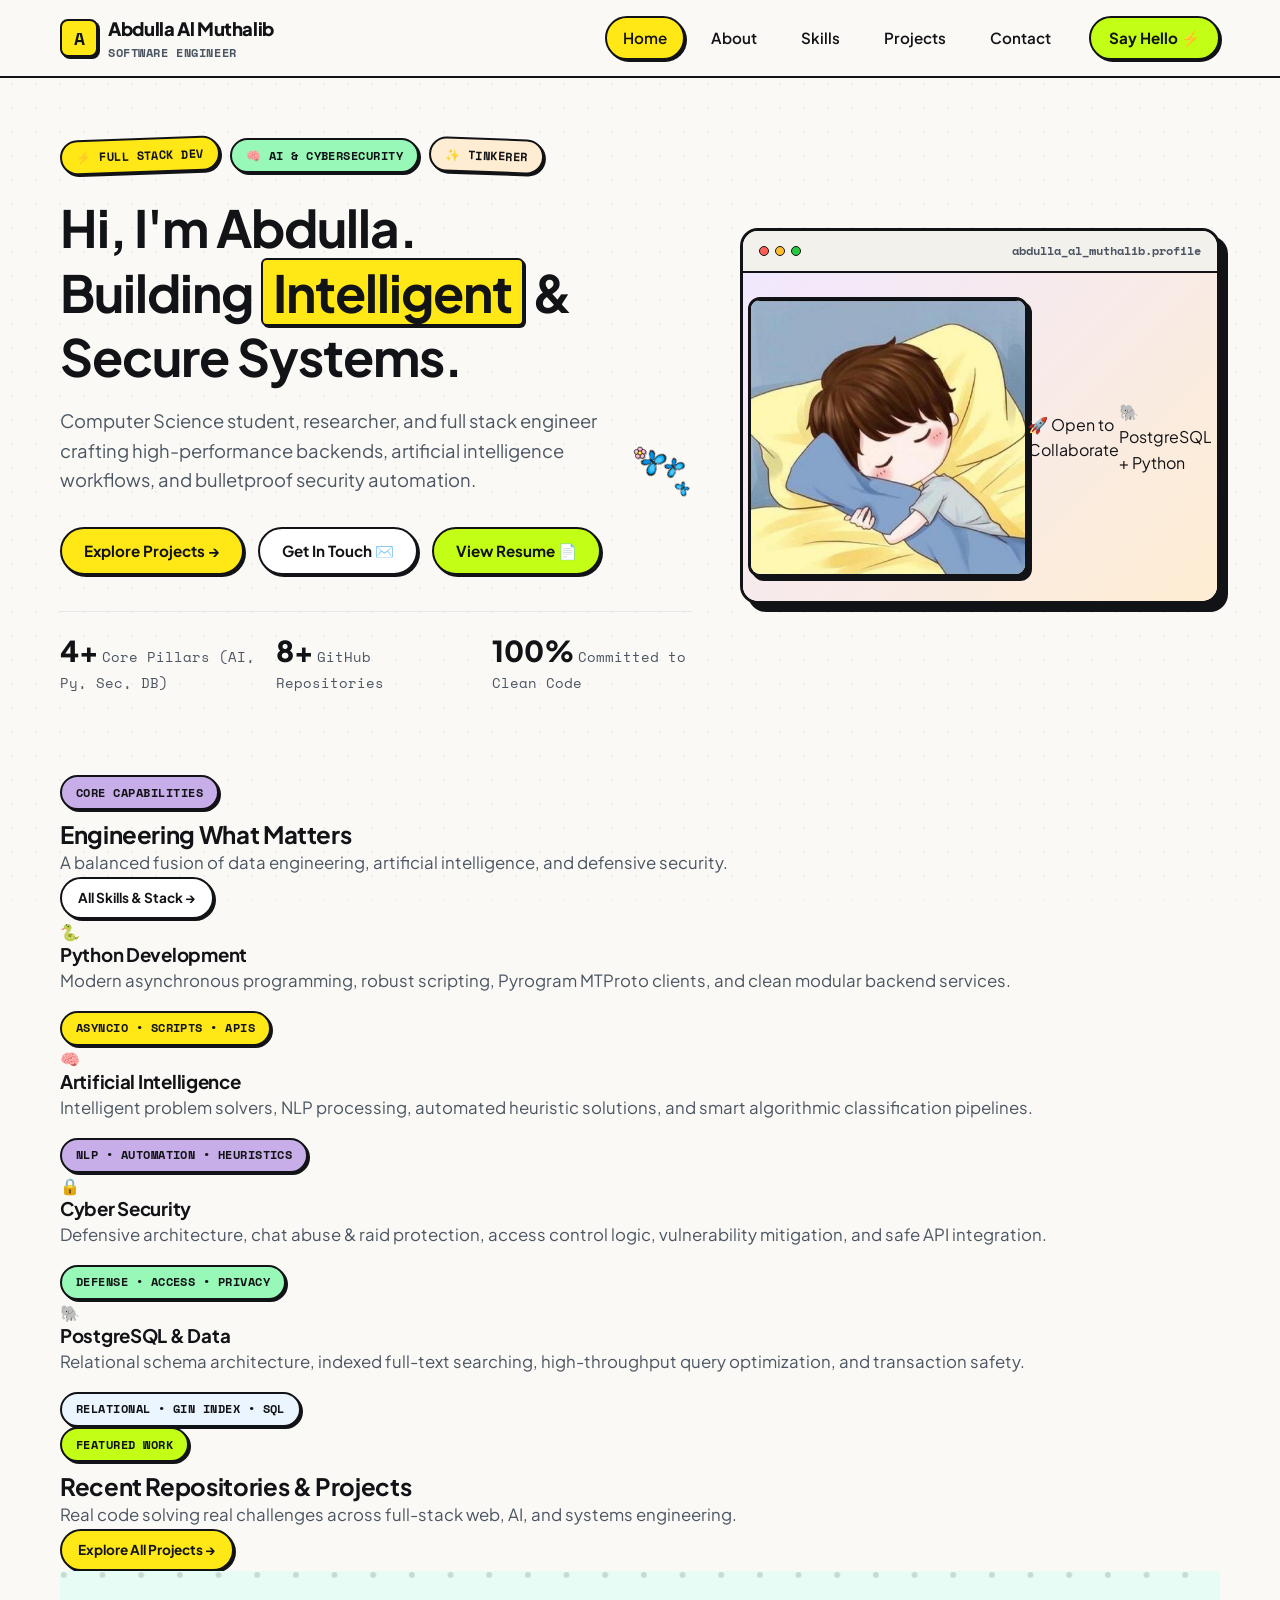
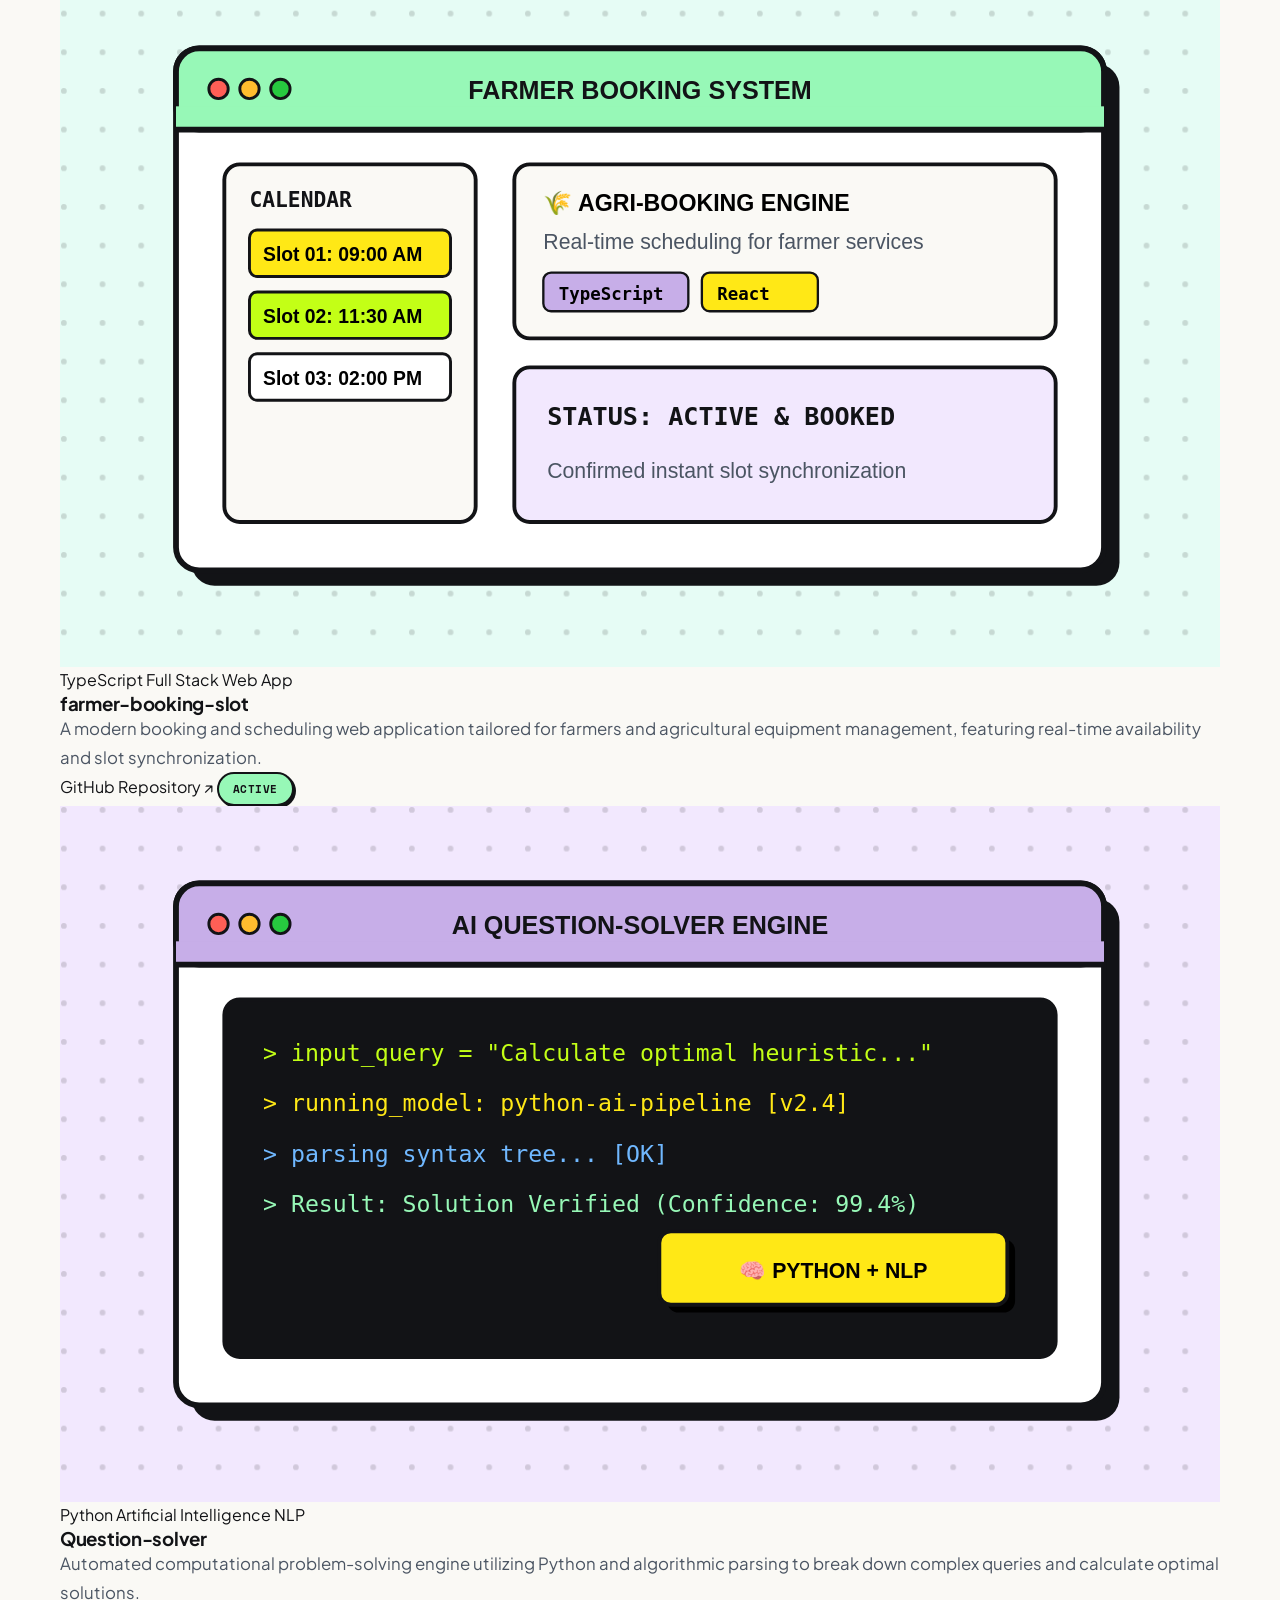
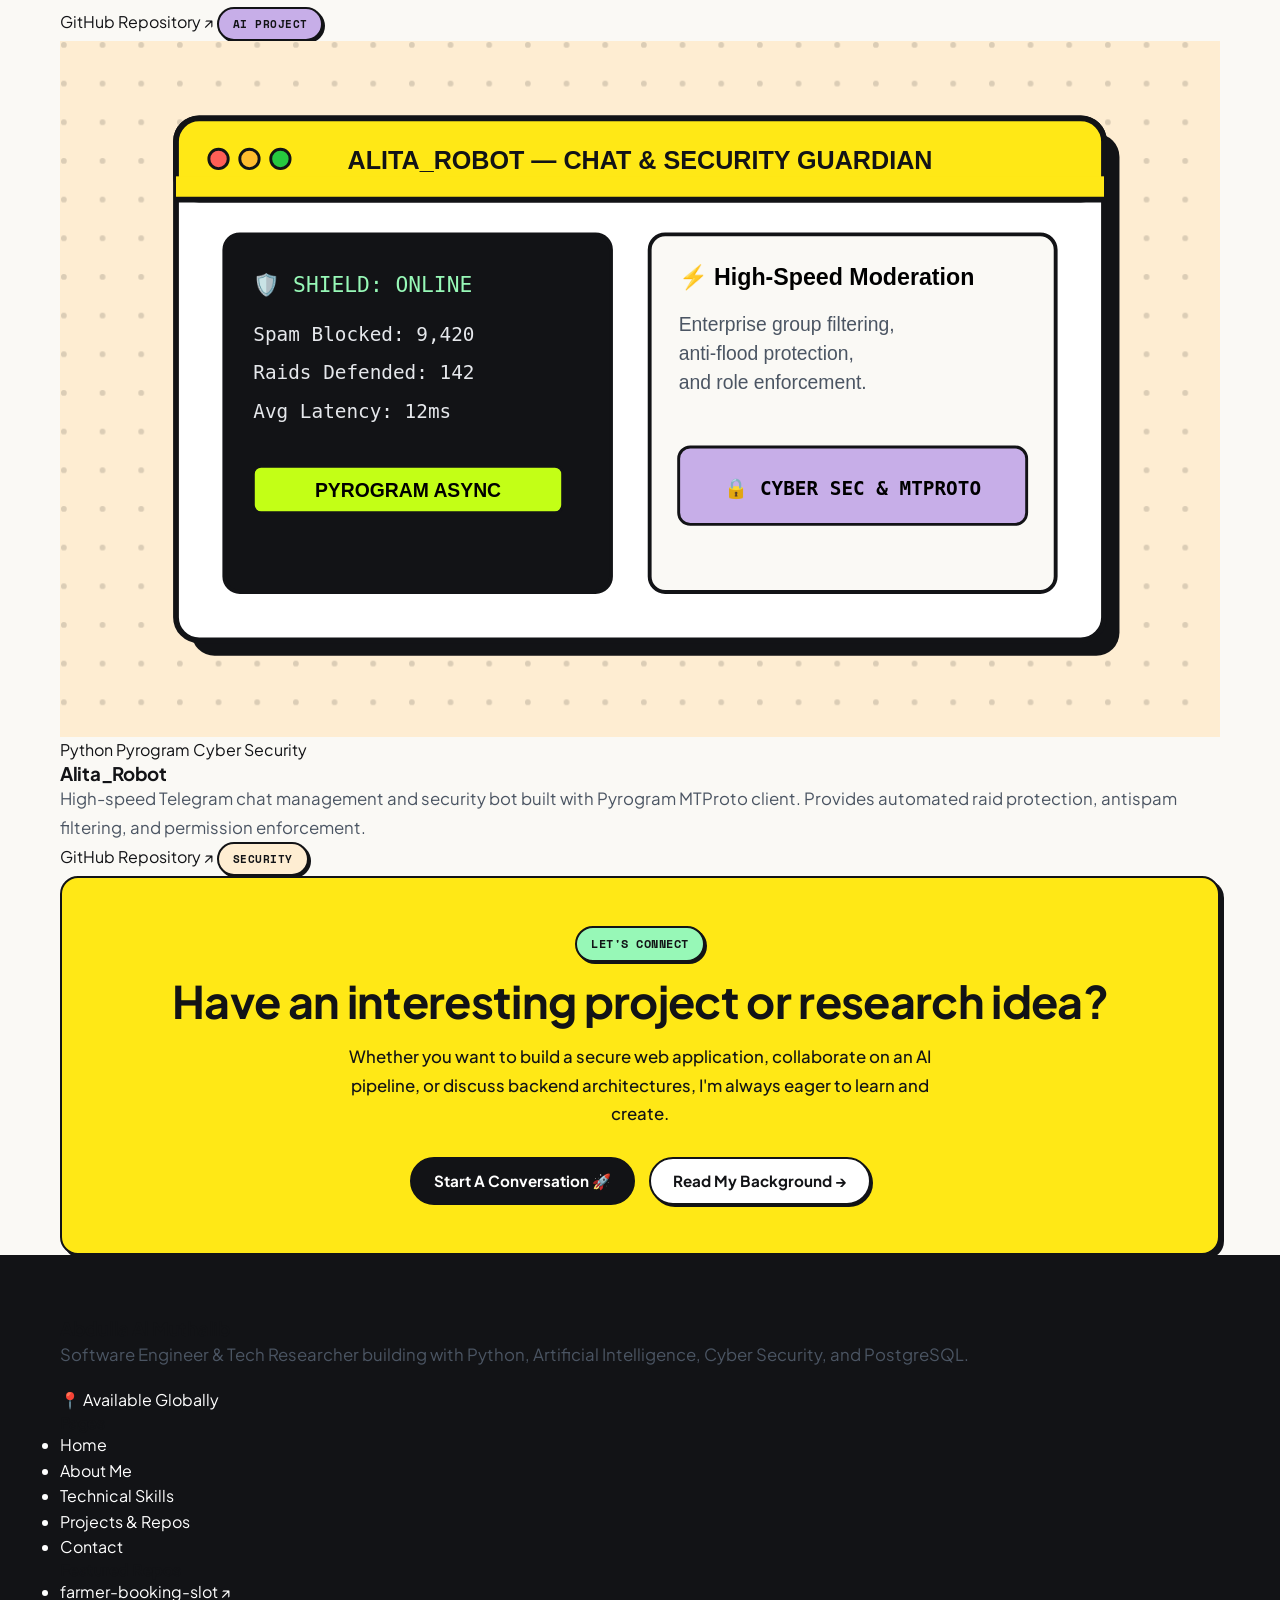
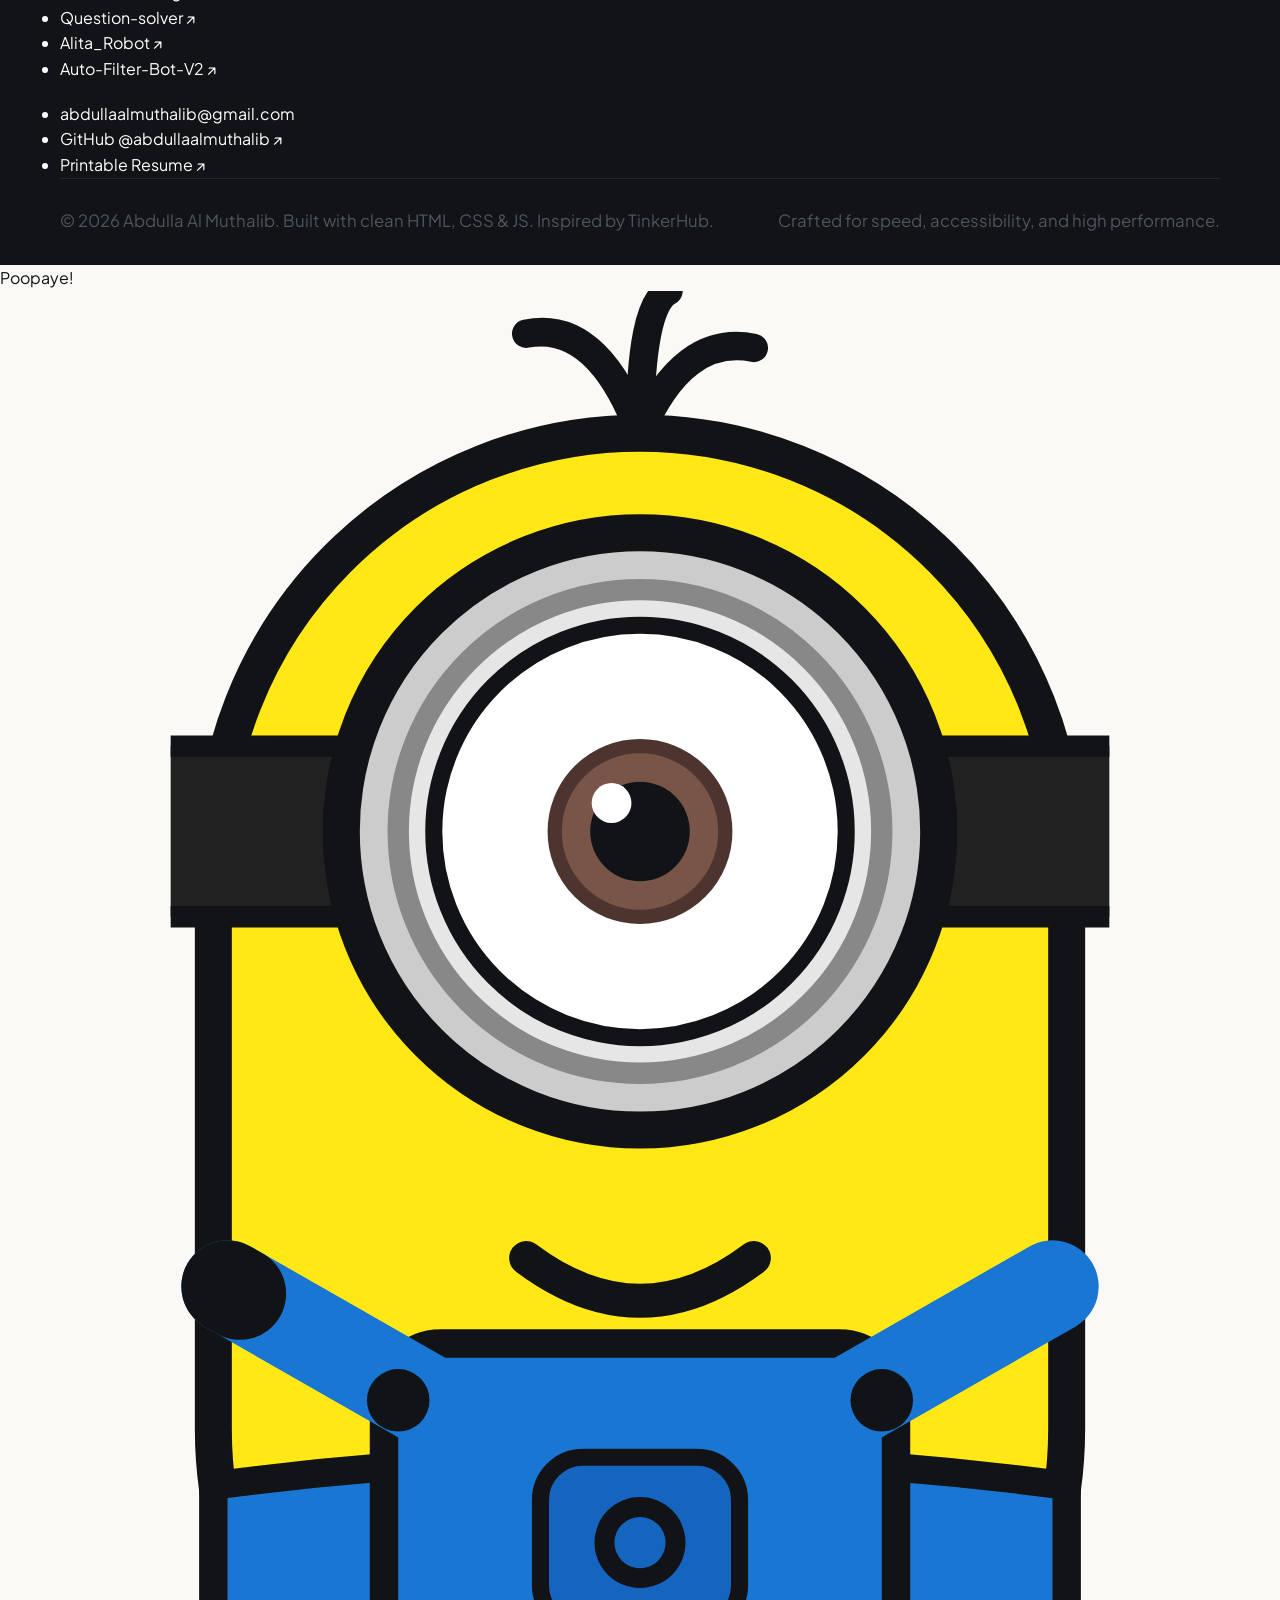
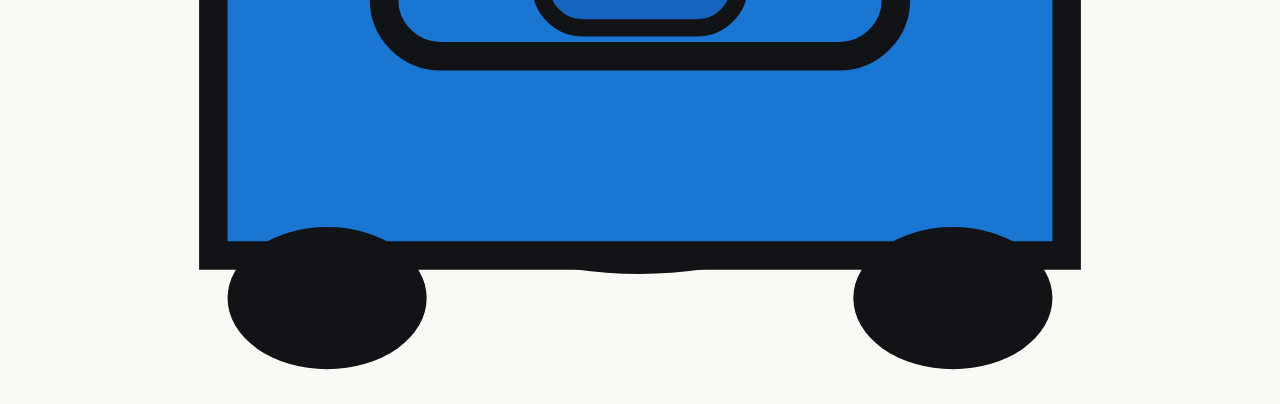
<file: index.html>
<!DOCTYPE html>
<html lang="en">
<head>
  <meta charset="UTF-8">
  <meta name="viewport" content="width=device-width, initial-scale=1.0">
  <title>Abdulla Al Muthalib — Software Engineer &amp; Full Stack Developer</title>
  <meta name="description" content="Official portfolio of Abdulla Al Muthalib — Software Engineer specializing in Python, Artificial Intelligence, Cyber Security, and PostgreSQL.">
  <link rel="stylesheet" href="css/style.css">
  <link rel="icon" type="image/svg+xml" href="data:image/svg+xml,<svg xmlns='http://www.w3.org/2000/svg' viewBox='0 0 100 100'><rect width='100' height='100' rx='20' fill='%23FFE816'/><text y='70' x='20' font-size='60' font-family='sans-serif' font-weight='bold'>A</text></svg>">
</head>
<body>
  <!-- Accessible Skip Link -->
  <a href="#main-content" class="skip-link">Skip to main content</a>

  <!-- Global Navigation Header -->
  <header class="site-header" role="banner">
    <div class="container nav-container">
      <a href="index.html" class="brand-logo" id="header-brand-logo" aria-label="Abdulla Al Muthalib Portfolio Home">
        <span class="brand-badge">A</span>
        <div class="brand-text">
          <span class="brand-name">Abdulla Al Muthalib</span>
          <span class="brand-role">Software Engineer</span>
        </div>
      </a>

      <!-- Desktop Navigation -->
      <nav role="navigation" aria-label="Main Navigation">
        <ul class="desktop-nav">
          <li><a href="index.html" class="nav-link active" id="nav-home">Home</a></li>
          <li><a href="about.html" class="nav-link" id="nav-about">About</a></li>
          <li><a href="skills.html" class="nav-link" id="nav-skills">Skills</a></li>
          <li><a href="projects.html" class="nav-link" id="nav-projects">Projects</a></li>
          <li><a href="contact.html" class="nav-link" id="nav-contact">Contact</a></li>
          <li><a href="contact.html" class="nav-cta" id="nav-hire-cta">Say Hello ⚡</a></li>
        </ul>
      </nav>

      <!-- Mobile Hamburger Button -->
      <button class="mobile-toggle" id="mobile-toggle" aria-label="Toggle navigation menu" aria-expanded="false" aria-controls="mobile-drawer">
        <span></span>
        <span></span>
        <span></span>
      </button>
    </div>

    <!-- Mobile Navigation Drawer -->
    <div class="mobile-nav-drawer" id="mobile-drawer" role="navigation" aria-label="Mobile Navigation">
      <a href="index.html" class="nav-link active" id="mobile-nav-home">🏠 Home</a>
      <a href="about.html" class="nav-link" id="mobile-nav-about">👨‍💻 About Me</a>
      <a href="skills.html" class="nav-link" id="mobile-nav-skills">⚡ Skills &amp; Tech Stack</a>
      <a href="projects.html" class="nav-link" id="mobile-nav-projects">🚀 Featured Projects</a>
      <a href="contact.html" class="nav-link" id="mobile-nav-contact">✉️ Contact</a>
      <a href="contact.html" class="btn btn-lime nav-cta" id="mobile-hire-cta">Say Hello ⚡</a>
    </div>
  </header>

  <!-- Main Content Area -->
  <main id="main-content" role="main">
    
    <!-- Hero Section -->
    <section class="hero-section">
      <div class="container">
        <div class="hero-grid">
          
          <!-- Hero Text -->
          <div class="hero-content">
            <div class="hero-badge-row">
              <span class="sticker sticker-yellow tilt-left">⚡ FULL STACK DEV</span>
              <span class="sticker sticker-mint">🧠 AI &amp; CYBERSECURITY</span>
              <span class="sticker sticker-peach tilt-right">✨ TINKERER</span>
            </div>

            <h1 class="hero-title">
              Hi, I'm Abdulla.<br>
              Building <span class="highlight-box">Intelligent</span> &amp; Secure Systems.
            </h1>

            <p class="hero-subtitle">
              Computer Science student, researcher, and full stack engineer crafting high-performance backends, artificial intelligence workflows, and bulletproof security automation.
            </p>

            <div class="hero-cta-group">
              <a href="projects.html" class="btn btn-primary" id="hero-view-projects">
                Explore Projects →
              </a>
              <a href="contact.html" class="btn btn-secondary" id="hero-contact-btn">
                Get In Touch ✉️
              </a>
              <a href="assets/documents/resume.html" class="btn btn-lime" id="hero-resume-btn" target="_blank" rel="noopener">
                View Resume 📄
              </a>
            </div>

            <!-- Stats Bar -->
            <div class="hero-stat-strip">
              <div class="stat-item">
                <span class="stat-number">4+</span>
                <span class="stat-label">Core Pillars (AI, Py, Sec, DB)</span>
              </div>
              <div class="stat-item">
                <span class="stat-number">8+</span>
                <span class="stat-label">GitHub Repositories</span>
              </div>
              <div class="stat-item">
                <span class="stat-number">100%</span>
                <span class="stat-label">Committed to Clean Code</span>
              </div>
            </div>
          </div>

          <!-- Hero Visual Card (TinkerHub Frame) -->
          <div class="hero-visual-card">
            <div class="profile-frame">
              <div class="profile-frame-header">
                <div class="mac-dots">
                  <span class="mac-dot dot-red"></span>
                  <span class="mac-dot dot-yellow"></span>
                  <span class="mac-dot dot-green"></span>
                </div>
                <span class="frame-title">abdulla_al_muthalib.profile</span>
              </div>
              
              <div class="profile-img-wrap">
                <img src="assets/images/profile.jpg" alt="Abdulla Al Muthalib Profile Photo" class="profile-img" width="280" height="280" loading="eager">
                
                <!-- Floating Sticker Badges -->
                <div class="floating-badge badge-top-right">
                  <span>🚀 Open to Collaborate</span>
                </div>
                <div class="floating-badge badge-bottom-left">
                  <span>🐘 PostgreSQL + Python</span>
                </div>
              </div>
            </div>
          </div>

        </div>
      </div>
    </section>

    <!-- Core Skill Highlights Section -->
    <section class="section section-alt">
      <div class="container">
        <div class="section-header">
          <div>
            <span class="sticker sticker-purple">CORE CAPABILITIES</span>
            <h2 class="section-title" style="margin-top: 10px;">Engineering What Matters</h2>
            <p class="section-subtitle">A balanced fusion of data engineering, artificial intelligence, and defensive security.</p>
          </div>
          <a href="skills.html" class="btn btn-sm btn-secondary" id="view-all-skills-btn">All Skills &amp; Stack →</a>
        </div>

        <div class="skills-pill-grid">
          <!-- Python -->
          <div class="skill-banner-card card-python">
            <div>
              <div class="skill-banner-icon">🐍</div>
              <h3 class="skill-banner-name">Python Development</h3>
              <p class="skill-banner-desc">Modern asynchronous programming, robust scripting, Pyrogram MTProto clients, and clean modular backend services.</p>
            </div>
            <div style="margin-top: 16px;">
              <span class="sticker sticker-yellow" style="font-size: 0.72rem;">AsyncIO &bull; Scripts &bull; APIs</span>
            </div>
          </div>

          <!-- AI -->
          <div class="skill-banner-card card-ai">
            <div>
              <div class="skill-banner-icon">🧠</div>
              <h3 class="skill-banner-name">Artificial Intelligence</h3>
              <p class="skill-banner-desc">Intelligent problem solvers, NLP processing, automated heuristic solutions, and smart algorithmic classification pipelines.</p>
            </div>
            <div style="margin-top: 16px;">
              <span class="sticker sticker-purple" style="font-size: 0.72rem;">NLP &bull; Automation &bull; Heuristics</span>
            </div>
          </div>

          <!-- Cyber Security -->
          <div class="skill-banner-card card-cyber">
            <div>
              <div class="skill-banner-icon">🔒</div>
              <h3 class="skill-banner-name">Cyber Security</h3>
              <p class="skill-banner-desc">Defensive architecture, chat abuse &amp; raid protection, access control logic, vulnerability mitigation, and safe API integration.</p>
            </div>
            <div style="margin-top: 16px;">
              <span class="sticker sticker-mint" style="font-size: 0.72rem;">Defense &bull; Access &bull; Privacy</span>
            </div>
          </div>

          <!-- PostgreSQL -->
          <div class="skill-banner-card card-postgres">
            <div>
              <div class="skill-banner-icon">🐘</div>
              <h3 class="skill-banner-name">PostgreSQL &amp; Data</h3>
              <p class="skill-banner-desc">Relational schema architecture, indexed full-text searching, high-throughput query optimization, and transaction safety.</p>
            </div>
            <div style="margin-top: 16px;">
              <span class="sticker sticker-blue" style="font-size: 0.72rem;">Relational &bull; GIN Index &bull; SQL</span>
            </div>
          </div>
        </div>
      </div>
    </section>

    <!-- Featured Projects Preview -->
    <section class="section">
      <div class="container">
        <div class="section-header">
          <div>
            <span class="sticker sticker-lime">FEATURED WORK</span>
            <h2 class="section-title" style="margin-top: 10px;">Recent Repositories &amp; Projects</h2>
            <p class="section-subtitle">Real code solving real challenges across full-stack web, AI, and systems engineering.</p>
          </div>
          <a href="projects.html" class="btn btn-sm btn-primary" id="view-all-projects-btn">Explore All Projects →</a>
        </div>

        <div class="projects-grid">
          <!-- Project 1 -->
          <article class="project-card">
            <div class="project-thumbnail">
              <img src="assets/images/farmer-booking.svg" alt="Farmer Booking Slot System Preview" class="project-svg-art" loading="lazy">
            </div>
            <div class="project-body">
              <div class="project-tag-row">
                <span class="project-tag">TypeScript</span>
                <span class="project-tag">Full Stack</span>
                <span class="project-tag">Web App</span>
              </div>
              <h3 class="project-title">farmer-booking-slot</h3>
              <p class="project-desc">A modern booking and scheduling web application tailored for farmers and agricultural equipment management, featuring real-time availability and slot synchronization.</p>
              <div class="project-footer">
                <a href="https://github.com/abdullaalmuthalib/farmer-booking-slot" target="_blank" rel="noopener noreferrer" class="project-link" id="proj-farmer-link">
                  GitHub Repository ↗
                </a>
                <span class="sticker sticker-mint" style="font-size: 0.7rem;">Active</span>
              </div>
            </div>
          </article>

          <!-- Project 2 -->
          <article class="project-card">
            <div class="project-thumbnail">
              <img src="assets/images/question-solver.svg" alt="Question Solver Preview" class="project-svg-art" loading="lazy">
            </div>
            <div class="project-body">
              <div class="project-tag-row">
                <span class="project-tag">Python</span>
                <span class="project-tag">Artificial Intelligence</span>
                <span class="project-tag">NLP</span>
              </div>
              <h3 class="project-title">Question-solver</h3>
              <p class="project-desc">Automated computational problem-solving engine utilizing Python and algorithmic parsing to break down complex queries and calculate optimal solutions.</p>
              <div class="project-footer">
                <a href="https://github.com/abdullaalmuthalib/Question-solver" target="_blank" rel="noopener noreferrer" class="project-link" id="proj-solver-link">
                  GitHub Repository ↗
                </a>
                <span class="sticker sticker-purple" style="font-size: 0.7rem;">AI Project</span>
              </div>
            </div>
          </article>

          <!-- Project 3 -->
          <article class="project-card">
            <div class="project-thumbnail">
              <img src="assets/images/alita-robot.svg" alt="Alita Robot Telegram Preview" class="project-svg-art" loading="lazy">
            </div>
            <div class="project-body">
              <div class="project-tag-row">
                <span class="project-tag">Python</span>
                <span class="project-tag">Pyrogram</span>
                <span class="project-tag">Cyber Security</span>
              </div>
              <h3 class="project-title">Alita_Robot</h3>
              <p class="project-desc">High-speed Telegram chat management and security bot built with Pyrogram MTProto client. Provides automated raid protection, antispam filtering, and permission enforcement.</p>
              <div class="project-footer">
                <a href="https://github.com/abdullaalmuthalib/Alita_Robot" target="_blank" rel="noopener noreferrer" class="project-link" id="proj-alita-link">
                  GitHub Repository ↗
                </a>
                <span class="sticker sticker-peach" style="font-size: 0.7rem;">Security</span>
              </div>
            </div>
          </article>
        </div>
      </div>
    </section>

    <!-- Quick Callout Banner -->
    <section class="section" style="padding-top: 0;">
      <div class="container">
        <div class="card" style="background-color: var(--accent-yellow); text-align: center; padding: 48px 24px;">
          <span class="sticker sticker-mint" style="margin-bottom: 12px;">LET'S CONNECT</span>
          <h2 style="font-size: clamp(1.8rem, 4vw, 2.8rem); margin-bottom: 16px;">Have an interesting project or research idea?</h2>
          <p style="color: var(--text-primary); max-width: 600px; margin: 0 auto 28px; font-weight: 500;">
            Whether you want to build a secure web application, collaborate on an AI pipeline, or discuss backend architectures, I'm always eager to learn and create.
          </p>
          <div style="display: flex; justify-content: center; gap: 14px; flex-wrap: wrap;">
            <a href="contact.html" class="btn btn-dark" id="banner-contact-cta">Start A Conversation 🚀</a>
            <a href="about.html" class="btn btn-secondary" id="banner-about-cta">Read My Background →</a>
          </div>
        </div>
      </div>
    </section>

  </main>

  <!-- Global Footer -->
  <footer class="site-footer" role="contentinfo">
    <div class="container">
      <div class="footer-grid">
        <!-- Col 1: Bio -->
        <div class="footer-brand">
          <h3>Abdulla Al Muthalib</h3>
          <p>Software Engineer &amp; Tech Researcher building with Python, Artificial Intelligence, Cyber Security, and PostgreSQL.</p>
          <div style="margin-top: 18px;">
            <span class="footer-badge-tag">📍 Available Globally</span>
          </div>
        </div>

        <!-- Col 2: Navigation Links -->
        <div class="footer-col">
          <h4>Pages</h4>
          <ul class="footer-nav-list">
            <li><a href="index.html" class="footer-link">Home</a></li>
            <li><a href="about.html" class="footer-link">About Me</a></li>
            <li><a href="skills.html" class="footer-link">Technical Skills</a></li>
            <li><a href="projects.html" class="footer-link">Projects &amp; Repos</a></li>
            <li><a href="contact.html" class="footer-link">Contact</a></li>
          </ul>
        </div>

        <!-- Col 3: Repositories -->
        <div class="footer-col">
          <h4>Featured Repos</h4>
          <ul class="footer-nav-list">
            <li><a href="https://github.com/abdullaalmuthalib/farmer-booking-slot" target="_blank" rel="noopener" class="footer-link">farmer-booking-slot ↗</a></li>
            <li><a href="https://github.com/abdullaalmuthalib/Question-solver" target="_blank" rel="noopener" class="footer-link">Question-solver ↗</a></li>
            <li><a href="https://github.com/abdullaalmuthalib/Alita_Robot" target="_blank" rel="noopener" class="footer-link">Alita_Robot ↗</a></li>
            <li><a href="https://github.com/abdullaalmuthalib/Auto-Filter-Bot-V2" target="_blank" rel="noopener" class="footer-link">Auto-Filter-Bot-V2 ↗</a></li>
          </ul>
        </div>

        <!-- Col 4: Contact Links -->
        <div class="footer-col">
          <h4>Get In Touch</h4>
          <ul class="footer-nav-list">
            <li><a href="mailto:abdullaalmuthalib@gmail.com" class="footer-link">abdullaalmuthalib@gmail.com</a></li>
            <li><a href="https://github.com/abdullaalmuthalib" target="_blank" rel="noopener" class="footer-link">GitHub @abdullaalmuthalib ↗</a></li>
            <li><a href="assets/documents/resume.html" target="_blank" rel="noopener" class="footer-link">Printable Resume ↗</a></li>
          </ul>
        </div>
      </div>

      <div class="footer-bottom">
        <p>&copy; <span id="current-year">2026</span> Abdulla Al Muthalib. Built with clean HTML, CSS &amp; JS. Inspired by TinkerHub.</p>
        <p>Crafted for speed, accessibility, and high performance.</p>
      </div>
    </div>
  </footer>

  <script src="js/script.js"></script>
</body>
</html>
</file>
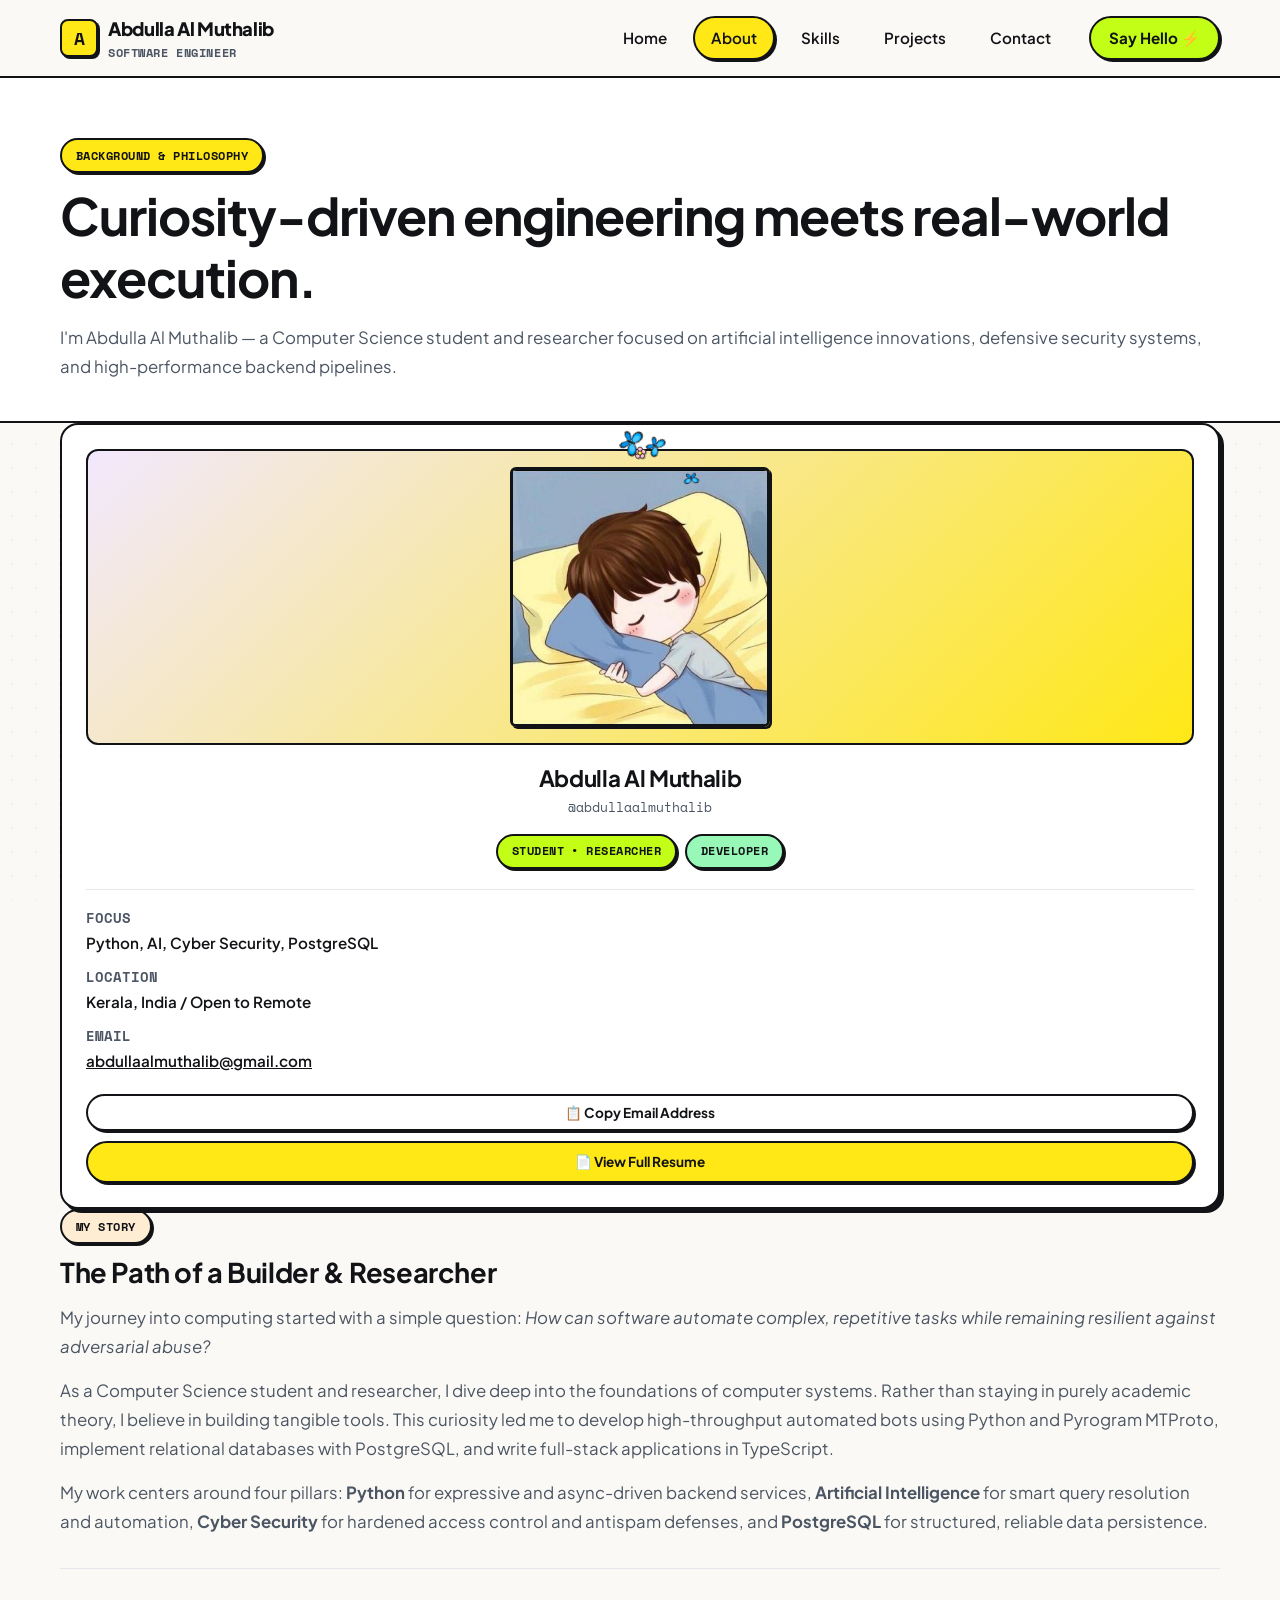
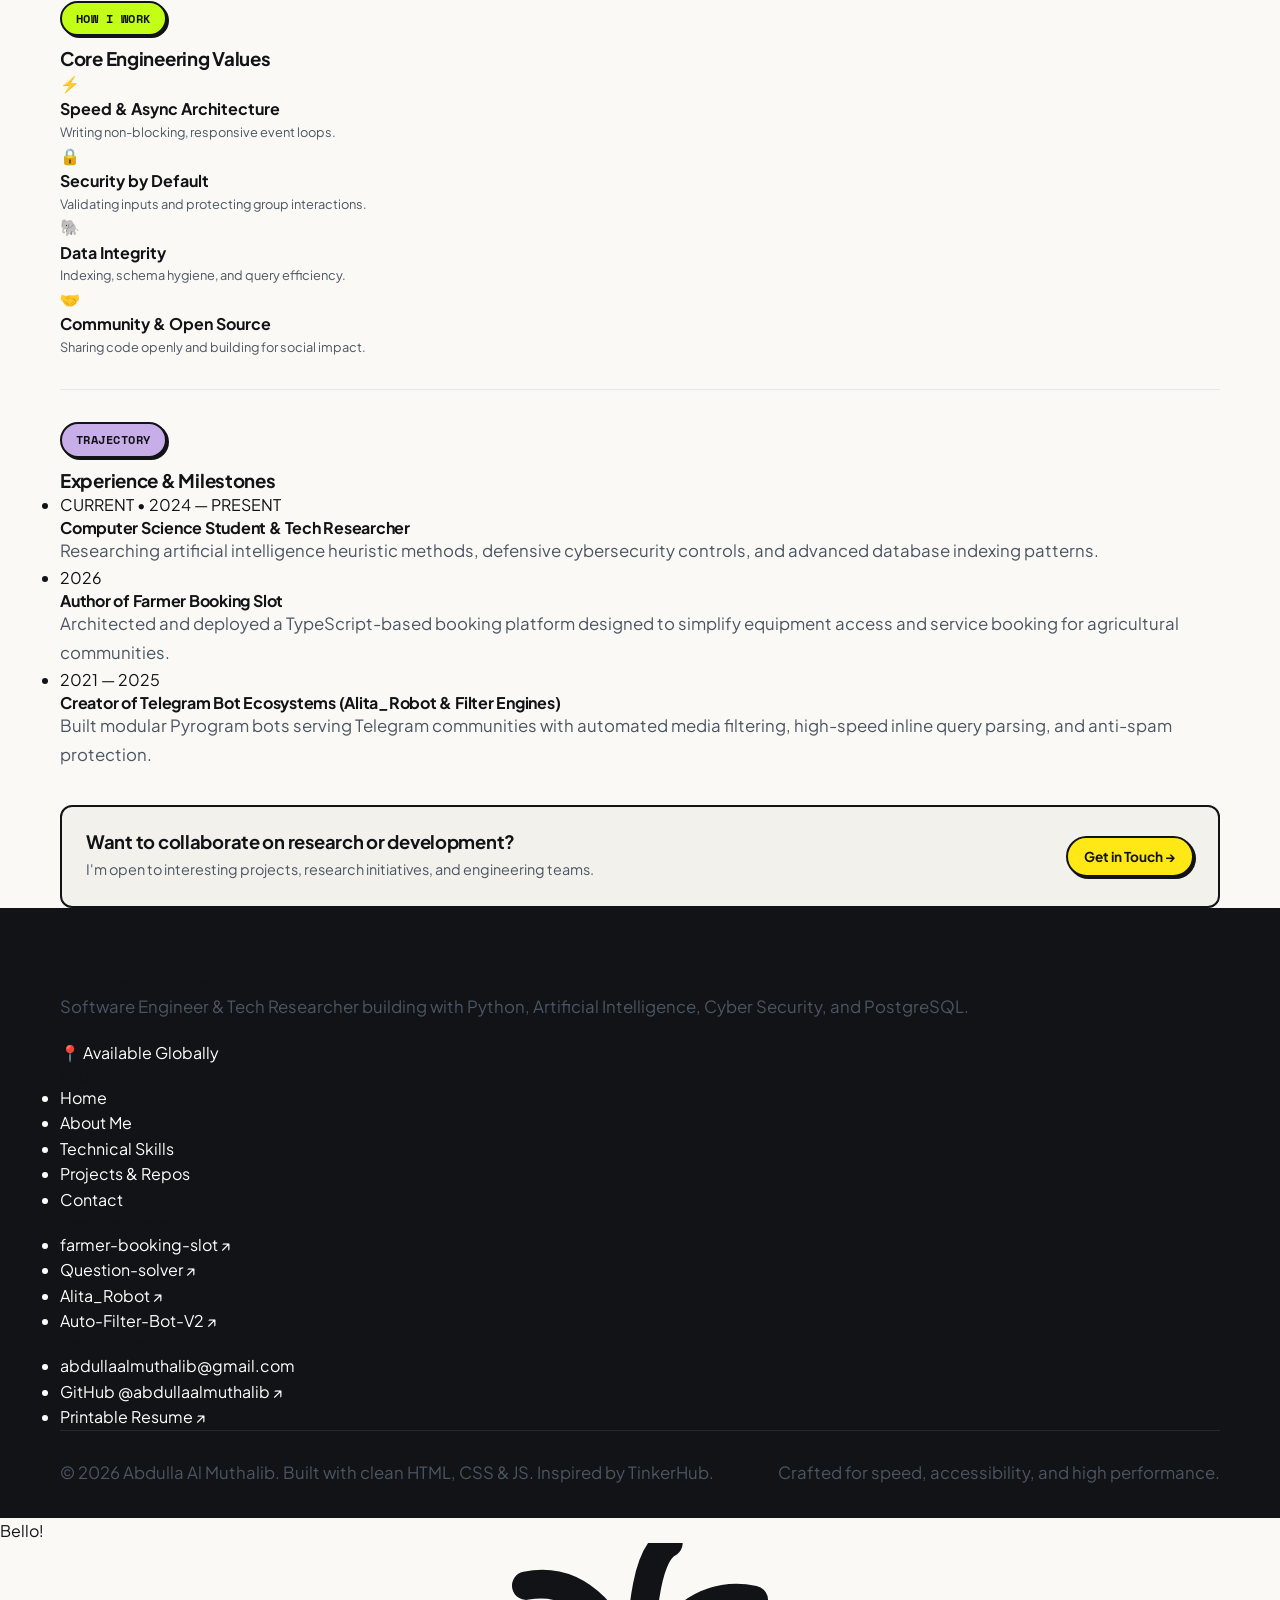
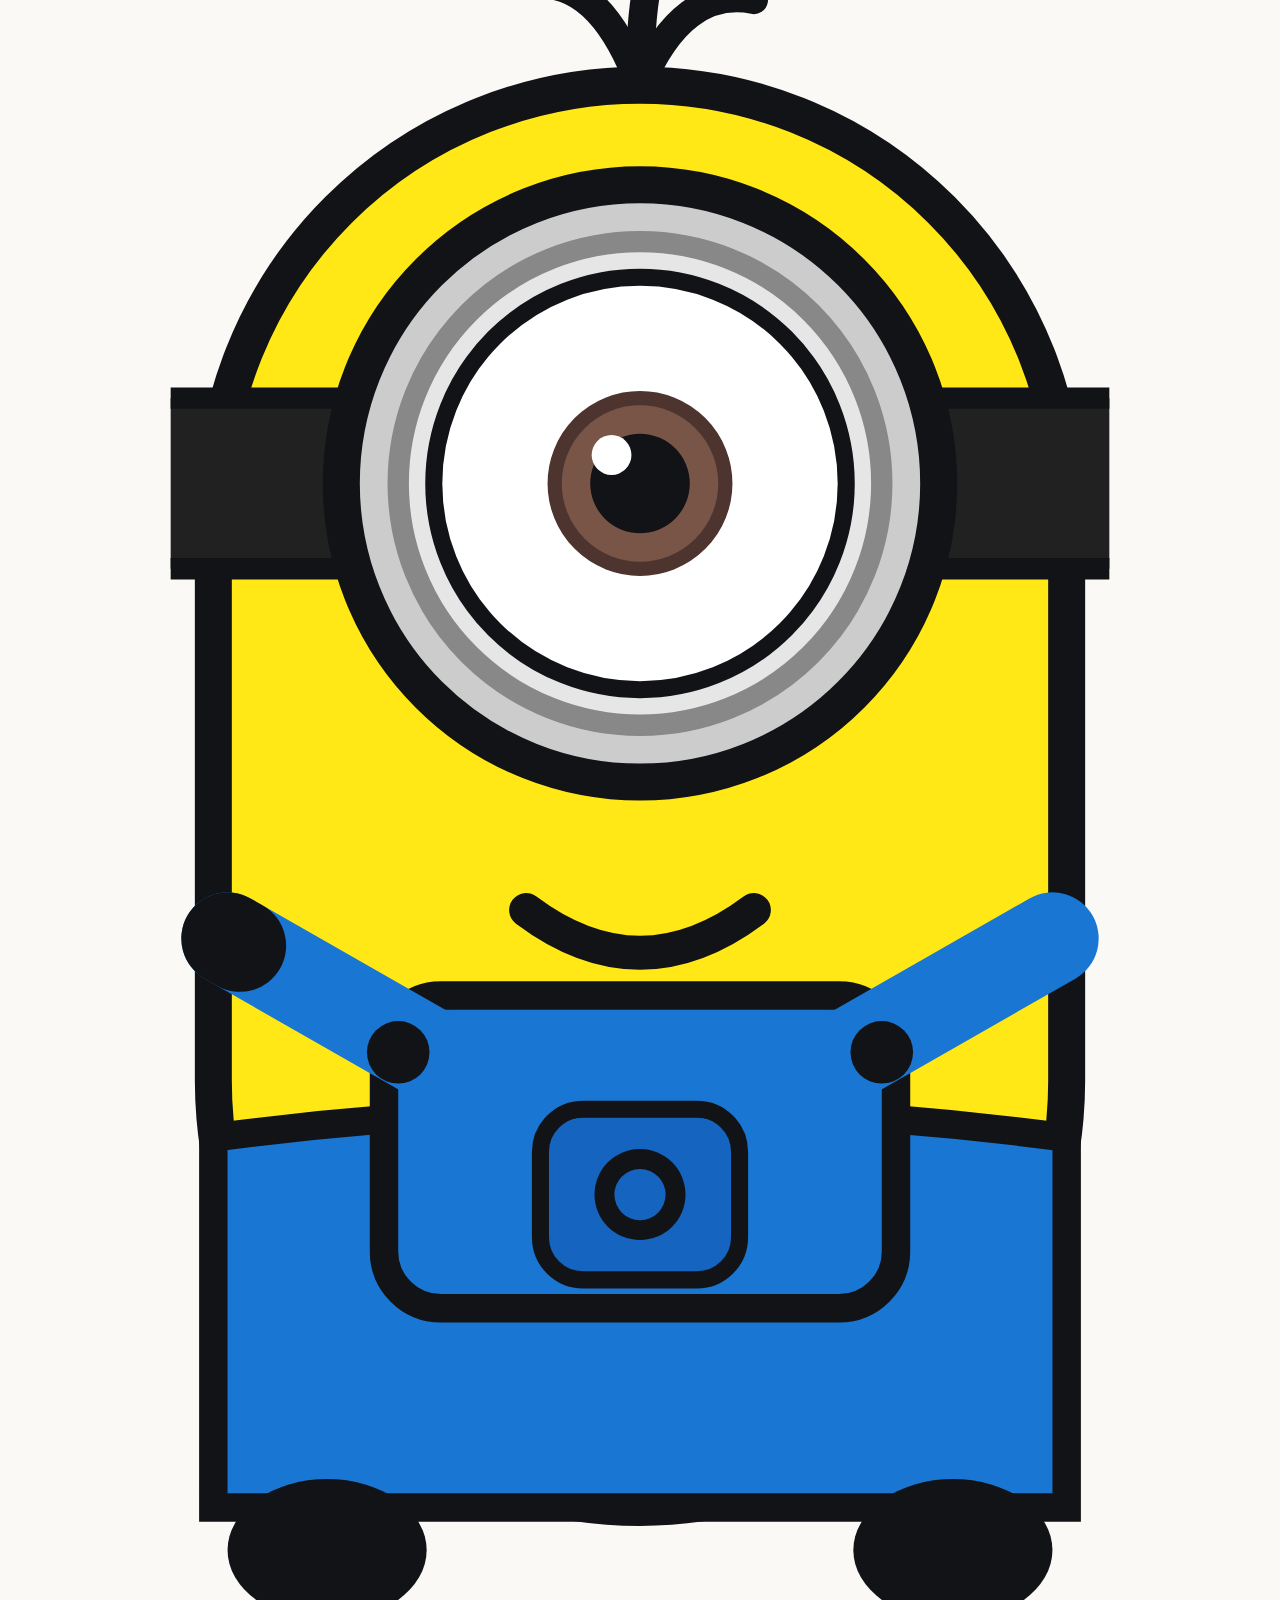
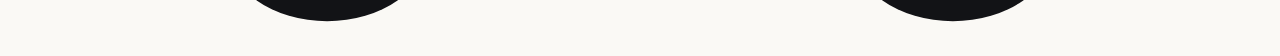
<file: about.html>
<!DOCTYPE html>
<html lang="en">
<head>
  <meta charset="UTF-8">
  <meta name="viewport" content="width=device-width, initial-scale=1.0">
  <title>About Me — Abdulla Al Muthalib</title>
  <meta name="description" content="Learn about Abdulla Al Muthalib's journey as a Computer Science student, AI and Cybersecurity researcher, and Software Engineer.">
  <link rel="stylesheet" href="css/style.css">
  <link rel="icon" type="image/svg+xml" href="data:image/svg+xml,<svg xmlns='http://www.w3.org/2000/svg' viewBox='0 0 100 100'><rect width='100' height='100' rx='20' fill='%23FFE816'/><text y='70' x='20' font-size='60' font-family='sans-serif' font-weight='bold'>A</text></svg>">
</head>
<body>
  <!-- Accessible Skip Link -->
  <a href="#main-content" class="skip-link">Skip to main content</a>

  <!-- Global Navigation Header -->
  <header class="site-header" role="banner">
    <div class="container nav-container">
      <a href="index.html" class="brand-logo" id="header-brand-logo" aria-label="Abdulla Al Muthalib Portfolio Home">
        <span class="brand-badge">A</span>
        <div class="brand-text">
          <span class="brand-name">Abdulla Al Muthalib</span>
          <span class="brand-role">Software Engineer</span>
        </div>
      </a>

      <!-- Desktop Navigation -->
      <nav role="navigation" aria-label="Main Navigation">
        <ul class="desktop-nav">
          <li><a href="index.html" class="nav-link" id="nav-home">Home</a></li>
          <li><a href="about.html" class="nav-link active" id="nav-about">About</a></li>
          <li><a href="skills.html" class="nav-link" id="nav-skills">Skills</a></li>
          <li><a href="projects.html" class="nav-link" id="nav-projects">Projects</a></li>
          <li><a href="contact.html" class="nav-link" id="nav-contact">Contact</a></li>
          <li><a href="contact.html" class="nav-cta" id="nav-hire-cta">Say Hello ⚡</a></li>
        </ul>
      </nav>

      <!-- Mobile Hamburger Button -->
      <button class="mobile-toggle" id="mobile-toggle" aria-label="Toggle navigation menu" aria-expanded="false" aria-controls="mobile-drawer">
        <span></span>
        <span></span>
        <span></span>
      </button>
    </div>

    <!-- Mobile Navigation Drawer -->
    <div class="mobile-nav-drawer" id="mobile-drawer" role="navigation" aria-label="Mobile Navigation">
      <a href="index.html" class="nav-link" id="mobile-nav-home">🏠 Home</a>
      <a href="about.html" class="nav-link active" id="mobile-nav-about">👨‍💻 About Me</a>
      <a href="skills.html" class="nav-link" id="mobile-nav-skills">⚡ Skills &amp; Tech Stack</a>
      <a href="projects.html" class="nav-link" id="mobile-nav-projects">🚀 Featured Projects</a>
      <a href="contact.html" class="nav-link" id="mobile-nav-contact">✉️ Contact</a>
      <a href="contact.html" class="btn btn-lime nav-cta" id="mobile-hire-cta">Say Hello ⚡</a>
    </div>
  </header>

  <!-- Main Content Area -->
  <main id="main-content" role="main">

    <!-- Page Hero Banner -->
    <section class="page-hero">
      <div class="container page-hero-header">
        <span class="sticker sticker-yellow">BACKGROUND &amp; PHILOSOPHY</span>
        <h1 class="page-title">Curiosity-driven engineering meets real-world execution.</h1>
        <p class="page-description">
          I'm Abdulla Al Muthalib — a Computer Science student and researcher focused on artificial intelligence innovations, defensive security systems, and high-performance backend pipelines.
        </p>
      </div>
    </section>

    <!-- Main About Content Section -->
    <section class="section">
      <div class="container">
        <div class="about-grid">

          <!-- Left Column: Photo Card & Quick Info -->
          <aside class="about-photo-panel" aria-label="Profile and quick details">
            <div class="card" style="padding: 24px; text-align: center;">
              <div style="background: linear-gradient(135deg, var(--accent-purple-light), var(--accent-yellow)); padding: 16px; border: var(--border-dark); border-radius: var(--radius-md); margin-bottom: 20px;">
                <img src="assets/images/profile.jpg" alt="Abdulla Al Muthalib" style="width: 100%; max-width: 260px; height: auto; border-radius: var(--radius-sm); border: var(--border-thick); margin: 0 auto; box-shadow: var(--shadow-sm);" loading="eager">
              </div>

              <h2 style="font-size: 1.4rem; margin-bottom: 4px;">Abdulla Al Muthalib</h2>
              <p style="font-family: var(--font-mono); font-size: 0.82rem; color: var(--text-muted); margin-bottom: 16px;">
                @abdullaalmuthalib
              </p>

              <div style="display: flex; justify-content: center; gap: 8px; flex-wrap: wrap; margin-bottom: 20px;">
                <span class="sticker sticker-lime" style="font-size: 0.72rem;">Student &bull; Researcher</span>
                <span class="sticker sticker-mint" style="font-size: 0.72rem;">Developer</span>
              </div>

              <!-- Quick Info List -->
              <div style="text-align: left; border-top: var(--border-light); padding-top: 18px; margin-bottom: 20px;">
                <div style="margin-bottom: 12px;">
                  <strong style="font-size: 0.85rem; font-family: var(--font-mono); text-transform: uppercase; color: var(--text-muted); display: block;">Focus</strong>
                  <span style="font-size: 0.95rem; font-weight: 600;">Python, AI, Cyber Security, PostgreSQL</span>
                </div>
                <div style="margin-bottom: 12px;">
                  <strong style="font-size: 0.85rem; font-family: var(--font-mono); text-transform: uppercase; color: var(--text-muted); display: block;">Location</strong>
                  <span style="font-size: 0.95rem; font-weight: 600;">Kerala, India / Open to Remote</span>
                </div>
                <div>
                  <strong style="font-size: 0.85rem; font-family: var(--font-mono); text-transform: uppercase; color: var(--text-muted); display: block;">Email</strong>
                  <a href="mailto:abdullaalmuthalib@gmail.com" style="font-size: 0.95rem; font-weight: 600; color: var(--text-primary); text-decoration: underline;">
                    abdullaalmuthalib@gmail.com
                  </a>
                </div>
              </div>

              <div style="display: flex; flex-direction: column; gap: 10px;">
                <button class="btn btn-secondary btn-sm" data-copy-email="abdullaalmuthalib@gmail.com" id="copy-email-btn">
                  📋 Copy Email Address
                </button>
                <a href="assets/documents/resume.html" target="_blank" rel="noopener" class="btn btn-primary btn-sm" id="about-resume-link">
                  📄 View Full Resume
                </a>
              </div>
            </div>
          </aside>

          <!-- Right Column: Biography & Milestones -->
          <div class="about-details-card">
            
            <div class="about-story-section">
              <span class="sticker sticker-peach">MY STORY</span>
              <h2 style="font-size: 1.7rem; margin: 12px 0 16px;">The Path of a Builder &amp; Researcher</h2>
              <p style="margin-bottom: 16px;">
                My journey into computing started with a simple question: <em>How can software automate complex, repetitive tasks while remaining resilient against adversarial abuse?</em>
              </p>
              <p style="margin-bottom: 16px;">
                As a Computer Science student and researcher, I dive deep into the foundations of computer systems. Rather than staying in purely academic theory, I believe in building tangible tools. This curiosity led me to develop high-throughput automated bots using Python and Pyrogram MTProto, implement relational databases with PostgreSQL, and write full-stack applications in TypeScript.
              </p>
              <p>
                My work centers around four pillars: <strong>Python</strong> for expressive and async-driven backend services, <strong>Artificial Intelligence</strong> for smart query resolution and automation, <strong>Cyber Security</strong> for hardened access control and antispam defenses, and <strong>PostgreSQL</strong> for structured, reliable data persistence.
              </p>
            </div>

            <hr style="border: none; border-top: var(--border-light); margin: 32px 0;">

            <!-- Core Principles / Values -->
            <div class="about-story-section">
              <span class="sticker sticker-lime">HOW I WORK</span>
              <h3 style="margin-top: 12px;">Core Engineering Values</h3>
              
              <div class="interest-tag-grid">
                <div class="interest-tag">
                  <span>⚡</span>
                  <div>
                    <strong>Speed &amp; Async Architecture</strong>
                    <div style="font-size: 0.8rem; color: var(--text-muted); font-weight: normal;">Writing non-blocking, responsive event loops.</div>
                  </div>
                </div>

                <div class="interest-tag">
                  <span>🔒</span>
                  <div>
                    <strong>Security by Default</strong>
                    <div style="font-size: 0.8rem; color: var(--text-muted); font-weight: normal;">Validating inputs and protecting group interactions.</div>
                  </div>
                </div>

                <div class="interest-tag">
                  <span>🐘</span>
                  <div>
                    <strong>Data Integrity</strong>
                    <div style="font-size: 0.8rem; color: var(--text-muted); font-weight: normal;">Indexing, schema hygiene, and query efficiency.</div>
                  </div>
                </div>

                <div class="interest-tag">
                  <span>🤝</span>
                  <div>
                    <strong>Community &amp; Open Source</strong>
                    <div style="font-size: 0.8rem; color: var(--text-muted); font-weight: normal;">Sharing code openly and building for social impact.</div>
                  </div>
                </div>
              </div>
            </div>

            <hr style="border: none; border-top: var(--border-light); margin: 32px 0;">

            <!-- Timeline -->
            <div class="about-story-section">
              <span class="sticker sticker-purple">TRAJECTORY</span>
              <h3 style="margin-top: 12px;">Experience &amp; Milestones</h3>
              
              <ul class="timeline-list">
                <li class="timeline-item">
                  <div class="timeline-dot" style="background-color: var(--accent-lime);"></div>
                  <div class="timeline-date">CURRENT &bull; 2024 — PRESENT</div>
                  <h4 class="timeline-role">Computer Science Student &amp; Tech Researcher</h4>
                  <p class="timeline-desc">Researching artificial intelligence heuristic methods, defensive cybersecurity controls, and advanced database indexing patterns.</p>
                </li>

                <li class="timeline-item">
                  <div class="timeline-dot" style="background-color: var(--accent-yellow);"></div>
                  <div class="timeline-date">2026</div>
                  <h4 class="timeline-role">Author of Farmer Booking Slot</h4>
                  <p class="timeline-desc">Architected and deployed a TypeScript-based booking platform designed to simplify equipment access and service booking for agricultural communities.</p>
                </li>

                <li class="timeline-item">
                  <div class="timeline-dot" style="background-color: var(--accent-purple);"></div>
                  <div class="timeline-date">2021 — 2025</div>
                  <h4 class="timeline-role">Creator of Telegram Bot Ecosystems (Alita_Robot &amp; Filter Engines)</h4>
                  <p class="timeline-desc">Built modular Pyrogram bots serving Telegram communities with automated media filtering, high-speed inline query parsing, and anti-spam protection.</p>
                </li>
              </ul>
            </div>

            <!-- Call to Action inside About -->
            <div style="margin-top: 36px; padding: 24px; background-color: var(--bg-subtle); border: var(--border-dark); border-radius: var(--radius-md); display: flex; align-items: center; justify-content: space-between; flex-wrap: wrap; gap: 16px;">
              <div>
                <h4 style="font-size: 1.15rem; margin-bottom: 4px;">Want to collaborate on research or development?</h4>
                <p style="font-size: 0.9rem; margin: 0;">I'm open to interesting projects, research initiatives, and engineering teams.</p>
              </div>
              <a href="contact.html" class="btn btn-primary btn-sm" id="about-contact-cta">Get in Touch →</a>
            </div>

          </div>

        </div>
      </div>
    </section>

  </main>

  <!-- Global Footer -->
  <footer class="site-footer" role="contentinfo">
    <div class="container">
      <div class="footer-grid">
        <!-- Col 1: Bio -->
        <div class="footer-brand">
          <h3>Abdulla Al Muthalib</h3>
          <p>Software Engineer &amp; Tech Researcher building with Python, Artificial Intelligence, Cyber Security, and PostgreSQL.</p>
          <div style="margin-top: 18px;">
            <span class="footer-badge-tag">📍 Available Globally</span>
          </div>
        </div>

        <!-- Col 2: Navigation Links -->
        <div class="footer-col">
          <h4>Pages</h4>
          <ul class="footer-nav-list">
            <li><a href="index.html" class="footer-link">Home</a></li>
            <li><a href="about.html" class="footer-link">About Me</a></li>
            <li><a href="skills.html" class="footer-link">Technical Skills</a></li>
            <li><a href="projects.html" class="footer-link">Projects &amp; Repos</a></li>
            <li><a href="contact.html" class="footer-link">Contact</a></li>
          </ul>
        </div>

        <!-- Col 3: Repositories -->
        <div class="footer-col">
          <h4>Featured Repos</h4>
          <ul class="footer-nav-list">
            <li><a href="https://github.com/abdullaalmuthalib/farmer-booking-slot" target="_blank" rel="noopener" class="footer-link">farmer-booking-slot ↗</a></li>
            <li><a href="https://github.com/abdullaalmuthalib/Question-solver" target="_blank" rel="noopener" class="footer-link">Question-solver ↗</a></li>
            <li><a href="https://github.com/abdullaalmuthalib/Alita_Robot" target="_blank" rel="noopener" class="footer-link">Alita_Robot ↗</a></li>
            <li><a href="https://github.com/abdullaalmuthalib/Auto-Filter-Bot-V2" target="_blank" rel="noopener" class="footer-link">Auto-Filter-Bot-V2 ↗</a></li>
          </ul>
        </div>

        <!-- Col 4: Contact Links -->
        <div class="footer-col">
          <h4>Get In Touch</h4>
          <ul class="footer-nav-list">
            <li><a href="mailto:abdullaalmuthalib@gmail.com" class="footer-link">abdullaalmuthalib@gmail.com</a></li>
            <li><a href="https://github.com/abdullaalmuthalib" target="_blank" rel="noopener" class="footer-link">GitHub @abdullaalmuthalib ↗</a></li>
            <li><a href="assets/documents/resume.html" target="_blank" rel="noopener" class="footer-link">Printable Resume ↗</a></li>
          </ul>
        </div>
      </div>

      <div class="footer-bottom">
        <p>&copy; <span id="current-year">2026</span> Abdulla Al Muthalib. Built with clean HTML, CSS &amp; JS. Inspired by TinkerHub.</p>
        <p>Crafted for speed, accessibility, and high performance.</p>
      </div>
    </div>
  </footer>

  <script src="js/script.js"></script>
</body>
</html>
</file>
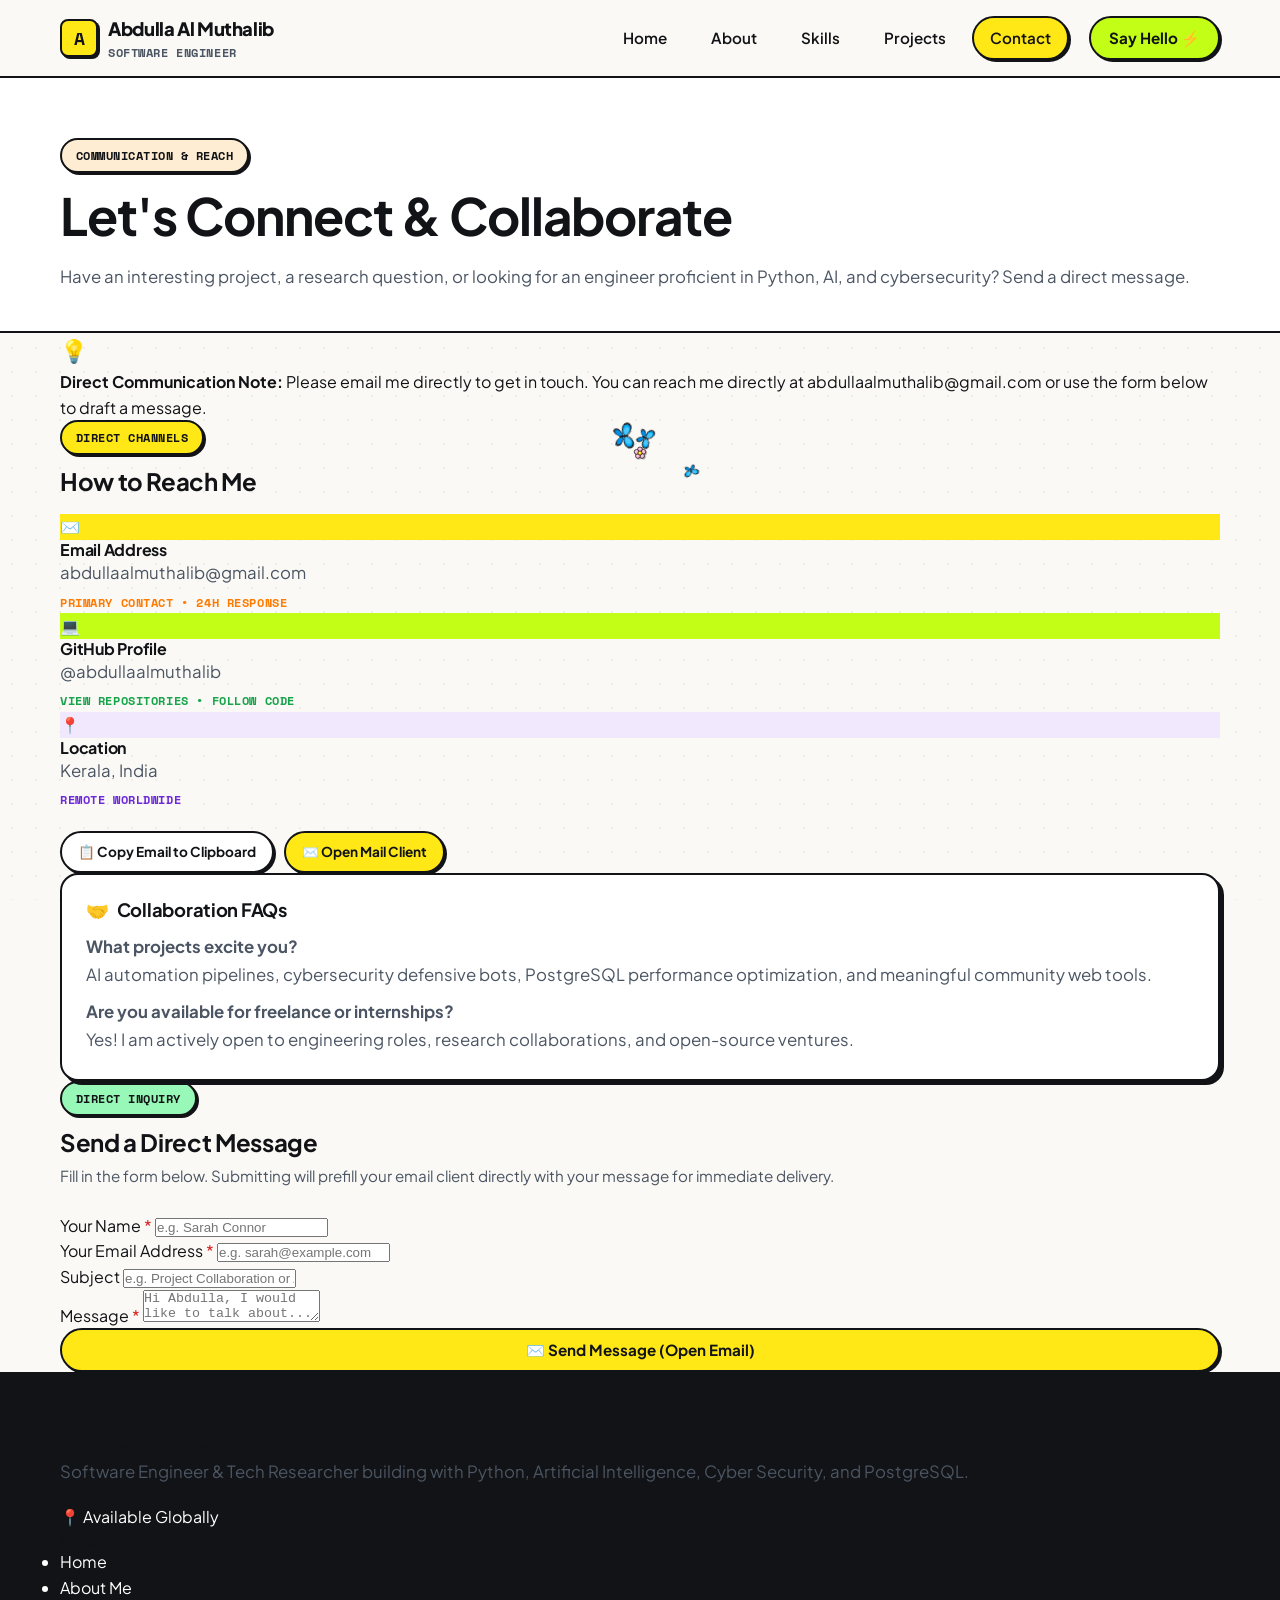
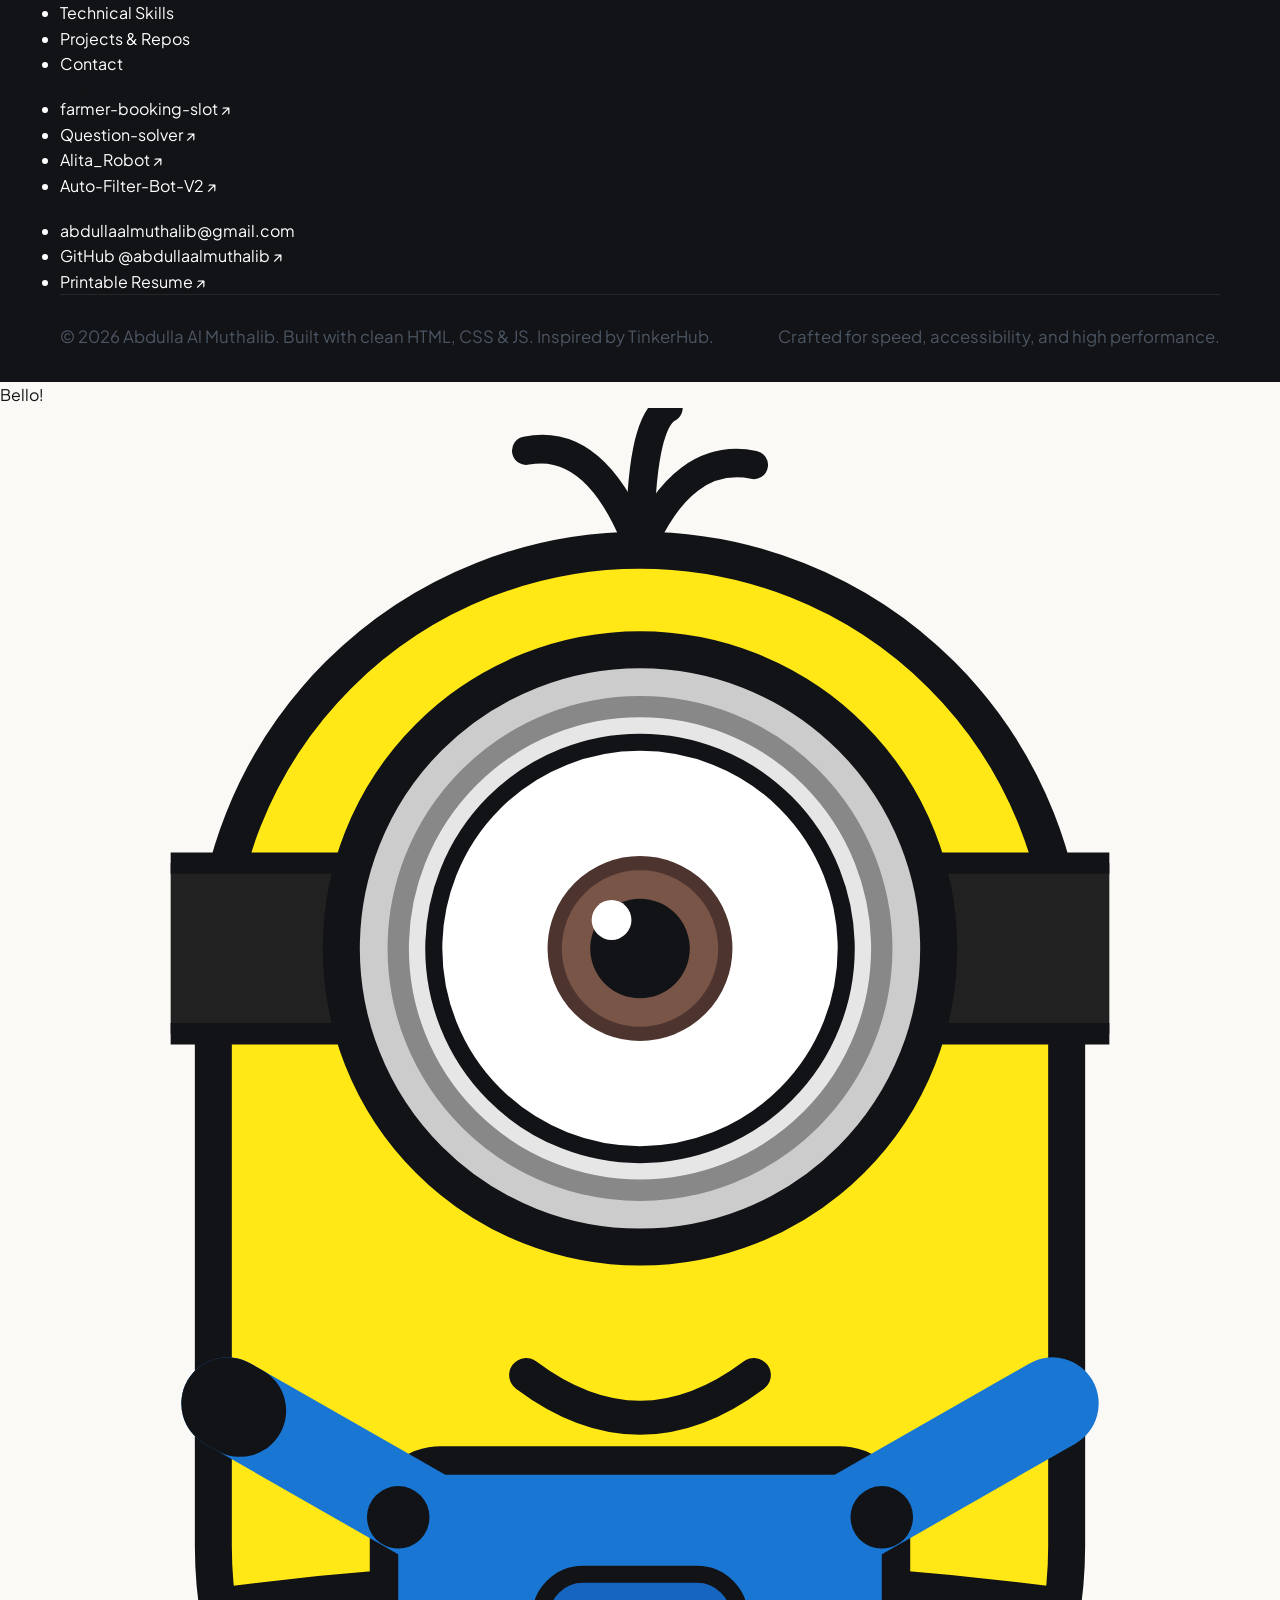
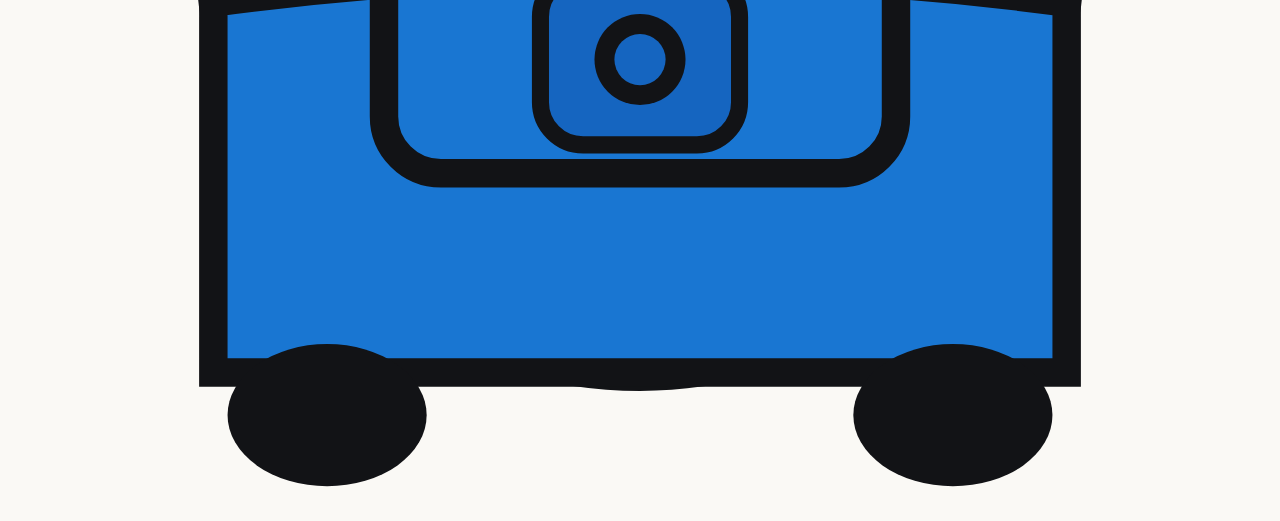
<file: contact.html>
<!DOCTYPE html>
<html lang="en">
<head>
  <meta charset="UTF-8">
  <meta name="viewport" content="width=device-width, initial-scale=1.0">
  <title>Contact — Abdulla Al Muthalib</title>
  <meta name="description" content="Get in touch with Abdulla Al Muthalib for software engineering, AI collaborations, cybersecurity research, and backend development.">
  <link rel="stylesheet" href="css/style.css">
  <link rel="icon" type="image/svg+xml" href="data:image/svg+xml,<svg xmlns='http://www.w3.org/2000/svg' viewBox='0 0 100 100'><rect width='100' height='100' rx='20' fill='%23FFE816'/><text y='70' x='20' font-size='60' font-family='sans-serif' font-weight='bold'>A</text></svg>">
</head>
<body>
  <!-- Accessible Skip Link -->
  <a href="#main-content" class="skip-link">Skip to main content</a>

  <!-- Global Navigation Header -->
  <header class="site-header" role="banner">
    <div class="container nav-container">
      <a href="index.html" class="brand-logo" id="header-brand-logo" aria-label="Abdulla Al Muthalib Portfolio Home">
        <span class="brand-badge">A</span>
        <div class="brand-text">
          <span class="brand-name">Abdulla Al Muthalib</span>
          <span class="brand-role">Software Engineer</span>
        </div>
      </a>

      <!-- Desktop Navigation -->
      <nav role="navigation" aria-label="Main Navigation">
        <ul class="desktop-nav">
          <li><a href="index.html" class="nav-link" id="nav-home">Home</a></li>
          <li><a href="about.html" class="nav-link" id="nav-about">About</a></li>
          <li><a href="skills.html" class="nav-link" id="nav-skills">Skills</a></li>
          <li><a href="projects.html" class="nav-link" id="nav-projects">Projects</a></li>
          <li><a href="contact.html" class="nav-link active" id="nav-contact">Contact</a></li>
          <li><a href="contact.html" class="nav-cta" id="nav-hire-cta">Say Hello ⚡</a></li>
        </ul>
      </nav>

      <!-- Mobile Hamburger Button -->
      <button class="mobile-toggle" id="mobile-toggle" aria-label="Toggle navigation menu" aria-expanded="false" aria-controls="mobile-drawer">
        <span></span>
        <span></span>
        <span></span>
      </button>
    </div>

    <!-- Mobile Navigation Drawer -->
    <div class="mobile-nav-drawer" id="mobile-drawer" role="navigation" aria-label="Mobile Navigation">
      <a href="index.html" class="nav-link" id="mobile-nav-home">🏠 Home</a>
      <a href="about.html" class="nav-link" id="mobile-nav-about">👨‍💻 About Me</a>
      <a href="skills.html" class="nav-link" id="mobile-nav-skills">⚡ Skills &amp; Tech Stack</a>
      <a href="projects.html" class="nav-link" id="mobile-nav-projects">🚀 Featured Projects</a>
      <a href="contact.html" class="nav-link active" id="mobile-nav-contact">✉️ Contact</a>
      <a href="contact.html" class="btn btn-lime nav-cta" id="mobile-hire-cta">Say Hello ⚡</a>
    </div>
  </header>

  <!-- Main Content Area -->
  <main id="main-content" role="main">

    <!-- Page Hero Banner -->
    <section class="page-hero">
      <div class="container page-hero-header">
        <span class="sticker sticker-peach">COMMUNICATION &amp; REACH</span>
        <h1 class="page-title">Let's Connect &amp; Collaborate</h1>
        <p class="page-description">
          Have an interesting project, a research question, or looking for an engineer proficient in Python, AI, and cybersecurity? Send a direct message.
        </p>
      </div>
    </section>

    <!-- Contact Form & Methods Section -->
    <section class="section">
      <div class="container">

        <!-- Direct Static Email Banner (Requirement) -->
        <div class="static-contact-notice">
          <span style="font-size: 1.4rem;">💡</span>
          <div>
            <strong>Direct Communication Note:</strong> Please email me directly to get in touch. 
            You can reach me directly at <a href="mailto:abdullaalmuthalib@gmail.com">abdullaalmuthalib@gmail.com</a> or use the form below to draft a message.
          </div>
        </div>

        <div class="contact-grid">

          <!-- Left Column: Direct Contact Details -->
          <div class="contact-info-panel">
            
            <div class="contact-card-box">
              <span class="sticker sticker-yellow" style="margin-bottom: 12px;">DIRECT CHANNELS</span>
              <h2 style="font-size: 1.5rem; margin-bottom: 18px;">How to Reach Me</h2>

              <!-- Method 1: Email -->
              <a href="mailto:abdullaalmuthalib@gmail.com" class="contact-method" id="contact-email-link">
                <div class="contact-icon" style="background-color: var(--accent-yellow);">✉️</div>
                <div class="contact-details">
                  <h4>Email Address</h4>
                  <p>abdullaalmuthalib@gmail.com</p>
                  <span class="mono-tag" style="font-size: 0.72rem; color: var(--accent-orange);">Primary Contact &bull; 24h Response</span>
                </div>
              </a>

              <!-- Method 2: GitHub -->
              <a href="https://github.com/abdullaalmuthalib" target="_blank" rel="noopener noreferrer" class="contact-method" id="contact-github-link">
                <div class="contact-icon" style="background-color: var(--accent-lime);">💻</div>
                <div class="contact-details">
                  <h4>GitHub Profile</h4>
                  <p>@abdullaalmuthalib</p>
                  <span class="mono-tag" style="font-size: 0.72rem; color: #16A34A;">View Repositories &bull; Follow Code</span>
                </div>
              </a>

              <!-- Method 3: Location -->
              <div class="contact-method" style="cursor: default;">
                <div class="contact-icon" style="background-color: var(--accent-purple-light);">📍</div>
                <div class="contact-details">
                  <h4>Location</h4>
                  <p>Kerala, India</p>
                  <span class="mono-tag" style="font-size: 0.72rem; color: #6D28D9;">Remote Worldwide</span>
                </div>
              </div>

              <!-- Quick Action Buttons -->
              <div style="display: flex; gap: 10px; margin-top: 20px; flex-wrap: wrap;">
                <button class="btn btn-secondary btn-sm" data-copy-email="abdullaalmuthalib@gmail.com" id="copy-email-contact-btn">
                  📋 Copy Email to Clipboard
                </button>
                <a href="mailto:abdullaalmuthalib@gmail.com?subject=Hello%20Abdulla" class="btn btn-primary btn-sm" id="direct-mailto-btn">
                  ✉️ Open Mail Client
                </a>
              </div>
            </div>

            <!-- FAQ Mini Card -->
            <div class="card" style="padding: 24px;">
              <h3 style="font-size: 1.15rem; margin-bottom: 12px; display: flex; align-items: center; gap: 8px;">
                <span>🤝</span> Collaboration FAQs
              </h3>
              <div style="font-size: 0.9rem; color: var(--text-muted); line-height: 1.6;">
                <p style="margin-bottom: 8px;">
                  <strong>What projects excite you?</strong><br>
                  AI automation pipelines, cybersecurity defensive bots, PostgreSQL performance optimization, and meaningful community web tools.
                </p>
                <p>
                  <strong>Are you available for freelance or internships?</strong><br>
                  Yes! I am actively open to engineering roles, research collaborations, and open-source ventures.
                </p>
              </div>
            </div>

          </div>

          <!-- Right Column: Interactive Contact Form -->
          <div class="contact-form-card">
            <span class="sticker sticker-mint" style="margin-bottom: 12px;">DIRECT INQUIRY</span>
            <h2 style="font-size: 1.5rem; margin-bottom: 6px;">Send a Direct Message</h2>
            <p style="font-size: 0.95rem; margin-bottom: 24px; color: var(--text-muted);">
              Fill in the form below. Submitting will prefill your email client directly with your message for immediate delivery.
            </p>

            <form id="contact-form" novalidate>
              
              <div class="form-group">
                <label for="name" class="form-label">Your Name <span style="color: #DC2626;">*</span></label>
                <input type="text" id="name" name="name" class="form-control" placeholder="e.g. Sarah Connor" required>
              </div>

              <div class="form-group">
                <label for="email" class="form-label">Your Email Address <span style="color: #DC2626;">*</span></label>
                <input type="email" id="email" name="email" class="form-control" placeholder="e.g. sarah@example.com" required>
              </div>

              <div class="form-group">
                <label for="subject" class="form-label">Subject</label>
                <input type="text" id="subject" name="subject" class="form-control" placeholder="e.g. Project Collaboration or AI Research">
              </div>

              <div class="form-group">
                <label for="message" class="form-label">Message <span style="color: #DC2626;">*</span></label>
                <textarea id="message" name="message" class="form-control" placeholder="Hi Abdulla, I would like to talk about..." required></textarea>
              </div>

              <button type="submit" class="btn btn-primary" id="submit-contact-btn" style="width: 100%;">
                ✉️ Send Message (Open Email)
              </button>

              <!-- Dynamic Alert Notice Box -->
              <div id="form-alert" class="form-alert" role="alert" aria-live="polite"></div>

            </form>
          </div>

        </div>

      </div>
    </section>

  </main>

  <!-- Global Footer -->
  <footer class="site-footer" role="contentinfo">
    <div class="container">
      <div class="footer-grid">
        <!-- Col 1: Bio -->
        <div class="footer-brand">
          <h3>Abdulla Al Muthalib</h3>
          <p>Software Engineer &amp; Tech Researcher building with Python, Artificial Intelligence, Cyber Security, and PostgreSQL.</p>
          <div style="margin-top: 18px;">
            <span class="footer-badge-tag">📍 Available Globally</span>
          </div>
        </div>

        <!-- Col 2: Navigation Links -->
        <div class="footer-col">
          <h4>Pages</h4>
          <ul class="footer-nav-list">
            <li><a href="index.html" class="footer-link">Home</a></li>
            <li><a href="about.html" class="footer-link">About Me</a></li>
            <li><a href="skills.html" class="footer-link">Technical Skills</a></li>
            <li><a href="projects.html" class="footer-link">Projects &amp; Repos</a></li>
            <li><a href="contact.html" class="footer-link">Contact</a></li>
          </ul>
        </div>

        <!-- Col 3: Repositories -->
        <div class="footer-col">
          <h4>Featured Repos</h4>
          <ul class="footer-nav-list">
            <li><a href="https://github.com/abdullaalmuthalib/farmer-booking-slot" target="_blank" rel="noopener" class="footer-link">farmer-booking-slot ↗</a></li>
            <li><a href="https://github.com/abdullaalmuthalib/Question-solver" target="_blank" rel="noopener" class="footer-link">Question-solver ↗</a></li>
            <li><a href="https://github.com/abdullaalmuthalib/Alita_Robot" target="_blank" rel="noopener" class="footer-link">Alita_Robot ↗</a></li>
            <li><a href="https://github.com/abdullaalmuthalib/Auto-Filter-Bot-V2" target="_blank" rel="noopener" class="footer-link">Auto-Filter-Bot-V2 ↗</a></li>
          </ul>
        </div>

        <!-- Col 4: Contact Links -->
        <div class="footer-col">
          <h4>Get In Touch</h4>
          <ul class="footer-nav-list">
            <li><a href="mailto:abdullaalmuthalib@gmail.com" class="footer-link">abdullaalmuthalib@gmail.com</a></li>
            <li><a href="https://github.com/abdullaalmuthalib" target="_blank" rel="noopener" class="footer-link">GitHub @abdullaalmuthalib ↗</a></li>
            <li><a href="assets/documents/resume.html" target="_blank" rel="noopener" class="footer-link">Printable Resume ↗</a></li>
          </ul>
        </div>
      </div>

      <div class="footer-bottom">
        <p>&copy; <span id="current-year">2026</span> Abdulla Al Muthalib. Built with clean HTML, CSS &amp; JS. Inspired by TinkerHub.</p>
        <p>Crafted for speed, accessibility, and high performance.</p>
      </div>
    </div>
  </footer>

  <script src="js/script.js"></script>
</body>
</html>
</file>
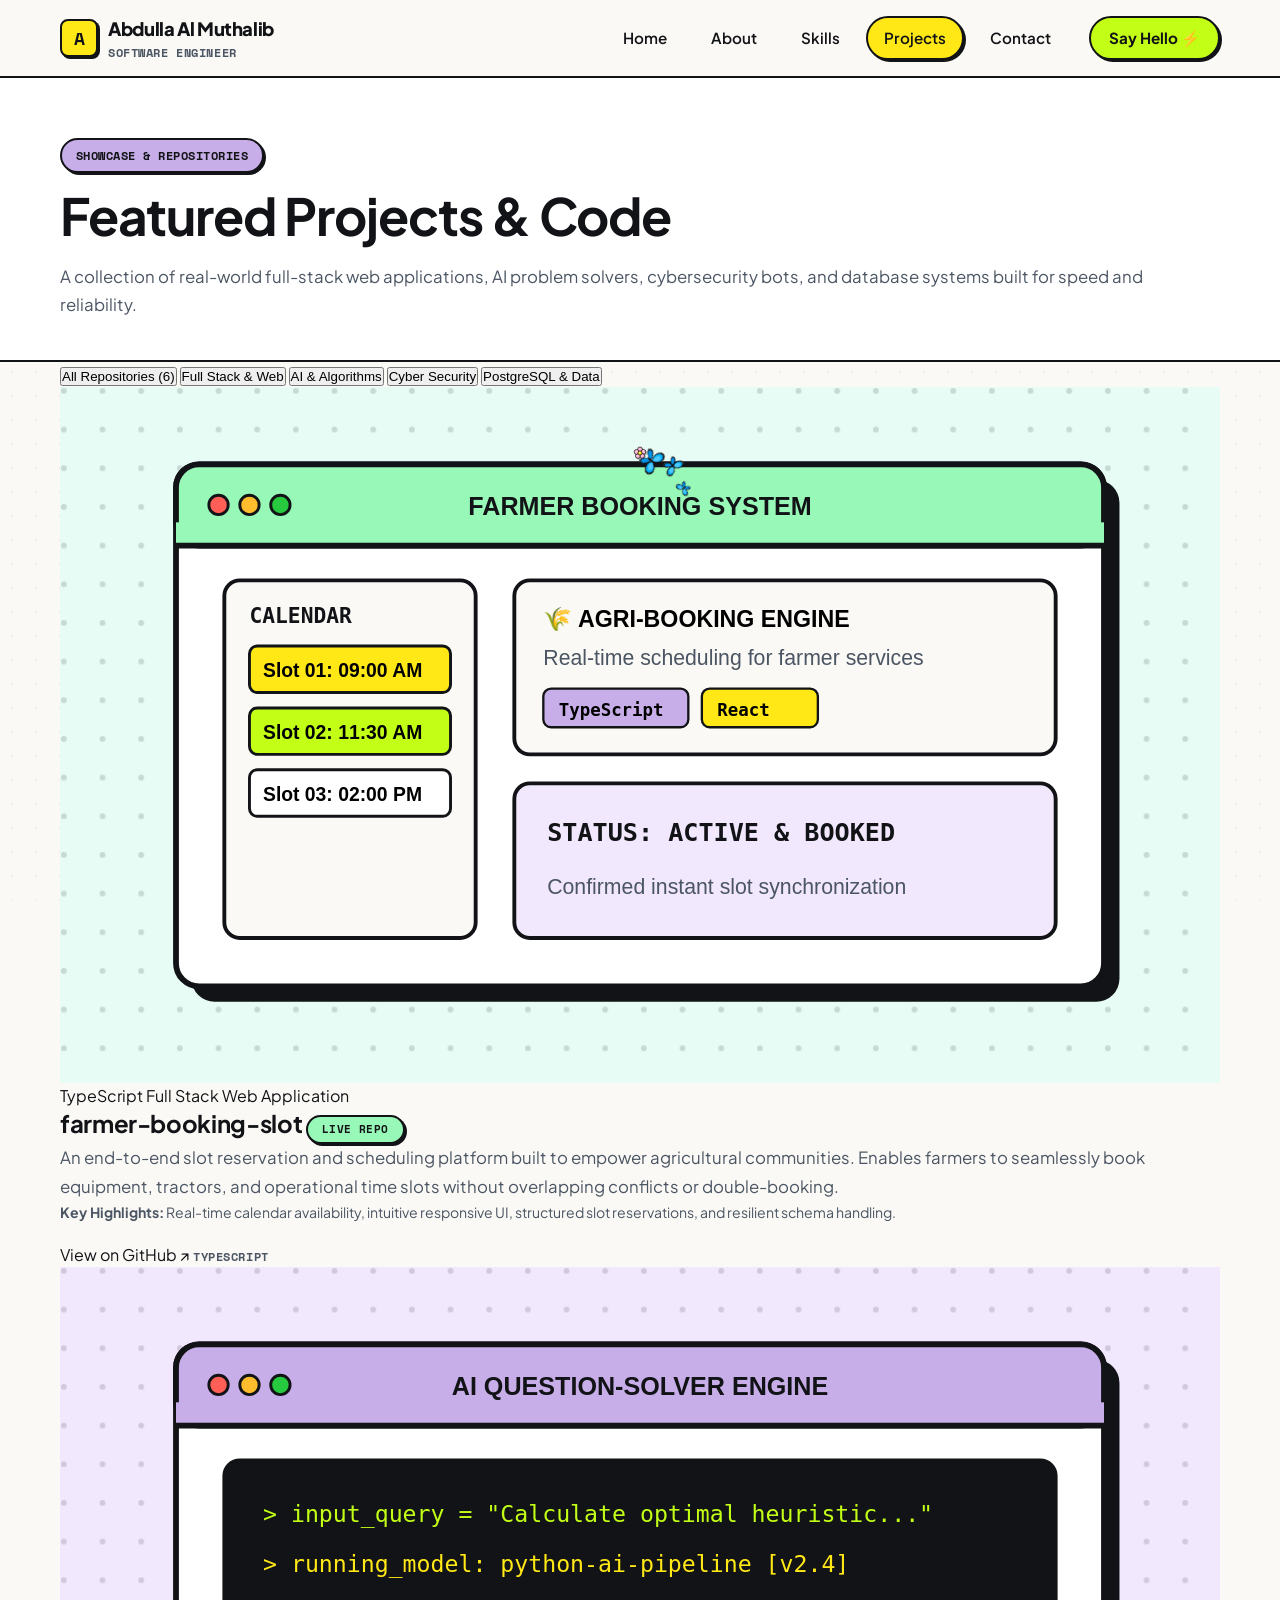
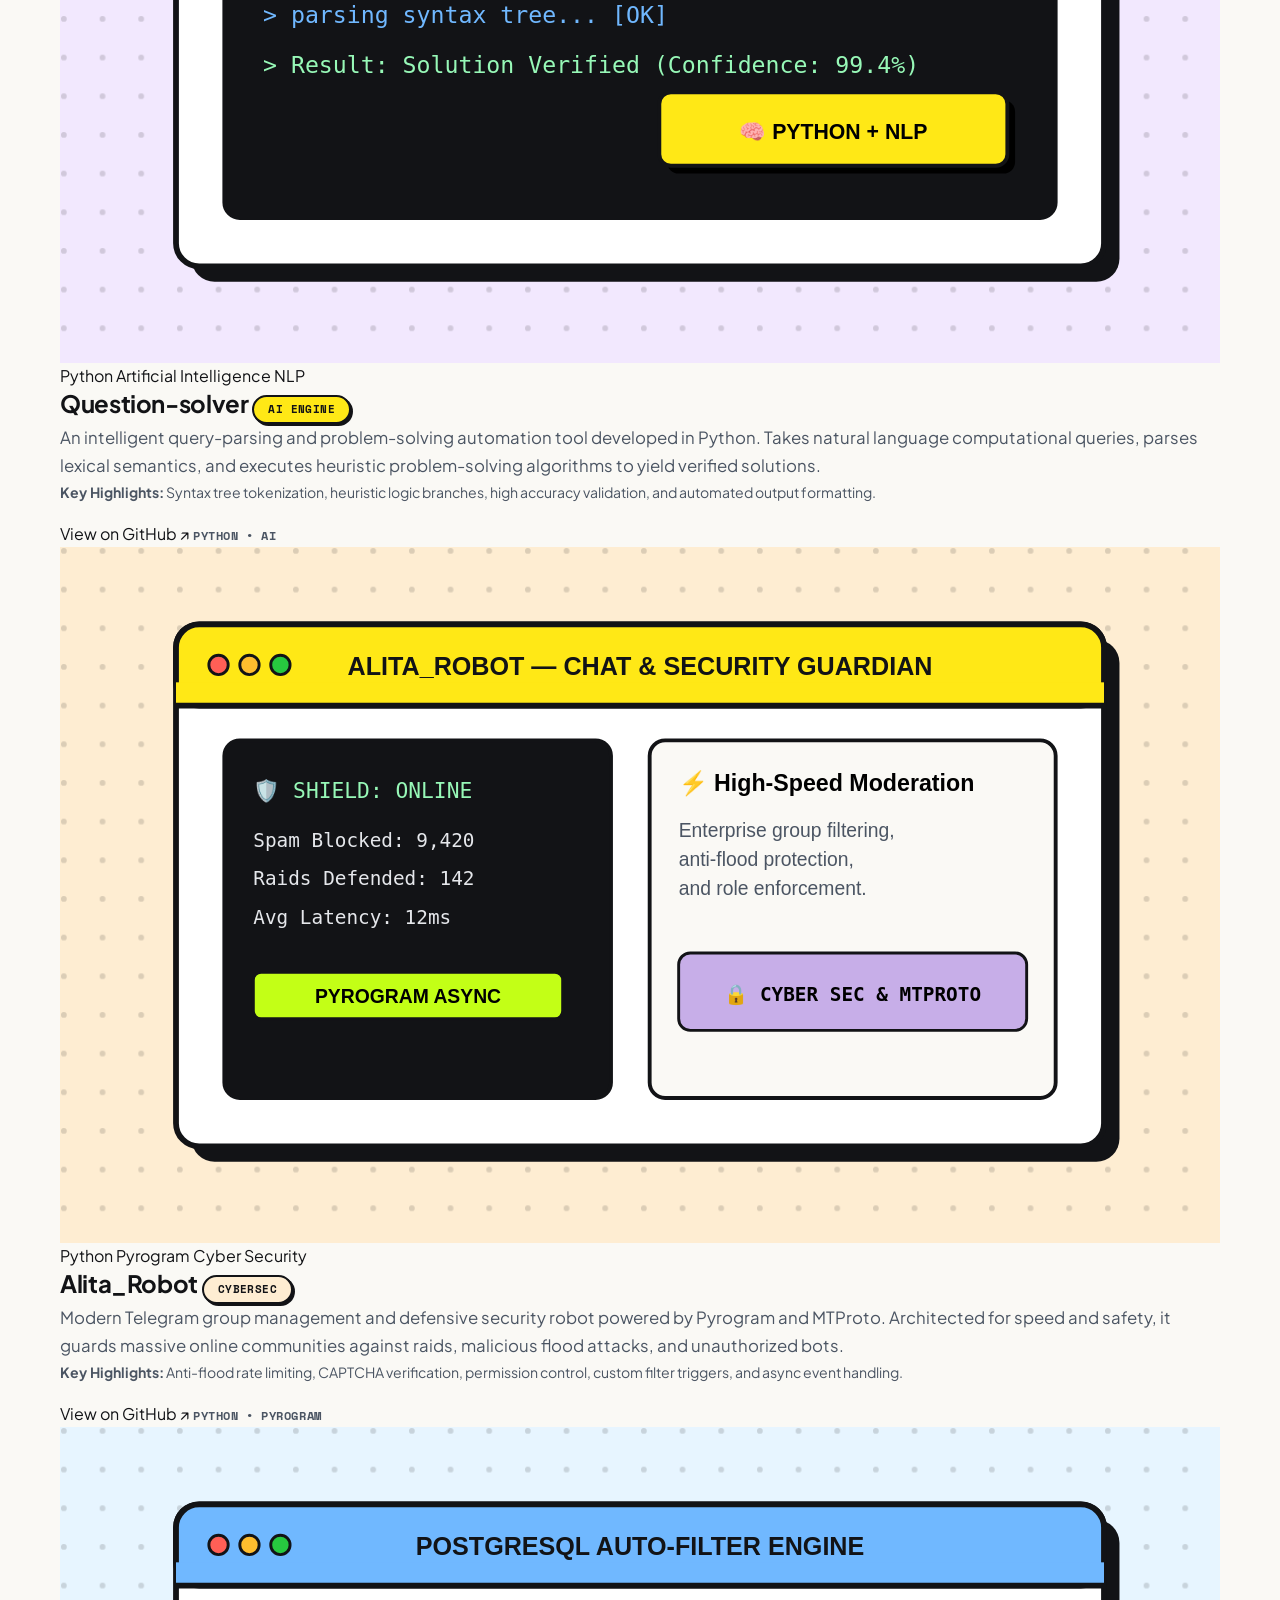
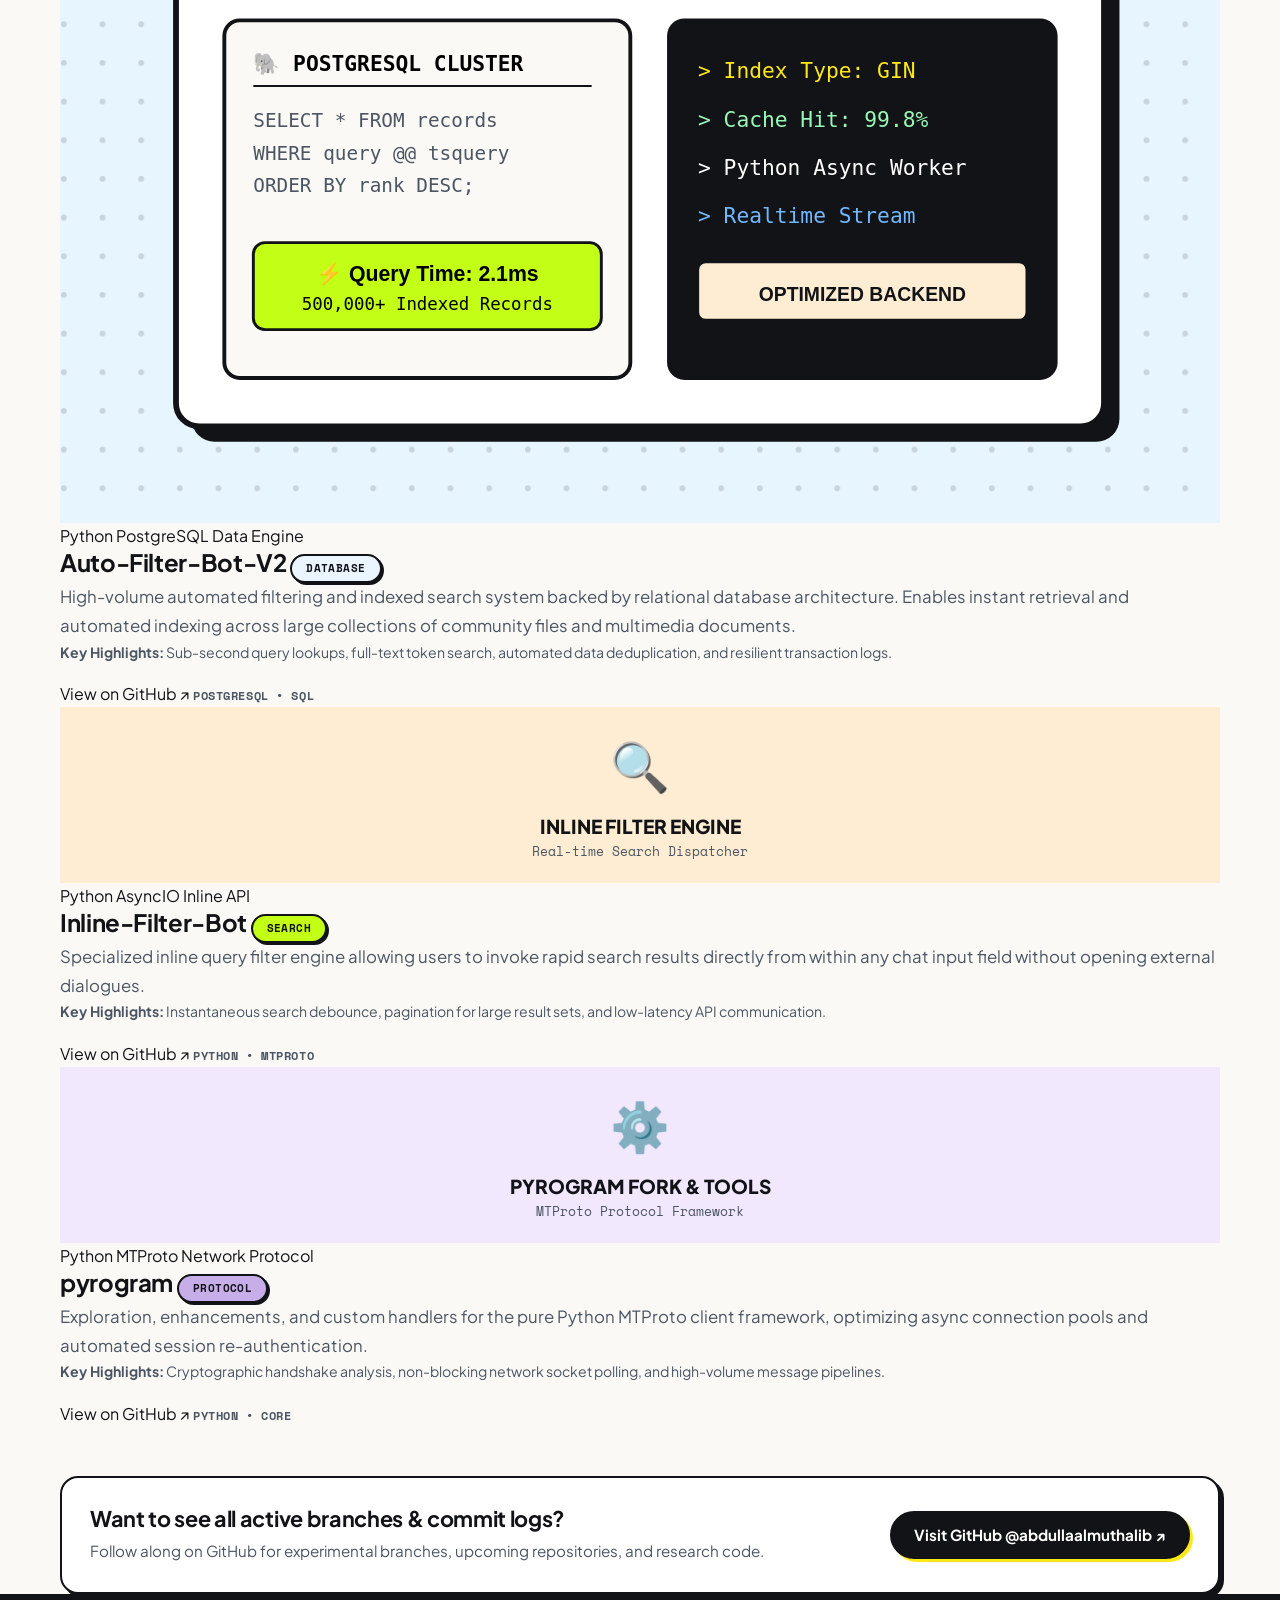
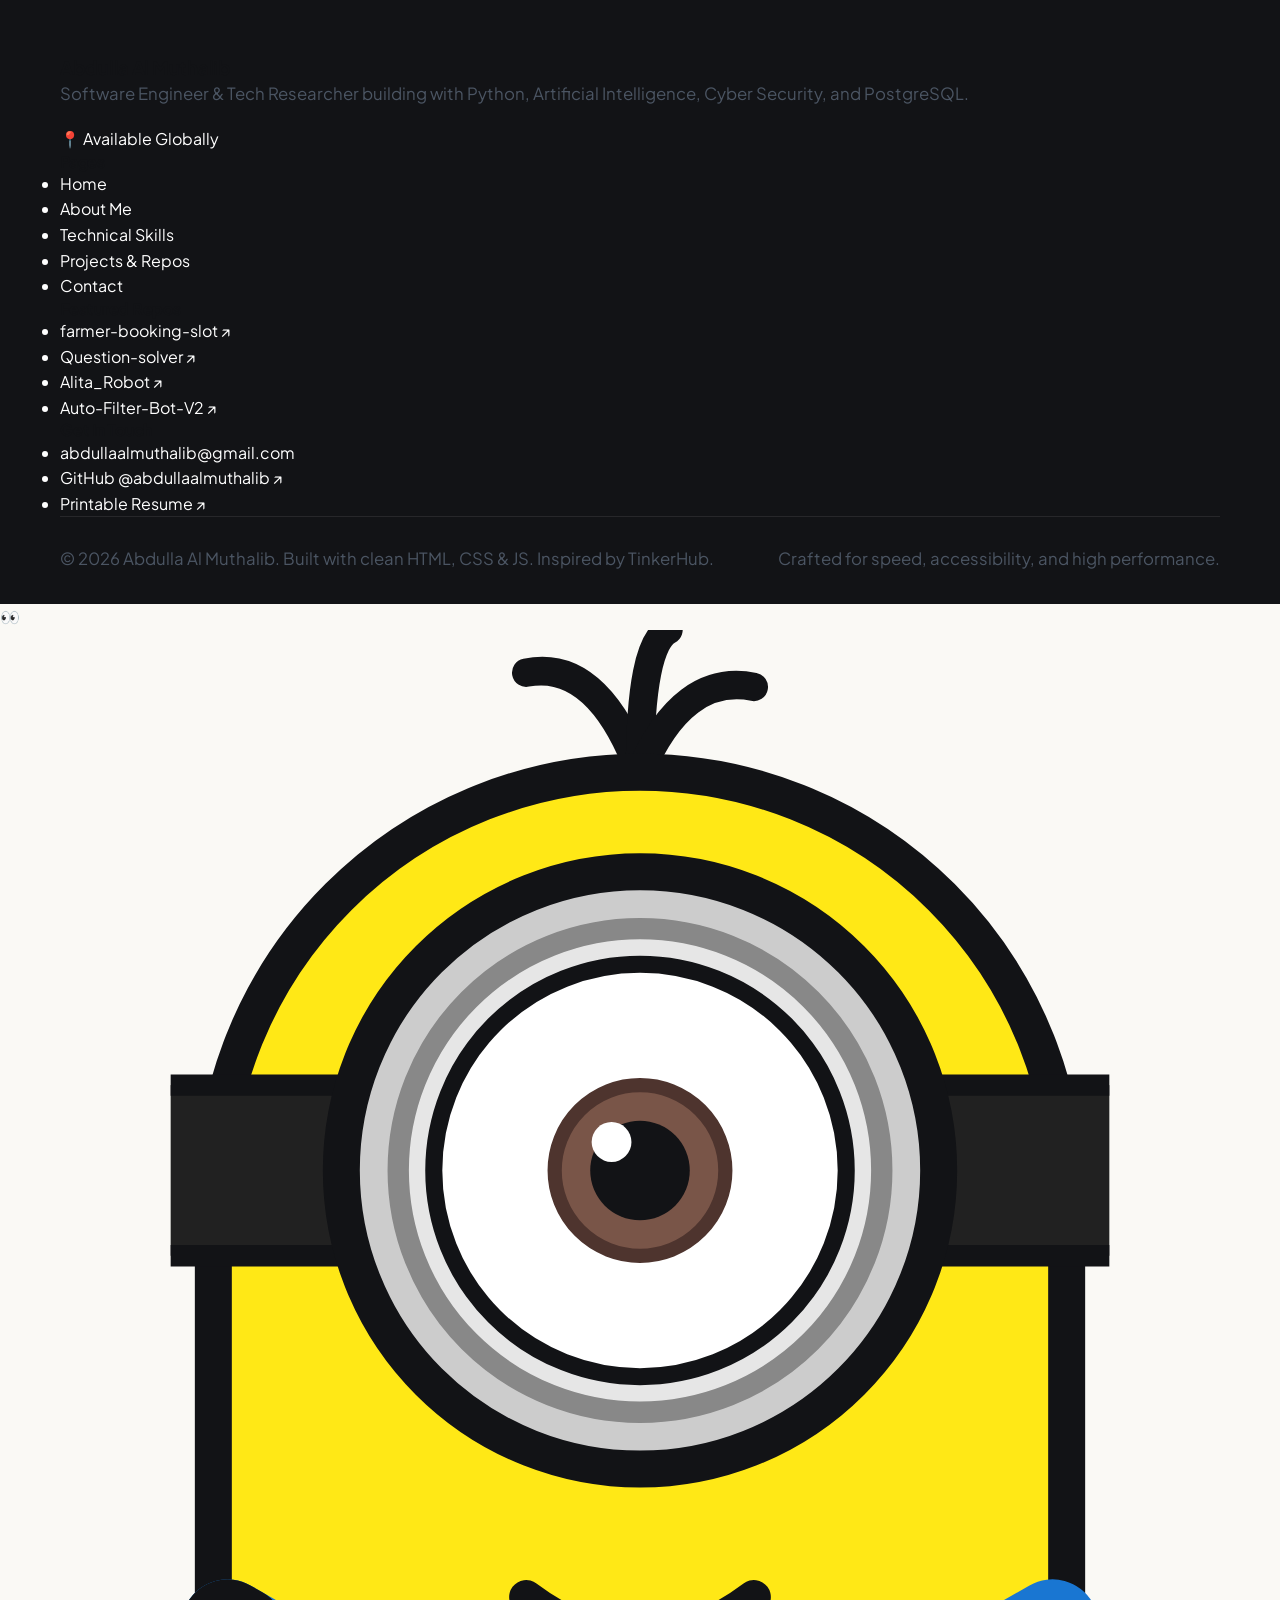
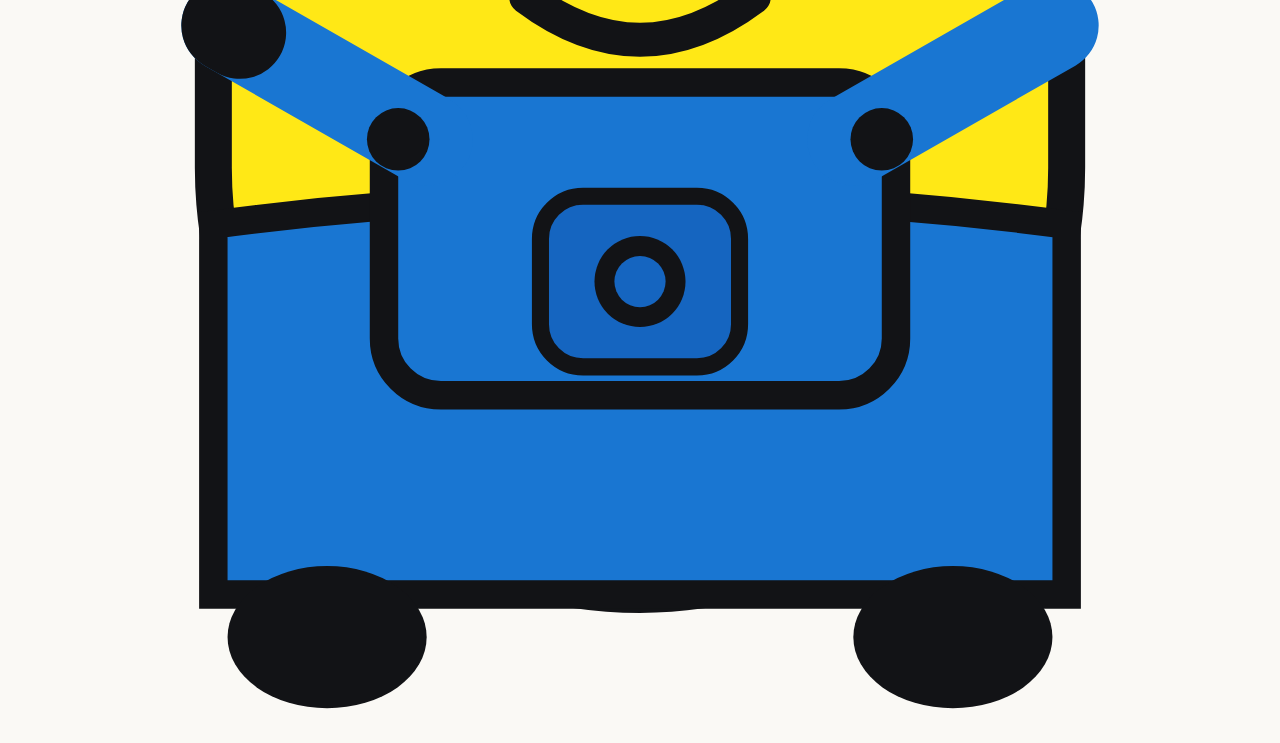
<file: projects.html>
<!DOCTYPE html>
<html lang="en">
<head>
  <meta charset="UTF-8">
  <meta name="viewport" content="width=device-width, initial-scale=1.0">
  <title>Projects &amp; Open Source — Abdulla Al Muthalib</title>
  <meta name="description" content="Explore open source repositories, AI systems, and full-stack applications created by Abdulla Al Muthalib.">
  <link rel="stylesheet" href="css/style.css">
  <link rel="icon" type="image/svg+xml" href="data:image/svg+xml,<svg xmlns='http://www.w3.org/2000/svg' viewBox='0 0 100 100'><rect width='100' height='100' rx='20' fill='%23FFE816'/><text y='70' x='20' font-size='60' font-family='sans-serif' font-weight='bold'>A</text></svg>">
</head>
<body>
  <!-- Accessible Skip Link -->
  <a href="#main-content" class="skip-link">Skip to main content</a>

  <!-- Global Navigation Header -->
  <header class="site-header" role="banner">
    <div class="container nav-container">
      <a href="index.html" class="brand-logo" id="header-brand-logo" aria-label="Abdulla Al Muthalib Portfolio Home">
        <span class="brand-badge">A</span>
        <div class="brand-text">
          <span class="brand-name">Abdulla Al Muthalib</span>
          <span class="brand-role">Software Engineer</span>
        </div>
      </a>

      <!-- Desktop Navigation -->
      <nav role="navigation" aria-label="Main Navigation">
        <ul class="desktop-nav">
          <li><a href="index.html" class="nav-link" id="nav-home">Home</a></li>
          <li><a href="about.html" class="nav-link" id="nav-about">About</a></li>
          <li><a href="skills.html" class="nav-link" id="nav-skills">Skills</a></li>
          <li><a href="projects.html" class="nav-link active" id="nav-projects">Projects</a></li>
          <li><a href="contact.html" class="nav-link" id="nav-contact">Contact</a></li>
          <li><a href="contact.html" class="nav-cta" id="nav-hire-cta">Say Hello ⚡</a></li>
        </ul>
      </nav>

      <!-- Mobile Hamburger Button -->
      <button class="mobile-toggle" id="mobile-toggle" aria-label="Toggle navigation menu" aria-expanded="false" aria-controls="mobile-drawer">
        <span></span>
        <span></span>
        <span></span>
      </button>
    </div>

    <!-- Mobile Navigation Drawer -->
    <div class="mobile-nav-drawer" id="mobile-drawer" role="navigation" aria-label="Mobile Navigation">
      <a href="index.html" class="nav-link" id="mobile-nav-home">🏠 Home</a>
      <a href="about.html" class="nav-link" id="mobile-nav-about">👨‍💻 About Me</a>
      <a href="skills.html" class="nav-link" id="mobile-nav-skills">⚡ Skills &amp; Tech Stack</a>
      <a href="projects.html" class="nav-link active" id="mobile-nav-projects">🚀 Featured Projects</a>
      <a href="contact.html" class="nav-link" id="mobile-nav-contact">✉️ Contact</a>
      <a href="contact.html" class="btn btn-lime nav-cta" id="mobile-hire-cta">Say Hello ⚡</a>
    </div>
  </header>

  <!-- Main Content Area -->
  <main id="main-content" role="main">

    <!-- Page Hero Banner -->
    <section class="page-hero">
      <div class="container page-hero-header">
        <span class="sticker sticker-purple">SHOWCASE &amp; REPOSITORIES</span>
        <h1 class="page-title">Featured Projects &amp; Code</h1>
        <p class="page-description">
          A collection of real-world full-stack web applications, AI problem solvers, cybersecurity bots, and database systems built for speed and reliability.
        </p>
      </div>
    </section>

    <!-- Projects List & Interactive Filters -->
    <section class="section">
      <div class="container">

        <!-- Interactive Category Filter Buttons -->
        <div class="project-filter-row" role="tablist" aria-label="Project Category Filter">
          <button class="filter-btn active" data-filter="all" id="filter-all">All Repositories (6)</button>
          <button class="filter-btn" data-filter="fullstack" id="filter-fullstack">Full Stack &amp; Web</button>
          <button class="filter-btn" data-filter="ai" id="filter-ai">AI &amp; Algorithms</button>
          <button class="filter-btn" data-filter="security" id="filter-security">Cyber Security</button>
          <button class="filter-btn" data-filter="database" id="filter-database">PostgreSQL &amp; Data</button>
        </div>

        <!-- Project Cards Grid -->
        <div class="projects-grid" id="projects-grid">

          <!-- 1. Farmer Booking Slot -->
          <article class="project-card" data-category="fullstack">
            <div class="project-thumbnail">
              <img src="assets/images/farmer-booking.svg" alt="Farmer Booking Slot System Preview" class="project-svg-art" loading="lazy">
            </div>
            <div class="project-body">
              <div class="project-tag-row">
                <span class="project-tag">TypeScript</span>
                <span class="project-tag">Full Stack</span>
                <span class="project-tag">Web Application</span>
              </div>
              <h2 class="project-title">
                farmer-booking-slot
                <span class="sticker sticker-mint" style="font-size: 0.68rem;">Live Repo</span>
              </h2>
              <p class="project-desc">
                An end-to-end slot reservation and scheduling platform built to empower agricultural communities. Enables farmers to seamlessly book equipment, tractors, and operational time slots without overlapping conflicts or double-booking.
              </p>
              <div style="margin-bottom: 18px; font-size: 0.88rem; color: var(--text-muted);">
                <strong>Key Highlights:</strong> Real-time calendar availability, intuitive responsive UI, structured slot reservations, and resilient schema handling.
              </div>
              <div class="project-footer">
                <a href="https://github.com/abdullaalmuthalib/farmer-booking-slot" target="_blank" rel="noopener noreferrer" class="project-link">
                  View on GitHub ↗
                </a>
                <span class="mono-tag" style="font-size: 0.72rem; color: var(--text-muted);">TypeScript</span>
              </div>
            </div>
          </article>

          <!-- 2. Question-solver -->
          <article class="project-card" data-category="ai">
            <div class="project-thumbnail">
              <img src="assets/images/question-solver.svg" alt="Question Solver Preview" class="project-svg-art" loading="lazy">
            </div>
            <div class="project-body">
              <div class="project-tag-row">
                <span class="project-tag">Python</span>
                <span class="project-tag">Artificial Intelligence</span>
                <span class="project-tag">NLP</span>
              </div>
              <h2 class="project-title">
                Question-solver
                <span class="sticker sticker-yellow" style="font-size: 0.68rem;">AI Engine</span>
              </h2>
              <p class="project-desc">
                An intelligent query-parsing and problem-solving automation tool developed in Python. Takes natural language computational queries, parses lexical semantics, and executes heuristic problem-solving algorithms to yield verified solutions.
              </p>
              <div style="margin-bottom: 18px; font-size: 0.88rem; color: var(--text-muted);">
                <strong>Key Highlights:</strong> Syntax tree tokenization, heuristic logic branches, high accuracy validation, and automated output formatting.
              </div>
              <div class="project-footer">
                <a href="https://github.com/abdullaalmuthalib/Question-solver" target="_blank" rel="noopener noreferrer" class="project-link">
                  View on GitHub ↗
                </a>
                <span class="mono-tag" style="font-size: 0.72rem; color: var(--text-muted);">Python &bull; AI</span>
              </div>
            </div>
          </article>

          <!-- 3. Alita_Robot -->
          <article class="project-card" data-category="security">
            <div class="project-thumbnail">
              <img src="assets/images/alita-robot.svg" alt="Alita Robot Security Bot Preview" class="project-svg-art" loading="lazy">
            </div>
            <div class="project-body">
              <div class="project-tag-row">
                <span class="project-tag">Python</span>
                <span class="project-tag">Pyrogram</span>
                <span class="project-tag">Cyber Security</span>
              </div>
              <h2 class="project-title">
                Alita_Robot
                <span class="sticker sticker-peach" style="font-size: 0.68rem;">CyberSec</span>
              </h2>
              <p class="project-desc">
                Modern Telegram group management and defensive security robot powered by Pyrogram and MTProto. Architected for speed and safety, it guards massive online communities against raids, malicious flood attacks, and unauthorized bots.
              </p>
              <div style="margin-bottom: 18px; font-size: 0.88rem; color: var(--text-muted);">
                <strong>Key Highlights:</strong> Anti-flood rate limiting, CAPTCHA verification, permission control, custom filter triggers, and async event handling.
              </div>
              <div class="project-footer">
                <a href="https://github.com/abdullaalmuthalib/Alita_Robot" target="_blank" rel="noopener noreferrer" class="project-link">
                  View on GitHub ↗
                </a>
                <span class="mono-tag" style="font-size: 0.72rem; color: var(--text-muted);">Python &bull; Pyrogram</span>
              </div>
            </div>
          </article>

          <!-- 4. Auto-Filter-Bot-V2 & PostgreSQL -->
          <article class="project-card" data-category="database">
            <div class="project-thumbnail">
              <img src="assets/images/auto-filter.svg" alt="Auto Filter PostgreSQL Bot Preview" class="project-svg-art" loading="lazy">
            </div>
            <div class="project-body">
              <div class="project-tag-row">
                <span class="project-tag">Python</span>
                <span class="project-tag">PostgreSQL</span>
                <span class="project-tag">Data Engine</span>
              </div>
              <h2 class="project-title">
                Auto-Filter-Bot-V2
                <span class="sticker sticker-blue" style="font-size: 0.68rem;">Database</span>
              </h2>
              <p class="project-desc">
                High-volume automated filtering and indexed search system backed by relational database architecture. Enables instant retrieval and automated indexing across large collections of community files and multimedia documents.
              </p>
              <div style="margin-bottom: 18px; font-size: 0.88rem; color: var(--text-muted);">
                <strong>Key Highlights:</strong> Sub-second query lookups, full-text token search, automated data deduplication, and resilient transaction logs.
              </div>
              <div class="project-footer">
                <a href="https://github.com/abdullaalmuthalib/Auto-Filter-Bot-V2" target="_blank" rel="noopener noreferrer" class="project-link">
                  View on GitHub ↗
                </a>
                <span class="mono-tag" style="font-size: 0.72rem; color: var(--text-muted);">PostgreSQL &bull; SQL</span>
              </div>
            </div>
          </article>

          <!-- 5. Inline-Filter-Bot -->
          <article class="project-card" data-category="database">
            <div class="project-thumbnail" style="background-color: var(--accent-peach);">
              <div style="text-align: center; padding: 20px;">
                <div style="font-size: 3rem; margin-bottom: 8px;">🔍</div>
                <div style="font-family: var(--font-display); font-weight: 800; font-size: 1.2rem;">INLINE FILTER ENGINE</div>
                <div style="font-family: var(--font-mono); font-size: 0.8rem; color: var(--text-muted);">Real-time Search Dispatcher</div>
              </div>
            </div>
            <div class="project-body">
              <div class="project-tag-row">
                <span class="project-tag">Python</span>
                <span class="project-tag">AsyncIO</span>
                <span class="project-tag">Inline API</span>
              </div>
              <h2 class="project-title">
                Inline-Filter-Bot
                <span class="sticker sticker-lime" style="font-size: 0.68rem;">Search</span>
              </h2>
              <p class="project-desc">
                Specialized inline query filter engine allowing users to invoke rapid search results directly from within any chat input field without opening external dialogues.
              </p>
              <div style="margin-bottom: 18px; font-size: 0.88rem; color: var(--text-muted);">
                <strong>Key Highlights:</strong> Instantaneous search debounce, pagination for large result sets, and low-latency API communication.
              </div>
              <div class="project-footer">
                <a href="https://github.com/abdullaalmuthalib/Inline-Filter-Bot" target="_blank" rel="noopener noreferrer" class="project-link">
                  View on GitHub ↗
                </a>
                <span class="mono-tag" style="font-size: 0.72rem; color: var(--text-muted);">Python &bull; MTProto</span>
              </div>
            </div>
          </article>

          <!-- 6. Pyrogram Core Contributions -->
          <article class="project-card" data-category="security">
            <div class="project-thumbnail" style="background-color: var(--accent-purple-light);">
              <div style="text-align: center; padding: 20px;">
                <div style="font-size: 3rem; margin-bottom: 8px;">⚙️</div>
                <div style="font-family: var(--font-display); font-weight: 800; font-size: 1.2rem;">PYROGRAM FORK &amp; TOOLS</div>
                <div style="font-family: var(--font-mono); font-size: 0.8rem; color: var(--text-muted);">MTProto Protocol Framework</div>
              </div>
            </div>
            <div class="project-body">
              <div class="project-tag-row">
                <span class="project-tag">Python</span>
                <span class="project-tag">MTProto</span>
                <span class="project-tag">Network Protocol</span>
              </div>
              <h2 class="project-title">
                pyrogram
                <span class="sticker sticker-purple" style="font-size: 0.68rem;">Protocol</span>
              </h2>
              <p class="project-desc">
                Exploration, enhancements, and custom handlers for the pure Python MTProto client framework, optimizing async connection pools and automated session re-authentication.
              </p>
              <div style="margin-bottom: 18px; font-size: 0.88rem; color: var(--text-muted);">
                <strong>Key Highlights:</strong> Cryptographic handshake analysis, non-blocking network socket polling, and high-volume message pipelines.
              </div>
              <div class="project-footer">
                <a href="https://github.com/abdullaalmuthalib/pyrogram" target="_blank" rel="noopener noreferrer" class="project-link">
                  View on GitHub ↗
                </a>
                <span class="mono-tag" style="font-size: 0.72rem; color: var(--text-muted);">Python &bull; Core</span>
              </div>
            </div>
          </article>

        </div>

        <!-- GitHub Profile Banner -->
        <div class="card" style="margin-top: 50px; background-color: var(--bg-card); border: var(--border-dark); display: flex; align-items: center; justify-content: space-between; flex-wrap: wrap; gap: 20px;">
          <div>
            <h3 style="font-size: 1.35rem; margin-bottom: 6px;">Want to see all active branches &amp; commit logs?</h3>
            <p style="font-size: 0.95rem; margin: 0; color: var(--text-muted);">Follow along on GitHub for experimental branches, upcoming repositories, and research code.</p>
          </div>
          <a href="https://github.com/abdullaalmuthalib" target="_blank" rel="noopener noreferrer" class="btn btn-dark" id="github-profile-cta">
            Visit GitHub @abdullaalmuthalib ↗
          </a>
        </div>

      </div>
    </section>

  </main>

  <!-- Global Footer -->
  <footer class="site-footer" role="contentinfo">
    <div class="container">
      <div class="footer-grid">
        <!-- Col 1: Bio -->
        <div class="footer-brand">
          <h3>Abdulla Al Muthalib</h3>
          <p>Software Engineer &amp; Tech Researcher building with Python, Artificial Intelligence, Cyber Security, and PostgreSQL.</p>
          <div style="margin-top: 18px;">
            <span class="footer-badge-tag">📍 Available Globally</span>
          </div>
        </div>

        <!-- Col 2: Navigation Links -->
        <div class="footer-col">
          <h4>Pages</h4>
          <ul class="footer-nav-list">
            <li><a href="index.html" class="footer-link">Home</a></li>
            <li><a href="about.html" class="footer-link">About Me</a></li>
            <li><a href="skills.html" class="footer-link">Technical Skills</a></li>
            <li><a href="projects.html" class="footer-link">Projects &amp; Repos</a></li>
            <li><a href="contact.html" class="footer-link">Contact</a></li>
          </ul>
        </div>

        <!-- Col 3: Repositories -->
        <div class="footer-col">
          <h4>Featured Repos</h4>
          <ul class="footer-nav-list">
            <li><a href="https://github.com/abdullaalmuthalib/farmer-booking-slot" target="_blank" rel="noopener" class="footer-link">farmer-booking-slot ↗</a></li>
            <li><a href="https://github.com/abdullaalmuthalib/Question-solver" target="_blank" rel="noopener" class="footer-link">Question-solver ↗</a></li>
            <li><a href="https://github.com/abdullaalmuthalib/Alita_Robot" target="_blank" rel="noopener" class="footer-link">Alita_Robot ↗</a></li>
            <li><a href="https://github.com/abdullaalmuthalib/Auto-Filter-Bot-V2" target="_blank" rel="noopener" class="footer-link">Auto-Filter-Bot-V2 ↗</a></li>
          </ul>
        </div>

        <!-- Col 4: Contact Links -->
        <div class="footer-col">
          <h4>Get In Touch</h4>
          <ul class="footer-nav-list">
            <li><a href="mailto:abdullaalmuthalib@gmail.com" class="footer-link">abdullaalmuthalib@gmail.com</a></li>
            <li><a href="https://github.com/abdullaalmuthalib" target="_blank" rel="noopener" class="footer-link">GitHub @abdullaalmuthalib ↗</a></li>
            <li><a href="assets/documents/resume.html" target="_blank" rel="noopener" class="footer-link">Printable Resume ↗</a></li>
          </ul>
        </div>
      </div>

      <div class="footer-bottom">
        <p>&copy; <span id="current-year">2026</span> Abdulla Al Muthalib. Built with clean HTML, CSS &amp; JS. Inspired by TinkerHub.</p>
        <p>Crafted for speed, accessibility, and high performance.</p>
      </div>
    </div>
  </footer>

  <script src="js/script.js"></script>
</body>
</html>
</file>
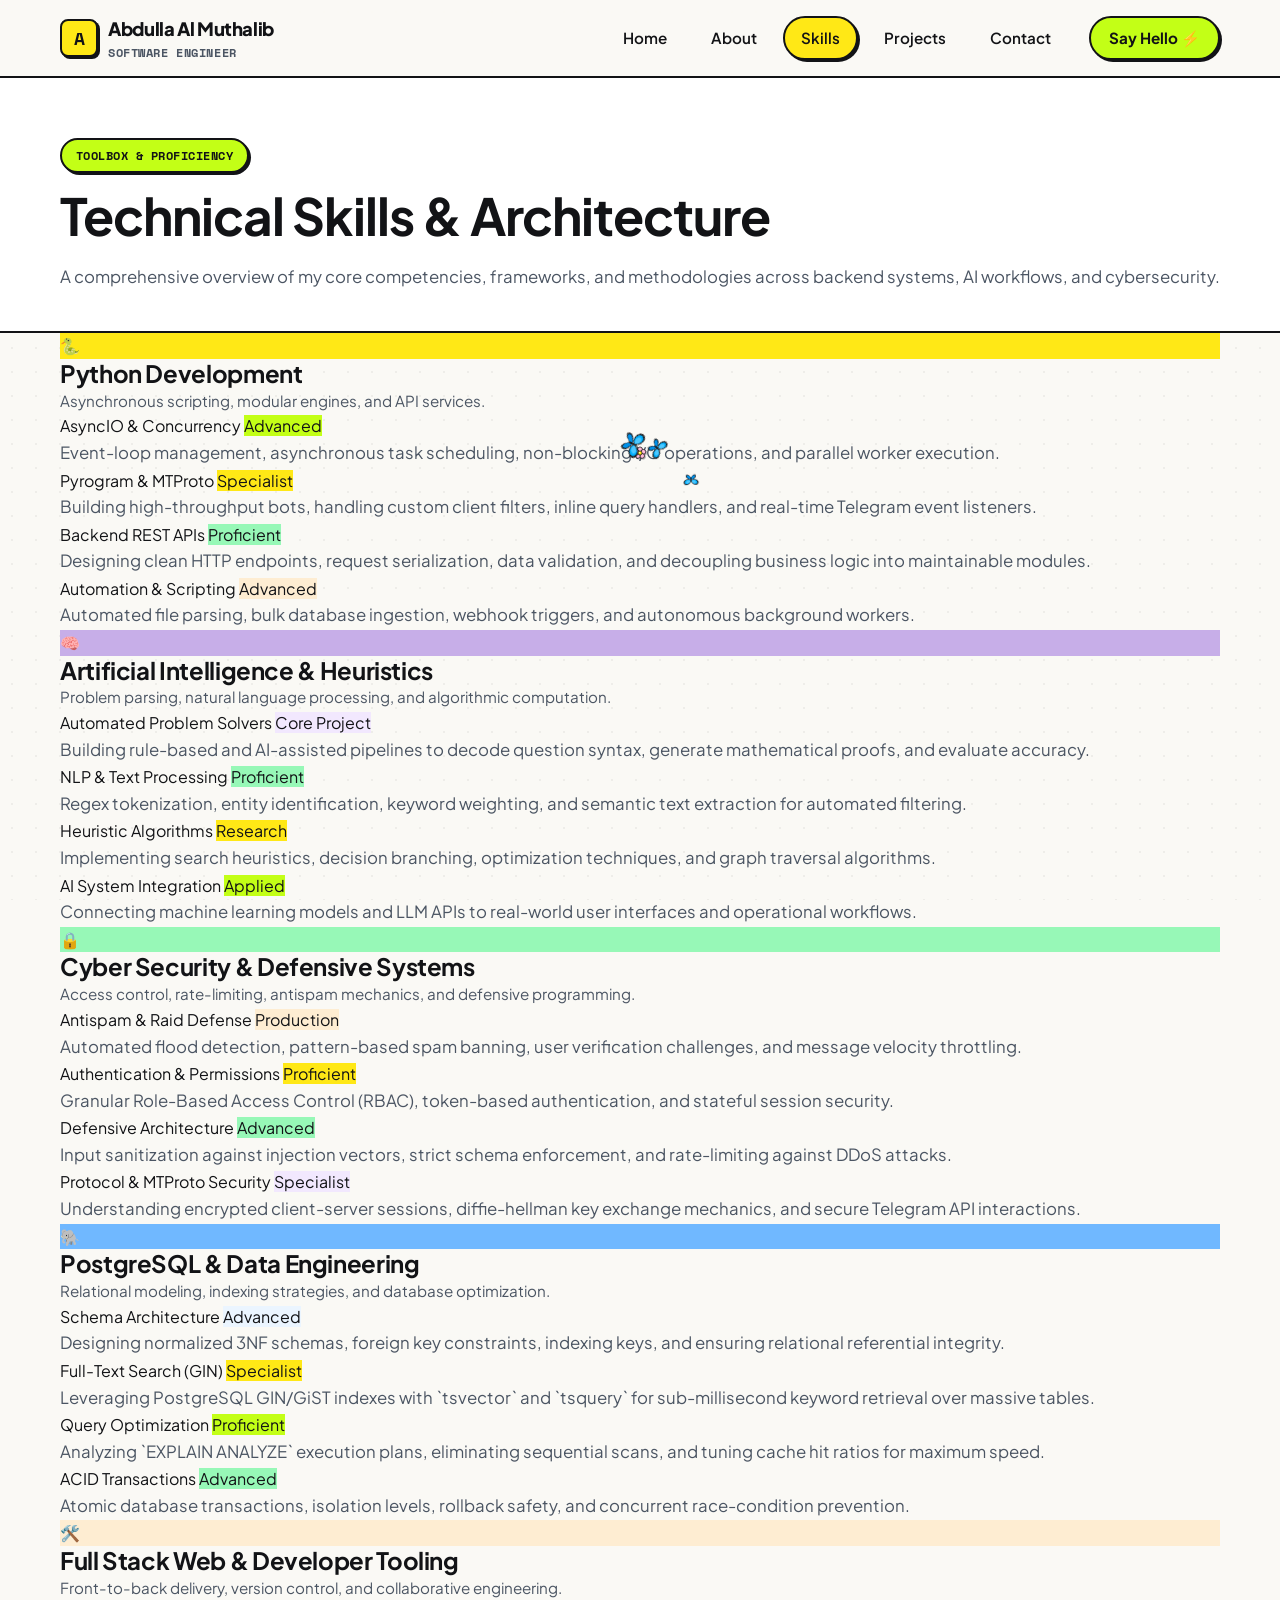
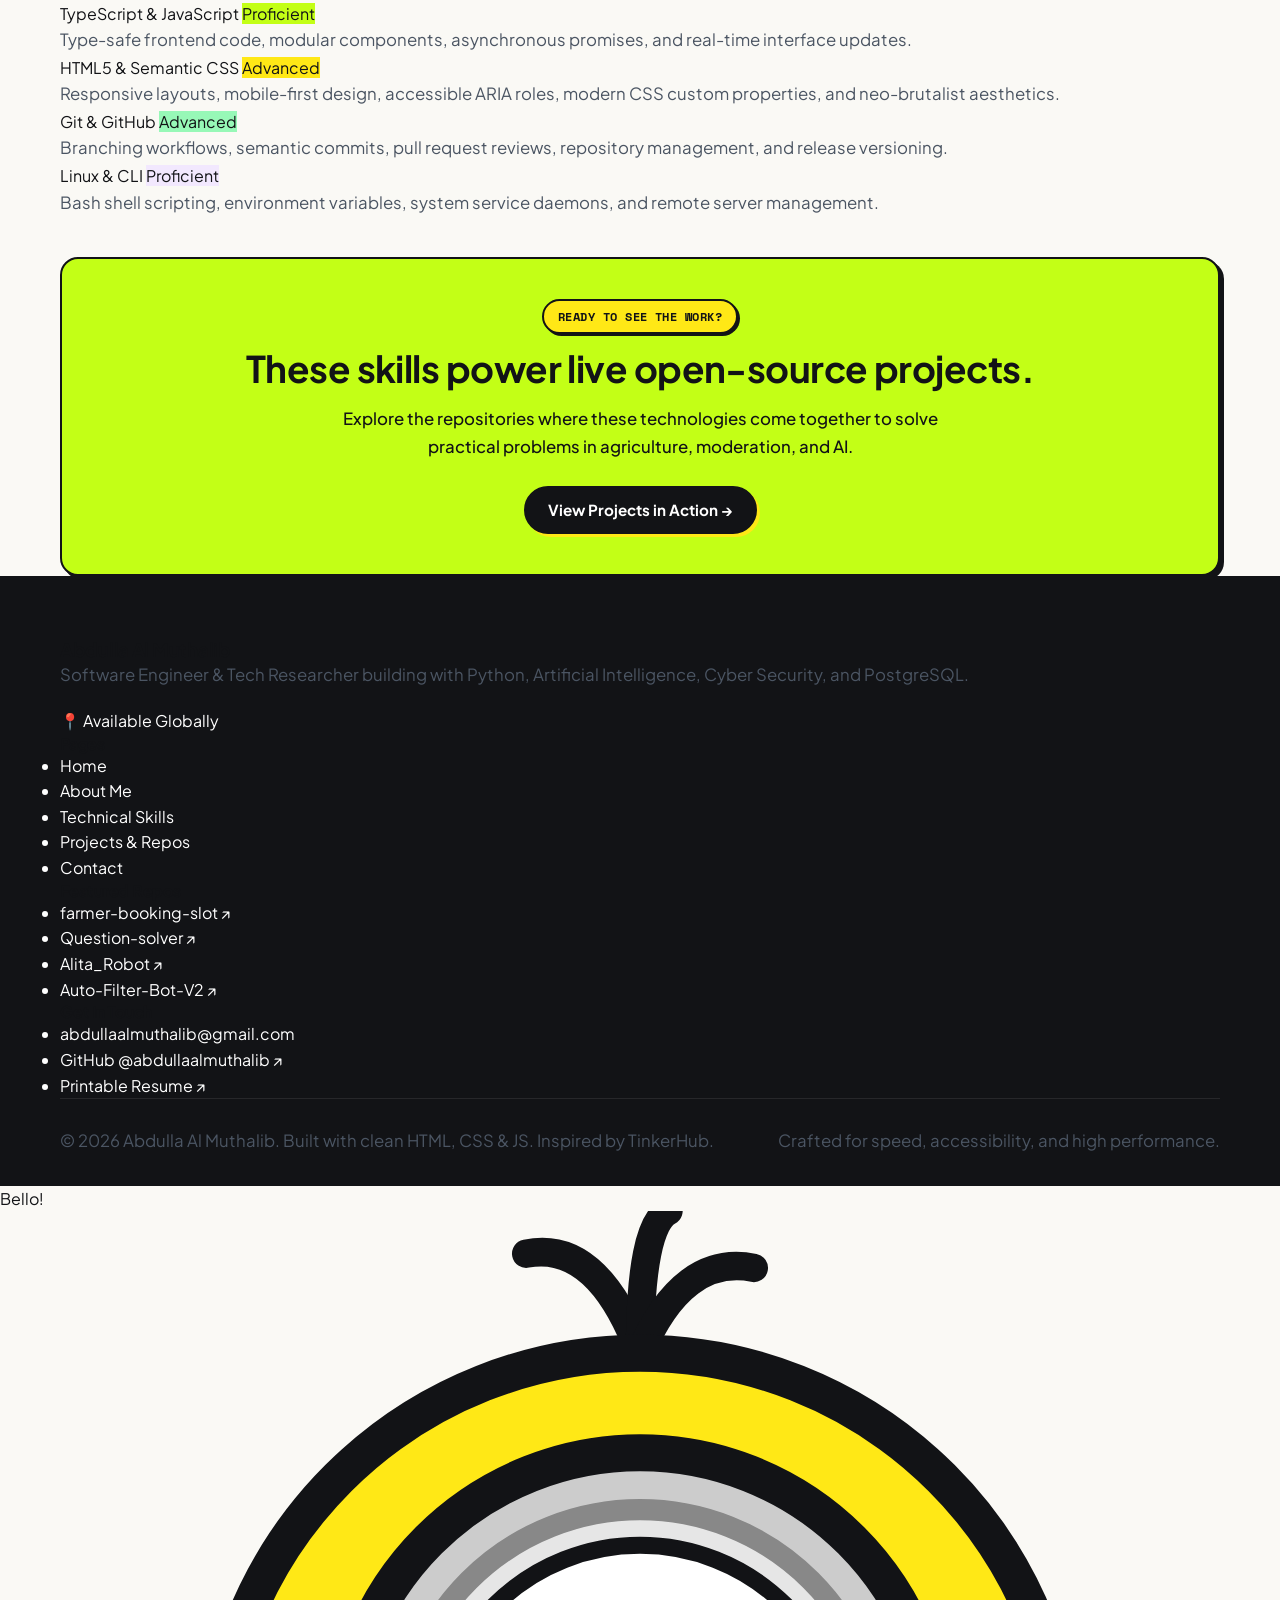
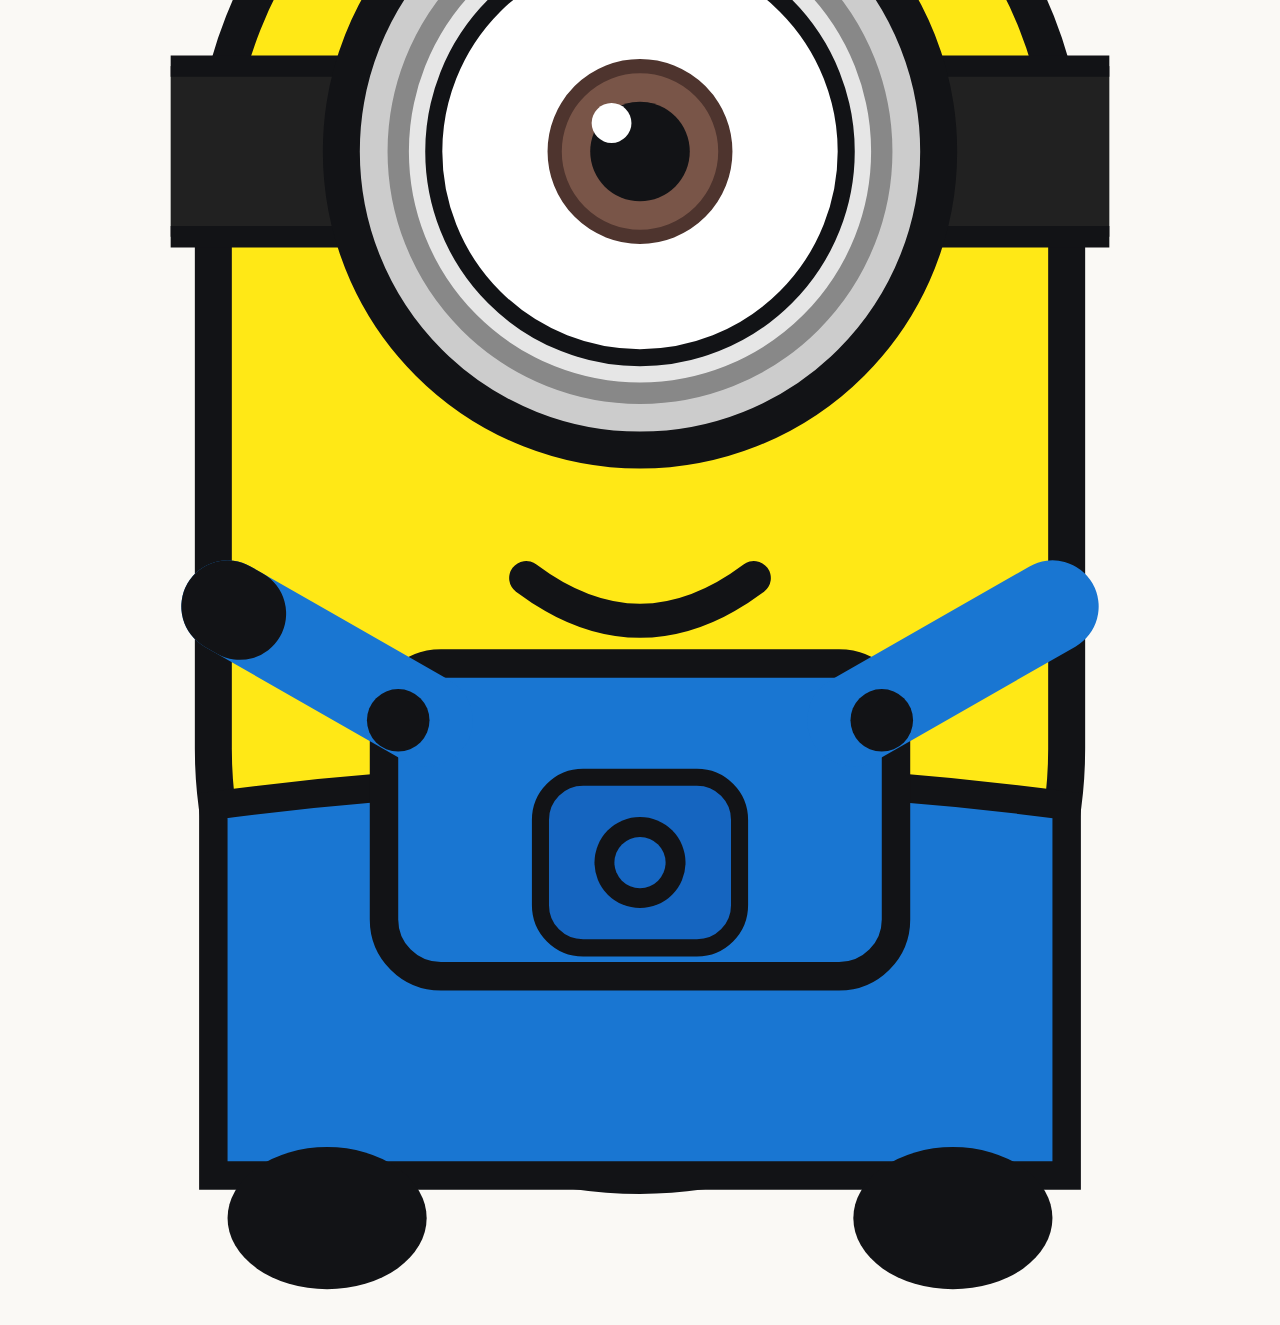
<file: skills.html>
<!DOCTYPE html>
<html lang="en">
<head>
  <meta charset="UTF-8">
  <meta name="viewport" content="width=device-width, initial-scale=1.0">
  <title>Skills &amp; Tech Stack — Abdulla Al Muthalib</title>
  <meta name="description" content="Technical skills and stack of Abdulla Al Muthalib — Python, Artificial Intelligence, Cyber Security, PostgreSQL, and Full Stack Web Development.">
  <link rel="stylesheet" href="css/style.css">
  <link rel="icon" type="image/svg+xml" href="data:image/svg+xml,<svg xmlns='http://www.w3.org/2000/svg' viewBox='0 0 100 100'><rect width='100' height='100' rx='20' fill='%23FFE816'/><text y='70' x='20' font-size='60' font-family='sans-serif' font-weight='bold'>A</text></svg>">
</head>
<body>
  <!-- Accessible Skip Link -->
  <a href="#main-content" class="skip-link">Skip to main content</a>

  <!-- Global Navigation Header -->
  <header class="site-header" role="banner">
    <div class="container nav-container">
      <a href="index.html" class="brand-logo" id="header-brand-logo" aria-label="Abdulla Al Muthalib Portfolio Home">
        <span class="brand-badge">A</span>
        <div class="brand-text">
          <span class="brand-name">Abdulla Al Muthalib</span>
          <span class="brand-role">Software Engineer</span>
        </div>
      </a>

      <!-- Desktop Navigation -->
      <nav role="navigation" aria-label="Main Navigation">
        <ul class="desktop-nav">
          <li><a href="index.html" class="nav-link" id="nav-home">Home</a></li>
          <li><a href="about.html" class="nav-link" id="nav-about">About</a></li>
          <li><a href="skills.html" class="nav-link active" id="nav-skills">Skills</a></li>
          <li><a href="projects.html" class="nav-link" id="nav-projects">Projects</a></li>
          <li><a href="contact.html" class="nav-link" id="nav-contact">Contact</a></li>
          <li><a href="contact.html" class="nav-cta" id="nav-hire-cta">Say Hello ⚡</a></li>
        </ul>
      </nav>

      <!-- Mobile Hamburger Button -->
      <button class="mobile-toggle" id="mobile-toggle" aria-label="Toggle navigation menu" aria-expanded="false" aria-controls="mobile-drawer">
        <span></span>
        <span></span>
        <span></span>
      </button>
    </div>

    <!-- Mobile Navigation Drawer -->
    <div class="mobile-nav-drawer" id="mobile-drawer" role="navigation" aria-label="Mobile Navigation">
      <a href="index.html" class="nav-link" id="mobile-nav-home">🏠 Home</a>
      <a href="about.html" class="nav-link" id="mobile-nav-about">👨‍💻 About Me</a>
      <a href="skills.html" class="nav-link active" id="mobile-nav-skills">⚡ Skills &amp; Tech Stack</a>
      <a href="projects.html" class="nav-link" id="mobile-nav-projects">🚀 Featured Projects</a>
      <a href="contact.html" class="nav-link" id="mobile-nav-contact">✉️ Contact</a>
      <a href="contact.html" class="btn btn-lime nav-cta" id="mobile-hire-cta">Say Hello ⚡</a>
    </div>
  </header>

  <!-- Main Content Area -->
  <main id="main-content" role="main">

    <!-- Page Hero Banner -->
    <section class="page-hero">
      <div class="container page-hero-header">
        <span class="sticker sticker-lime">TOOLBOX &amp; PROFICIENCY</span>
        <h1 class="page-title">Technical Skills &amp; Architecture</h1>
        <p class="page-description">
          A comprehensive overview of my core competencies, frameworks, and methodologies across backend systems, AI workflows, and cybersecurity.
        </p>
      </div>
    </section>

    <!-- Skills Deep-Dive Content -->
    <section class="section">
      <div class="container">

        <!-- Category 1: Python Development -->
        <div class="skills-category-group">
          <div class="category-header">
            <div class="category-icon-badge" style="background-color: var(--accent-yellow);">🐍</div>
            <div>
              <h2 class="category-title">Python Development</h2>
              <p style="font-size: 0.95rem; color: var(--text-muted); margin: 0;">Asynchronous scripting, modular engines, and API services.</p>
            </div>
          </div>

          <div class="skills-detail-grid">
            <div class="skill-box">
              <div class="skill-box-top">
                <span class="skill-name">AsyncIO &amp; Concurrency</span>
                <span class="skill-level-badge" style="background-color: var(--accent-lime);">Advanced</span>
              </div>
              <p class="skill-desc">Event-loop management, asynchronous task scheduling, non-blocking I/O operations, and parallel worker execution.</p>
            </div>

            <div class="skill-box">
              <div class="skill-box-top">
                <span class="skill-name">Pyrogram &amp; MTProto</span>
                <span class="skill-level-badge" style="background-color: var(--accent-yellow);">Specialist</span>
              </div>
              <p class="skill-desc">Building high-throughput bots, handling custom client filters, inline query handlers, and real-time Telegram event listeners.</p>
            </div>

            <div class="skill-box">
              <div class="skill-box-top">
                <span class="skill-name">Backend REST APIs</span>
                <span class="skill-level-badge" style="background-color: var(--accent-mint);">Proficient</span>
              </div>
              <p class="skill-desc">Designing clean HTTP endpoints, request serialization, data validation, and decoupling business logic into maintainable modules.</p>
            </div>

            <div class="skill-box">
              <div class="skill-box-top">
                <span class="skill-name">Automation &amp; Scripting</span>
                <span class="skill-level-badge" style="background-color: var(--accent-peach);">Advanced</span>
              </div>
              <p class="skill-desc">Automated file parsing, bulk database ingestion, webhook triggers, and autonomous background workers.</p>
            </div>
          </div>
        </div>

        <!-- Category 2: Artificial Intelligence -->
        <div class="skills-category-group">
          <div class="category-header">
            <div class="category-icon-badge" style="background-color: var(--accent-purple);">🧠</div>
            <div>
              <h2 class="category-title">Artificial Intelligence &amp; Heuristics</h2>
              <p style="font-size: 0.95rem; color: var(--text-muted); margin: 0;">Problem parsing, natural language processing, and algorithmic computation.</p>
            </div>
          </div>

          <div class="skills-detail-grid">
            <div class="skill-box">
              <div class="skill-box-top">
                <span class="skill-name">Automated Problem Solvers</span>
                <span class="skill-level-badge" style="background-color: var(--accent-purple-light);">Core Project</span>
              </div>
              <p class="skill-desc">Building rule-based and AI-assisted pipelines to decode question syntax, generate mathematical proofs, and evaluate accuracy.</p>
            </div>

            <div class="skill-box">
              <div class="skill-box-top">
                <span class="skill-name">NLP &amp; Text Processing</span>
                <span class="skill-level-badge" style="background-color: var(--accent-mint);">Proficient</span>
              </div>
              <p class="skill-desc">Regex tokenization, entity identification, keyword weighting, and semantic text extraction for automated filtering.</p>
            </div>

            <div class="skill-box">
              <div class="skill-box-top">
                <span class="skill-name">Heuristic Algorithms</span>
                <span class="skill-level-badge" style="background-color: var(--accent-yellow);">Research</span>
              </div>
              <p class="skill-desc">Implementing search heuristics, decision branching, optimization techniques, and graph traversal algorithms.</p>
            </div>

            <div class="skill-box">
              <div class="skill-box-top">
                <span class="skill-name">AI System Integration</span>
                <span class="skill-level-badge" style="background-color: var(--accent-lime);">Applied</span>
              </div>
              <p class="skill-desc">Connecting machine learning models and LLM APIs to real-world user interfaces and operational workflows.</p>
            </div>
          </div>
        </div>

        <!-- Category 3: Cyber Security -->
        <div class="skills-category-group">
          <div class="category-header">
            <div class="category-icon-badge" style="background-color: var(--accent-mint);">🔒</div>
            <div>
              <h2 class="category-title">Cyber Security &amp; Defensive Systems</h2>
              <p style="font-size: 0.95rem; color: var(--text-muted); margin: 0;">Access control, rate-limiting, antispam mechanics, and defensive programming.</p>
            </div>
          </div>

          <div class="skills-detail-grid">
            <div class="skill-box">
              <div class="skill-box-top">
                <span class="skill-name">Antispam &amp; Raid Defense</span>
                <span class="skill-level-badge" style="background-color: var(--accent-peach);">Production</span>
              </div>
              <p class="skill-desc">Automated flood detection, pattern-based spam banning, user verification challenges, and message velocity throttling.</p>
            </div>

            <div class="skill-box">
              <div class="skill-box-top">
                <span class="skill-name">Authentication &amp; Permissions</span>
                <span class="skill-level-badge" style="background-color: var(--accent-yellow);">Proficient</span>
              </div>
              <p class="skill-desc">Granular Role-Based Access Control (RBAC), token-based authentication, and stateful session security.</p>
            </div>

            <div class="skill-box">
              <div class="skill-box-top">
                <span class="skill-name">Defensive Architecture</span>
                <span class="skill-level-badge" style="background-color: var(--accent-mint);">Advanced</span>
              </div>
              <p class="skill-desc">Input sanitization against injection vectors, strict schema enforcement, and rate-limiting against DDoS attacks.</p>
            </div>

            <div class="skill-box">
              <div class="skill-box-top">
                <span class="skill-name">Protocol &amp; MTProto Security</span>
                <span class="skill-level-badge" style="background-color: var(--accent-purple-light);">Specialist</span>
              </div>
              <p class="skill-desc">Understanding encrypted client-server sessions, diffie-hellman key exchange mechanics, and secure Telegram API interactions.</p>
            </div>
          </div>
        </div>

        <!-- Category 4: PostgreSQL & Data Engineering -->
        <div class="skills-category-group">
          <div class="category-header">
            <div class="category-icon-badge" style="background-color: var(--accent-blue);">🐘</div>
            <div>
              <h2 class="category-title">PostgreSQL &amp; Data Engineering</h2>
              <p style="font-size: 0.95rem; color: var(--text-muted); margin: 0;">Relational modeling, indexing strategies, and database optimization.</p>
            </div>
          </div>

          <div class="skills-detail-grid">
            <div class="skill-box">
              <div class="skill-box-top">
                <span class="skill-name">Schema Architecture</span>
                <span class="skill-level-badge" style="background-color: var(--accent-blue-light);">Advanced</span>
              </div>
              <p class="skill-desc">Designing normalized 3NF schemas, foreign key constraints, indexing keys, and ensuring relational referential integrity.</p>
            </div>

            <div class="skill-box">
              <div class="skill-box-top">
                <span class="skill-name">Full-Text Search (GIN)</span>
                <span class="skill-level-badge" style="background-color: var(--accent-yellow);">Specialist</span>
              </div>
              <p class="skill-desc">Leveraging PostgreSQL GIN/GiST indexes with `tsvector` and `tsquery` for sub-millisecond keyword retrieval over massive tables.</p>
            </div>

            <div class="skill-box">
              <div class="skill-box-top">
                <span class="skill-name">Query Optimization</span>
                <span class="skill-level-badge" style="background-color: var(--accent-lime);">Proficient</span>
              </div>
              <p class="skill-desc">Analyzing `EXPLAIN ANALYZE` execution plans, eliminating sequential scans, and tuning cache hit ratios for maximum speed.</p>
            </div>

            <div class="skill-box">
              <div class="skill-box-top">
                <span class="skill-name">ACID Transactions</span>
                <span class="skill-level-badge" style="background-color: var(--accent-mint);">Advanced</span>
              </div>
              <p class="skill-desc">Atomic database transactions, isolation levels, rollback safety, and concurrent race-condition prevention.</p>
            </div>
          </div>
        </div>

        <!-- Category 5: Full Stack Web & Tooling -->
        <div class="skills-category-group" style="margin-bottom: 20px;">
          <div class="category-header">
            <div class="category-icon-badge" style="background-color: var(--accent-peach);">🛠️</div>
            <div>
              <h2 class="category-title">Full Stack Web &amp; Developer Tooling</h2>
              <p style="font-size: 0.95rem; color: var(--text-muted); margin: 0;">Front-to-back delivery, version control, and collaborative engineering.</p>
            </div>
          </div>

          <div class="skills-detail-grid">
            <div class="skill-box">
              <div class="skill-box-top">
                <span class="skill-name">TypeScript &amp; JavaScript</span>
                <span class="skill-level-badge" style="background-color: var(--accent-lime);">Proficient</span>
              </div>
              <p class="skill-desc">Type-safe frontend code, modular components, asynchronous promises, and real-time interface updates.</p>
            </div>

            <div class="skill-box">
              <div class="skill-box-top">
                <span class="skill-name">HTML5 &amp; Semantic CSS</span>
                <span class="skill-level-badge" style="background-color: var(--accent-yellow);">Advanced</span>
              </div>
              <p class="skill-desc">Responsive layouts, mobile-first design, accessible ARIA roles, modern CSS custom properties, and neo-brutalist aesthetics.</p>
            </div>

            <div class="skill-box">
              <div class="skill-box-top">
                <span class="skill-name">Git &amp; GitHub</span>
                <span class="skill-level-badge" style="background-color: var(--accent-mint);">Advanced</span>
              </div>
              <p class="skill-desc">Branching workflows, semantic commits, pull request reviews, repository management, and release versioning.</p>
            </div>

            <div class="skill-box">
              <div class="skill-box-top">
                <span class="skill-name">Linux &amp; CLI</span>
                <span class="skill-level-badge" style="background-color: var(--accent-purple-light);">Proficient</span>
              </div>
              <p class="skill-desc">Bash shell scripting, environment variables, system service daemons, and remote server management.</p>
            </div>
          </div>
        </div>

        <!-- Banner Card Linking to Projects -->
        <div class="card" style="margin-top: 40px; background-color: var(--accent-lime); border: var(--border-dark); text-align: center; padding: 40px 24px;">
          <span class="sticker sticker-yellow" style="margin-bottom: 12px;">READY TO SEE THE WORK?</span>
          <h3 style="font-size: clamp(1.6rem, 3.5vw, 2.3rem); margin-bottom: 14px;">These skills power live open-source projects.</h3>
          <p style="color: var(--text-primary); max-width: 600px; margin: 0 auto 24px; font-weight: 500;">
            Explore the repositories where these technologies come together to solve practical problems in agriculture, moderation, and AI.
          </p>
          <a href="projects.html" class="btn btn-dark" id="skills-to-projects-btn">View Projects in Action →</a>
        </div>

      </div>
    </section>

  </main>

  <!-- Global Footer -->
  <footer class="site-footer" role="contentinfo">
    <div class="container">
      <div class="footer-grid">
        <!-- Col 1: Bio -->
        <div class="footer-brand">
          <h3>Abdulla Al Muthalib</h3>
          <p>Software Engineer &amp; Tech Researcher building with Python, Artificial Intelligence, Cyber Security, and PostgreSQL.</p>
          <div style="margin-top: 18px;">
            <span class="footer-badge-tag">📍 Available Globally</span>
          </div>
        </div>

        <!-- Col 2: Navigation Links -->
        <div class="footer-col">
          <h4>Pages</h4>
          <ul class="footer-nav-list">
            <li><a href="index.html" class="footer-link">Home</a></li>
            <li><a href="about.html" class="footer-link">About Me</a></li>
            <li><a href="skills.html" class="footer-link">Technical Skills</a></li>
            <li><a href="projects.html" class="footer-link">Projects &amp; Repos</a></li>
            <li><a href="contact.html" class="footer-link">Contact</a></li>
          </ul>
        </div>

        <!-- Col 3: Repositories -->
        <div class="footer-col">
          <h4>Featured Repos</h4>
          <ul class="footer-nav-list">
            <li><a href="https://github.com/abdullaalmuthalib/farmer-booking-slot" target="_blank" rel="noopener" class="footer-link">farmer-booking-slot ↗</a></li>
            <li><a href="https://github.com/abdullaalmuthalib/Question-solver" target="_blank" rel="noopener" class="footer-link">Question-solver ↗</a></li>
            <li><a href="https://github.com/abdullaalmuthalib/Alita_Robot" target="_blank" rel="noopener" class="footer-link">Alita_Robot ↗</a></li>
            <li><a href="https://github.com/abdullaalmuthalib/Auto-Filter-Bot-V2" target="_blank" rel="noopener" class="footer-link">Auto-Filter-Bot-V2 ↗</a></li>
          </ul>
        </div>

        <!-- Col 4: Contact Links -->
        <div class="footer-col">
          <h4>Get In Touch</h4>
          <ul class="footer-nav-list">
            <li><a href="mailto:abdullaalmuthalib@gmail.com" class="footer-link">abdullaalmuthalib@gmail.com</a></li>
            <li><a href="https://github.com/abdullaalmuthalib" target="_blank" rel="noopener" class="footer-link">GitHub @abdullaalmuthalib ↗</a></li>
            <li><a href="assets/documents/resume.html" target="_blank" rel="noopener" class="footer-link">Printable Resume ↗</a></li>
          </ul>
        </div>
      </div>

      <div class="footer-bottom">
        <p>&copy; <span id="current-year">2026</span> Abdulla Al Muthalib. Built with clean HTML, CSS &amp; JS. Inspired by TinkerHub.</p>
        <p>Crafted for speed, accessibility, and high performance.</p>
      </div>
    </div>
  </footer>

  <script src="js/script.js"></script>
</body>
</html>
</file>
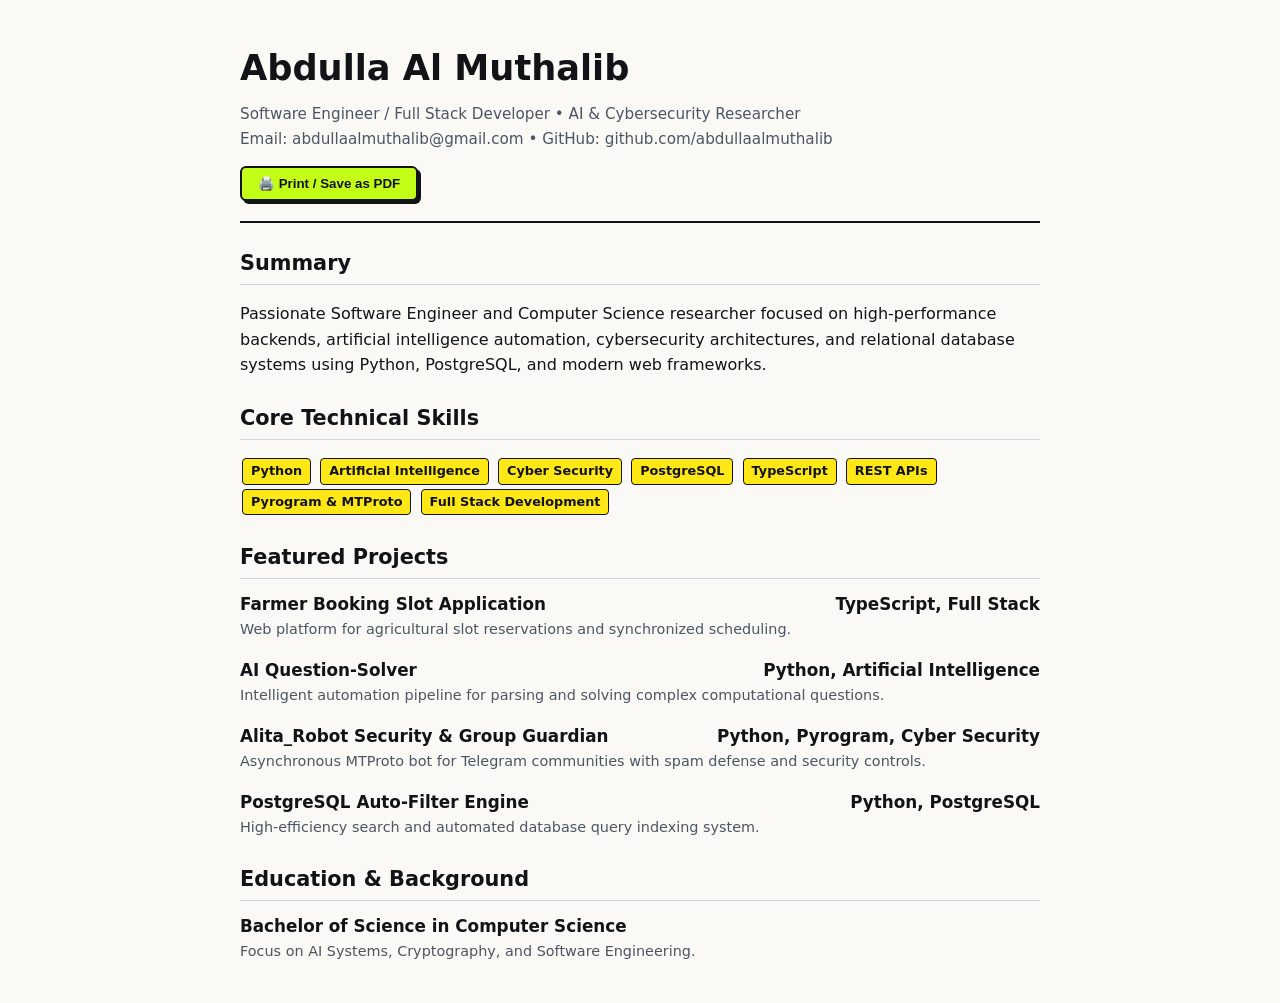
<file: assets/documents/resume.html>
<!DOCTYPE html>
<html lang="en">
<head>
  <meta charset="UTF-8">
  <meta name="viewport" content="width=device-width, initial-scale=1.0">
  <title>Resume — Abdulla Al Muthalib</title>
  <style>
    body {
      font-family: 'Plus Jakarta Sans', system-ui, -apple-system, sans-serif;
      max-width: 800px;
      margin: 40px auto;
      padding: 0 24px;
      color: #121316;
      line-height: 1.6;
      background: #FAF9F5;
    }
    .header {
      border-bottom: 2px solid #121316;
      padding-bottom: 20px;
      margin-bottom: 24px;
    }
    h1 { margin: 0 0 6px 0; font-size: 2.2rem; }
    .contact-line { font-size: 0.95rem; color: #4B5563; font-weight: 500; }
    h2 { margin-top: 24px; margin-bottom: 12px; font-size: 1.3rem; border-bottom: 1px solid #D1D5DB; padding-bottom: 4px; }
    .section-item { margin-bottom: 16px; }
    .item-title { font-weight: 700; font-size: 1.05rem; display: flex; justify-content: space-between; }
    .item-sub { color: #4B5563; font-size: 0.9rem; margin-bottom: 6px; }
    .badge { display: inline-block; background: #FFE816; border: 1.5px solid #121316; padding: 2px 8px; border-radius: 4px; font-size: 0.8rem; font-weight: 700; margin: 2px; }
    .print-btn {
      display: inline-block;
      margin-top: 15px;
      padding: 8px 16px;
      background: #C3FF16;
      border: 2px solid #121316;
      border-radius: 6px;
      box-shadow: 3px 3px 0px #121316;
      font-weight: 700;
      cursor: pointer;
      text-decoration: none;
      color: #121316;
    }
    @media print {
      .print-btn { display: none; }
      body { background: white; margin: 0; }
    }
  </style>
</head>
<body>
  <div class="header">
    <h1>Abdulla Al Muthalib</h1>
    <div class="contact-line">
      Software Engineer / Full Stack Developer &bull; AI & Cybersecurity Researcher<br>
      Email: abdullaalmuthalib@gmail.com &bull; GitHub: github.com/abdullaalmuthalib
    </div>
    <button class="print-btn" onclick="window.print()">🖨️ Print / Save as PDF</button>
  </div>

  <h2>Summary</h2>
  <p>Passionate Software Engineer and Computer Science researcher focused on high-performance backends, artificial intelligence automation, cybersecurity architectures, and relational database systems using Python, PostgreSQL, and modern web frameworks.</p>

  <h2>Core Technical Skills</h2>
  <p>
    <span class="badge">Python</span>
    <span class="badge">Artificial Intelligence</span>
    <span class="badge">Cyber Security</span>
    <span class="badge">PostgreSQL</span>
    <span class="badge">TypeScript</span>
    <span class="badge">REST APIs</span>
    <span class="badge">Pyrogram &amp; MTProto</span>
    <span class="badge">Full Stack Development</span>
  </p>

  <h2>Featured Projects</h2>
  <div class="section-item">
    <div class="item-title">Farmer Booking Slot Application <span>TypeScript, Full Stack</span></div>
    <div class="item-sub">Web platform for agricultural slot reservations and synchronized scheduling.</div>
  </div>
  <div class="section-item">
    <div class="item-title">AI Question-Solver <span>Python, Artificial Intelligence</span></div>
    <div class="item-sub">Intelligent automation pipeline for parsing and solving complex computational questions.</div>
  </div>
  <div class="section-item">
    <div class="item-title">Alita_Robot Security &amp; Group Guardian <span>Python, Pyrogram, Cyber Security</span></div>
    <div class="item-sub">Asynchronous MTProto bot for Telegram communities with spam defense and security controls.</div>
  </div>
  <div class="section-item">
    <div class="item-title">PostgreSQL Auto-Filter Engine <span>Python, PostgreSQL</span></div>
    <div class="item-sub">High-efficiency search and automated database query indexing system.</div>
  </div>

  <h2>Education &amp; Background</h2>
  <div class="section-item">
    <div class="item-title">Bachelor of Science in Computer Science</div>
    <div class="item-sub">Focus on AI Systems, Cryptography, and Software Engineering.</div>
  </div>
</body>
</html>
</file>
<file: css/style.css>
/* ==========================================================================
   ABDULLA AL MUTHALIB — PORTFOLIO DESIGN SYSTEM
   Inspired by TinkerHub (tinkerhub.org) — Neo-Brutalist & Tech Community Aesthetic
   General Sans, Space Mono, tactile shadows, classical pillars, scroll animations.
   ========================================================================== */

@import url('https://fonts.googleapis.com/css2?family=Instrument+Serif:ital@0;1&family=Space+Mono:ital,wght@0,400;0,700;1,400&family=Plus+Jakarta+Sans:wght@300;400;500;600;700;800&family=Cinzel:wght@600;700;800&display=swap');
@import url('https://api.fontshare.com/v2/css?f[]=general-sans@200,300,400,500,600,700&display=swap');

:root {
  /* Colors (TinkerHub Light Theme Base) */
  --bg-primary: #FAF9F5;
  --bg-card: #FFFFFF;
  --bg-subtle: #F3F1EC;
  --bg-dark: #121316;
  --bg-sky: #479CFF;
  --bg-sky-light: #B8E5FF;

  --text-primary: #121316;
  --text-muted: #4B5563;
  --text-light: #9CA3AF;
  --text-inverse: #FFFFFF;

  /* Accent Palette (TinkerHub Signature Palette) */
  --accent-yellow: #FFE816;
  --accent-lime: #C3FF16;
  --accent-mint: #97F8B7;
  --accent-purple: #C7AEE8;
  --accent-purple-light: #F2E8FE;
  --accent-peach: #FEEDD2;
  --accent-blue: #70B8FF;
  --accent-blue-light: #EBF5FF;
  --accent-orange: #FF7A00;

  /* Neo-Brutalism Borders & Tactile Shadows */
  --border-dark: 2px solid #121316;
  --border-thick: 3px solid #121316;
  --border-light: 1px solid #E5E7EB;

  --shadow-sm: 2px 2px 0px #121316;
  --shadow-md: 4px 4px 0px #121316;
  --shadow-lg: 6px 6px 0px #121316;
  --shadow-xl: 8px 8px 0px #121316;

  /* TinkerHub Clean Typography Hierarchy */
  --font-sans: 'General Sans', 'Plus Jakarta Sans', -apple-system, BlinkMacSystemFont, sans-serif;
  --font-display: 'General Sans', 'Plus Jakarta Sans', sans-serif;
  --font-serif: 'Instrument Serif', Georgia, serif;
  --font-mono: 'Space Mono', monospace;
  --font-numeral: 'Cinzel', 'Instrument Serif', serif;

  /* Layout */
  --max-width: 1200px;
  --radius-sm: 6px;
  --radius-md: 12px;
  --radius-lg: 18px;
  --radius-full: 9999px;

  /* Transitions */
  --transition-fast: 0.15s ease;
  --transition-normal: 0.25s ease;
}

/* Base Reset */
*,
*::before,
*::after {
  box-sizing: border-box;
  margin: 0;
  padding: 0;
}

html {
  font-size: 16px;
  scroll-behavior: smooth;
  scroll-padding-top: 90px;
}

body {
  font-family: var(--font-sans);
  background-color: var(--bg-primary);
  color: var(--text-primary);
  line-height: 1.6;
  min-height: 100vh;
  display: flex;
  flex-direction: column;
  overflow-x: hidden;
  -webkit-font-smoothing: antialiased;
  -moz-osx-font-smoothing: grayscale;
}

/* Background Subtle Grid Pattern */
body::before {
  content: "";
  position: fixed;
  inset: 0;
  background-image: radial-gradient(#121316 0.75px, transparent 0.75px);
  background-size: 24px 24px;
  opacity: 0.05;
  pointer-events: none;
  z-index: -1;
}

/* Accessible Skip Link */
.skip-link {
  position: absolute;
  top: -50px;
  left: 20px;
  background: var(--accent-yellow);
  color: var(--text-primary);
  padding: 8px 16px;
  border: var(--border-dark);
  border-radius: var(--radius-sm);
  font-weight: 700;
  z-index: 9999;
  transition: top 0.2s ease;
  text-decoration: none;
  box-shadow: var(--shadow-sm);
}

.skip-link:focus {
  top: 16px;
}

/* ==========================================================================
   SIDE PILLARS (Neo-Brutalist Frame Margins)
   ========================================================================== */
.site-wrapper {
  display: flex;
  width: 100%;
  min-height: 100vh;
  position: relative;
  background-color: var(--bg-primary);
}

.site-content {
  flex: 1;
  min-width: 0;
  z-index: 2;
}

.pillar-column {
  width: 44px;
  background-color: var(--bg-subtle);
  border-right: var(--border-dark);
  position: sticky;
  top: 0;
  height: 100vh;
  z-index: 10;
  flex-shrink: 0;
  overflow: hidden;
}

.pillar-right {
  border-right: none;
  border-left: var(--border-dark);
}

.pillar-column::before {
  content: "";
  position: absolute;
  inset: 0;
  background-image: repeating-linear-gradient(
    45deg,
    #121316 0,
    #121316 2px,
    transparent 0,
    transparent 12px
  );
  opacity: 0.12;
}

@media (max-width: 1024px) {
  .pillar-column {
    display: none;
  }
}

/* Container */
.container {
  width: 100%;
  max-width: var(--max-width);
  margin-left: auto;
  margin-right: auto;
  padding-left: 20px;
  padding-right: 20px;
}

/* Typography Helpers */
h1, h2, h3, h4, h5, h6 {
  font-family: var(--font-display);
  color: var(--text-primary);
  font-weight: 700;
  line-height: 1.2;
  letter-spacing: -0.015em;
}

.font-serif-accent {
  font-family: var(--font-serif);
  font-weight: 400;
  font-style: italic;
}

.mono-tag {
  font-family: var(--font-mono);
  font-size: 0.825rem;
  font-weight: 700;
  text-transform: uppercase;
  letter-spacing: 0.05em;
}

p {
  color: var(--text-muted);
  font-size: 1.05rem;
  line-height: 1.7;
}

a {
  color: inherit;
  text-decoration: none;
  transition: all var(--transition-fast);
}

img {
  max-width: 100%;
  height: auto;
  display: block;
}

/* ==========================================================================
   NAVIGATION BAR
   ========================================================================== */
.site-header {
  position: sticky;
  top: 0;
  z-index: 1000;
  background-color: rgba(250, 249, 245, 0.92);
  backdrop-filter: blur(12px);
  -webkit-backdrop-filter: blur(12px);
  border-bottom: var(--border-dark);
  transition: background-color 0.2s ease;
}

.nav-container {
  display: flex;
  align-items: center;
  justify-content: space-between;
  height: 76px;
}

/* Brand Logo */
.brand-logo {
  display: flex;
  align-items: center;
  gap: 10px;
  font-family: var(--font-display);
  font-size: 1.25rem;
  font-weight: 800;
  color: var(--text-primary);
  text-decoration: none;
}

.brand-badge {
  background-color: var(--accent-yellow);
  color: var(--text-primary);
  border: var(--border-dark);
  box-shadow: 2px 2px 0px #121316;
  border-radius: 8px;
  width: 38px;
  height: 38px;
  display: flex;
  align-items: center;
  justify-content: center;
  font-weight: 800;
  font-family: var(--font-mono);
  font-size: 1.1rem;
  transition: transform 0.2s ease;
}

.brand-logo:hover .brand-badge {
  transform: rotate(-6deg) scale(1.05);
}

.brand-text {
  display: flex;
  flex-direction: column;
}

.brand-name {
  font-size: 1.15rem;
  letter-spacing: -0.02em;
}

.brand-role {
  font-size: 0.72rem;
  font-family: var(--font-mono);
  color: var(--text-muted);
  text-transform: uppercase;
  letter-spacing: 0.05em;
}

/* Desktop Navigation Links */
.desktop-nav {
  display: flex;
  align-items: center;
  gap: 8px;
  list-style: none;
}

.nav-link {
  font-family: var(--font-display);
  font-weight: 600;
  font-size: 0.95rem;
  padding: 8px 16px;
  border-radius: var(--radius-full);
  color: var(--text-primary);
  border: 2px solid transparent;
  transition: all var(--transition-fast);
  display: inline-flex;
  align-items: center;
  gap: 6px;
}

.nav-link:hover {
  background-color: var(--bg-subtle);
  border-color: var(--text-primary);
  transform: translateY(-2px);
}

.nav-link.active {
  background-color: var(--accent-yellow);
  border: var(--border-dark);
  box-shadow: var(--shadow-sm);
  color: var(--text-primary);
}

.nav-cta {
  background-color: var(--accent-lime);
  border: var(--border-dark);
  box-shadow: var(--shadow-sm);
  border-radius: var(--radius-full);
  padding: 8px 18px;
  font-weight: 700;
  font-family: var(--font-display);
  font-size: 0.95rem;
  display: inline-flex;
  align-items: center;
  gap: 6px;
  margin-left: 12px;
  transition: all var(--transition-fast);
}

.nav-cta:hover {
  transform: translate(-2px, -2px);
  box-shadow: var(--shadow-md);
  background-color: #d1ff38;
}

/* Mobile Hamburger Toggle */
.mobile-toggle {
  display: none;
  background: var(--bg-card);
  border: var(--border-dark);
  box-shadow: var(--shadow-sm);
  border-radius: var(--radius-sm);
  padding: 8px 10px;
  cursor: pointer;
  flex-direction: column;
  gap: 5px;
  z-index: 1001;
  transition: all var(--transition-fast);
}

.mobile-toggle:hover {
  transform: translate(-1px, -1px);
  box-shadow: var(--shadow-md);
}

.mobile-toggle span {
  display: block;
  width: 22px;
  height: 2.5px;
  background-color: var(--text-primary);
  border-radius: 2px;
  transition: transform 0.3s ease, opacity 0.3s ease;
}

.mobile-toggle.is-active span:nth-child(1) {
  transform: translateY(7.5px) rotate(45deg);
}

.mobile-toggle.is-active span:nth-child(2) {
  opacity: 0;
}

.mobile-toggle.is-active span:nth-child(3) {
  transform: translateY(-7.5px) rotate(-45deg);
}

/* Mobile Drawer */
.mobile-nav-drawer {
  display: none;
  position: fixed;
  top: 76px;
  left: 0;
  width: 100%;
  height: calc(100vh - 76px);
  background-color: var(--bg-primary);
  border-bottom: var(--border-dark);
  padding: 24px;
  flex-direction: column;
  gap: 12px;
  z-index: 999;
  overflow-y: auto;
  transform: translateY(-100%);
  transition: transform 0.3s ease;
}

.mobile-nav-drawer.open {
  transform: translateY(0);
  display: flex;
}

.mobile-nav-drawer .nav-link {
  font-size: 1.15rem;
  padding: 14px 20px;
  border-radius: var(--radius-md);
  justify-content: flex-start;
  width: 100%;
  border: var(--border-dark);
  background-color: var(--bg-card);
  box-shadow: var(--shadow-sm);
}

.mobile-nav-drawer .nav-link.active {
  background-color: var(--accent-yellow);
}

.mobile-nav-drawer .nav-cta {
  margin-left: 0;
  margin-top: 12px;
  justify-content: center;
  padding: 14px 20px;
  font-size: 1.1rem;
}

/* ==========================================================================
   BUTTONS & BADGES (TinkerHub Neo-Brutalist Style)
   ========================================================================== */
.btn {
  display: inline-flex;
  align-items: center;
  justify-content: center;
  gap: 8px;
  font-family: var(--font-display);
  font-weight: 700;
  font-size: 0.95rem;
  padding: 10px 22px;
  border-radius: var(--radius-full);
  border: var(--border-dark);
  box-shadow: var(--shadow-sm);
  cursor: pointer;
  text-decoration: none;
  transition: all var(--transition-fast);
}

.btn:hover {
  transform: translate(-2px, -2px);
  box-shadow: var(--shadow-md);
}

.btn:active {
  transform: translate(1px, 1px);
  box-shadow: var(--shadow-sm);
}

.btn-primary {
  background-color: var(--accent-yellow);
  color: var(--text-primary);
}

.btn-secondary {
  background-color: var(--bg-card);
  color: var(--text-primary);
}

.btn-lime {
  background-color: var(--accent-lime);
  color: var(--text-primary);
}

.btn-purple {
  background-color: var(--accent-purple);
  color: var(--text-primary);
}

.btn-dark {
  background-color: var(--text-primary);
  color: var(--text-inverse);
  box-shadow: 3px 3px 0px var(--accent-yellow);
}

.btn-dark:hover {
  background-color: #27282d;
  box-shadow: 5px 5px 0px var(--accent-yellow);
}

.btn-sm {
  padding: 8px 16px;
  font-size: 0.85rem;
  box-shadow: var(--shadow-sm);
}

/* Sticker Badges */
.sticker {
  display: inline-flex;
  align-items: center;
  gap: 6px;
  padding: 6px 14px;
  border-radius: var(--radius-full);
  border: var(--border-dark);
  box-shadow: var(--shadow-sm);
  font-family: var(--font-mono);
  font-size: 0.75rem;
  font-weight: 700;
  text-transform: uppercase;
  letter-spacing: 0.04em;
  width: fit-content;
}

.sticker-yellow { background-color: var(--accent-yellow); }
.sticker-lime { background-color: var(--accent-lime); }
.sticker-mint { background-color: var(--accent-mint); }
.sticker-purple { background-color: var(--accent-purple); }
.sticker-peach { background-color: var(--accent-peach); }
.sticker-blue { background-color: var(--accent-blue-light); }

.tilt-left { transform: rotate(-2deg); }
.tilt-right { transform: rotate(2deg); }
.tilt-left-more { transform: rotate(-4deg); }
.tilt-right-more { transform: rotate(4deg); }

/* ==========================================================================
   CARDS & CONTAINERS
   ========================================================================== */
.card {
  background-color: var(--bg-card);
  border: var(--border-dark);
  border-radius: var(--radius-lg);
  box-shadow: var(--shadow-md);
  padding: 28px;
  transition: all var(--transition-fast);
  position: relative;
}

.card:hover {
  transform: translateY(-4px);
  box-shadow: var(--shadow-lg);
}

/* ==========================================================================
   PAGE HERO SECTIONS
   ========================================================================== */
.page-hero {
  padding: 60px 0 40px;
  border-bottom: var(--border-dark);
  background-color: var(--bg-card);
  position: relative;
  overflow: hidden;
}

.page-title {
  font-size: clamp(2.2rem, 4.5vw, 3.2rem);
  letter-spacing: -0.02em;
  margin: 12px 0 16px;
}

/* ==========================================================================
   HOME HERO SECTION
   ========================================================================== */
.hero-section {
  padding: 60px 0 80px;
  position: relative;
}

.hero-grid {
  display: grid;
  grid-template-columns: 1.25fr 0.95fr;
  gap: 48px;
  align-items: center;
}

.hero-badge-row {
  display: flex;
  flex-wrap: wrap;
  gap: 10px;
  margin-bottom: 24px;
}

.hero-title {
  font-family: var(--font-display);
  font-size: clamp(2.1rem, 4vw, 3.2rem);
  line-height: 1.18;
  letter-spacing: -0.02em;
  margin-bottom: 20px;
}

.hero-title .highlight-box {
  background-color: var(--accent-yellow);
  padding: 2px 10px;
  border: var(--border-dark);
  display: inline-block;
  box-shadow: 2px 2px 0px #121316;
  border-radius: var(--radius-sm);
}

.hero-subtitle {
  font-size: 1.15rem;
  line-height: 1.6;
  margin-bottom: 32px;
  max-width: 580px;
}

.hero-cta-group {
  display: flex;
  flex-wrap: wrap;
  gap: 14px;
  margin-bottom: 36px;
}

.hero-stat-strip {
  display: grid;
  grid-template-columns: repeat(3, 1fr);
  gap: 16px;
  padding-top: 24px;
  border-top: var(--border-light);
}

.stat-number {
  font-family: var(--font-display);
  font-size: 1.8rem;
  font-weight: 800;
  color: var(--text-primary);
  line-height: 1;
}

.stat-label {
  font-size: 0.85rem;
  color: var(--text-muted);
  font-family: var(--font-mono);
  margin-top: 4px;
}

/* Visual Frame Box */
.profile-frame {
  background-color: var(--bg-card);
  border: var(--border-thick);
  border-radius: var(--radius-lg);
  box-shadow: var(--shadow-xl);
  overflow: hidden;
  position: relative;
  transition: transform 0.25s ease;
}

.profile-frame:hover {
  transform: translate(-3px, -3px);
  box-shadow: 10px 10px 0px #121316;
}

.profile-frame-header {
  background-color: var(--bg-subtle);
  border-bottom: var(--border-dark);
  padding: 10px 16px;
  display: flex;
  align-items: center;
  justify-content: space-between;
}

.mac-dots {
  display: flex;
  gap: 6px;
}

.mac-dot {
  width: 10px;
  height: 10px;
  border-radius: 50%;
  border: 1.5px solid #121316;
}

.dot-red { background-color: #FF5F56; }
.dot-yellow { background-color: #FFBD2E; }
.dot-green { background-color: #27C93F; }

.frame-title {
  font-family: var(--font-mono);
  font-size: 0.78rem;
  font-weight: 700;
  color: var(--text-muted);
}

.profile-img-wrap {
  position: relative;
  background: linear-gradient(135deg, var(--accent-purple-light) 0%, var(--accent-peach) 100%);
  padding: 24px;
  display: flex;
  justify-content: center;
  align-items: center;
}

.profile-img {
  width: 280px;
  height: 280px;
  object-fit: cover;
  border-radius: var(--radius-md);
  border: var(--border-thick);
  box-shadow: var(--shadow-md);
  background-color: #FFF;
}

/* ==========================================================================
   SCROLL-DRIVEN REVEAL ANIMATIONS (TinkerHub Style)
   ========================================================================== */
@supports (animation-timeline: view()) {
  .reveal-on-scroll {
    animation: tinkerReveal linear both;
    animation-timeline: view();
    animation-range: entry 10% cover 25%;
  }

  @keyframes tinkerReveal {
    from {
      opacity: 0;
      transform: translateY(28px) scale(0.98);
    }
    to {
      opacity: 1;
      transform: translateY(0) scale(1);
    }
  }
}

.reveal-on-scroll {
  opacity: 0;
  transform: translateY(28px) scale(0.98);
  transition: opacity 0.45s cubic-bezier(0.16, 1, 0.3, 1),
              transform 0.45s cubic-bezier(0.16, 1, 0.3, 1);
  will-change: opacity, transform;
}

.reveal-on-scroll.is-visible {
  opacity: 1;
  transform: translateY(0) scale(1);
}

/* ==========================================================================
   FOOTER
   ========================================================================== */
.site-footer {
  margin-top: auto;
  background-color: var(--text-primary);
  color: var(--text-inverse);
  border-top: var(--border-thick);
  padding: 60px 0 30px;
}

.footer-bottom {
  padding-top: 28px;
  border-top: 1px solid #27272A;
  display: flex;
  justify-content: space-between;
  align-items: center;
  flex-wrap: wrap;
  gap: 16px;
  font-size: 0.85rem;
  color: #9CA3AF;
}

/* ==========================================================================
   CUSTOM SMALL FLOWER CURSOR & BUTTERFLY ANIMATION 🌸🦋
   ========================================================================== */
@media (pointer: fine) and (hover: hover) {
  html, body, a, button, input, textarea, select, [role="button"], label {
    cursor: none !important;
  }
}

#custom-cursor-container {
  position: fixed;
  top: 0;
  left: 0;
  width: 100vw;
  height: 100vh;
  pointer-events: none;
  z-index: 999999;
  overflow: hidden;
}

/* Small Flower Cursor (16px) */
.cursor-flower {
  position: absolute;
  top: 0;
  left: 0;
  width: 16px;
  height: 16px;
  pointer-events: none;
  transform: translate(-50%, -50%);
  will-change: transform;
  filter: drop-shadow(1px 1px 0px rgba(18, 19, 22, 0.3));
  transition: transform 0.12s cubic-bezier(0.2, 0.9, 0.3, 1.2);
}

.cursor-flower svg {
  width: 100%;
  height: 100%;
  animation: flowerBreathe 4s ease-in-out infinite alternate;
}

.cursor-flower.is-hovering {
  transform: translate(-50%, -50%) scale(1.25) rotate(20deg);
}

.cursor-flower.is-clicking {
  transform: translate(-50%, -50%) scale(0.8) rotate(-15deg);
}

@keyframes flowerBreathe {
  0% { transform: rotate(0deg) scale(1); }
  50% { transform: rotate(8deg) scale(1.04); }
  100% { transform: rotate(-8deg) scale(0.98); }
}

/* Android Butterfly Flapping Wings */
.cursor-butterfly {
  position: absolute;
  top: 0;
  left: 0;
  pointer-events: none;
  will-change: transform;
}

.cursor-butterfly .wing-left {
  transform-origin: 32px 35px;
  animation: butterflyFlapLeft 0.16s ease-in-out infinite alternate;
}

.cursor-butterfly .wing-right {
  transform-origin: 32px 35px;
  animation: butterflyFlapRight 0.16s ease-in-out infinite alternate;
}

@keyframes butterflyFlapLeft {
  0% { transform: rotateY(0deg); }
  100% { transform: rotateY(55deg); }
}

@keyframes butterflyFlapRight {
  0% { transform: rotateY(0deg); }
  100% { transform: rotateY(-55deg); }
}
</file>
